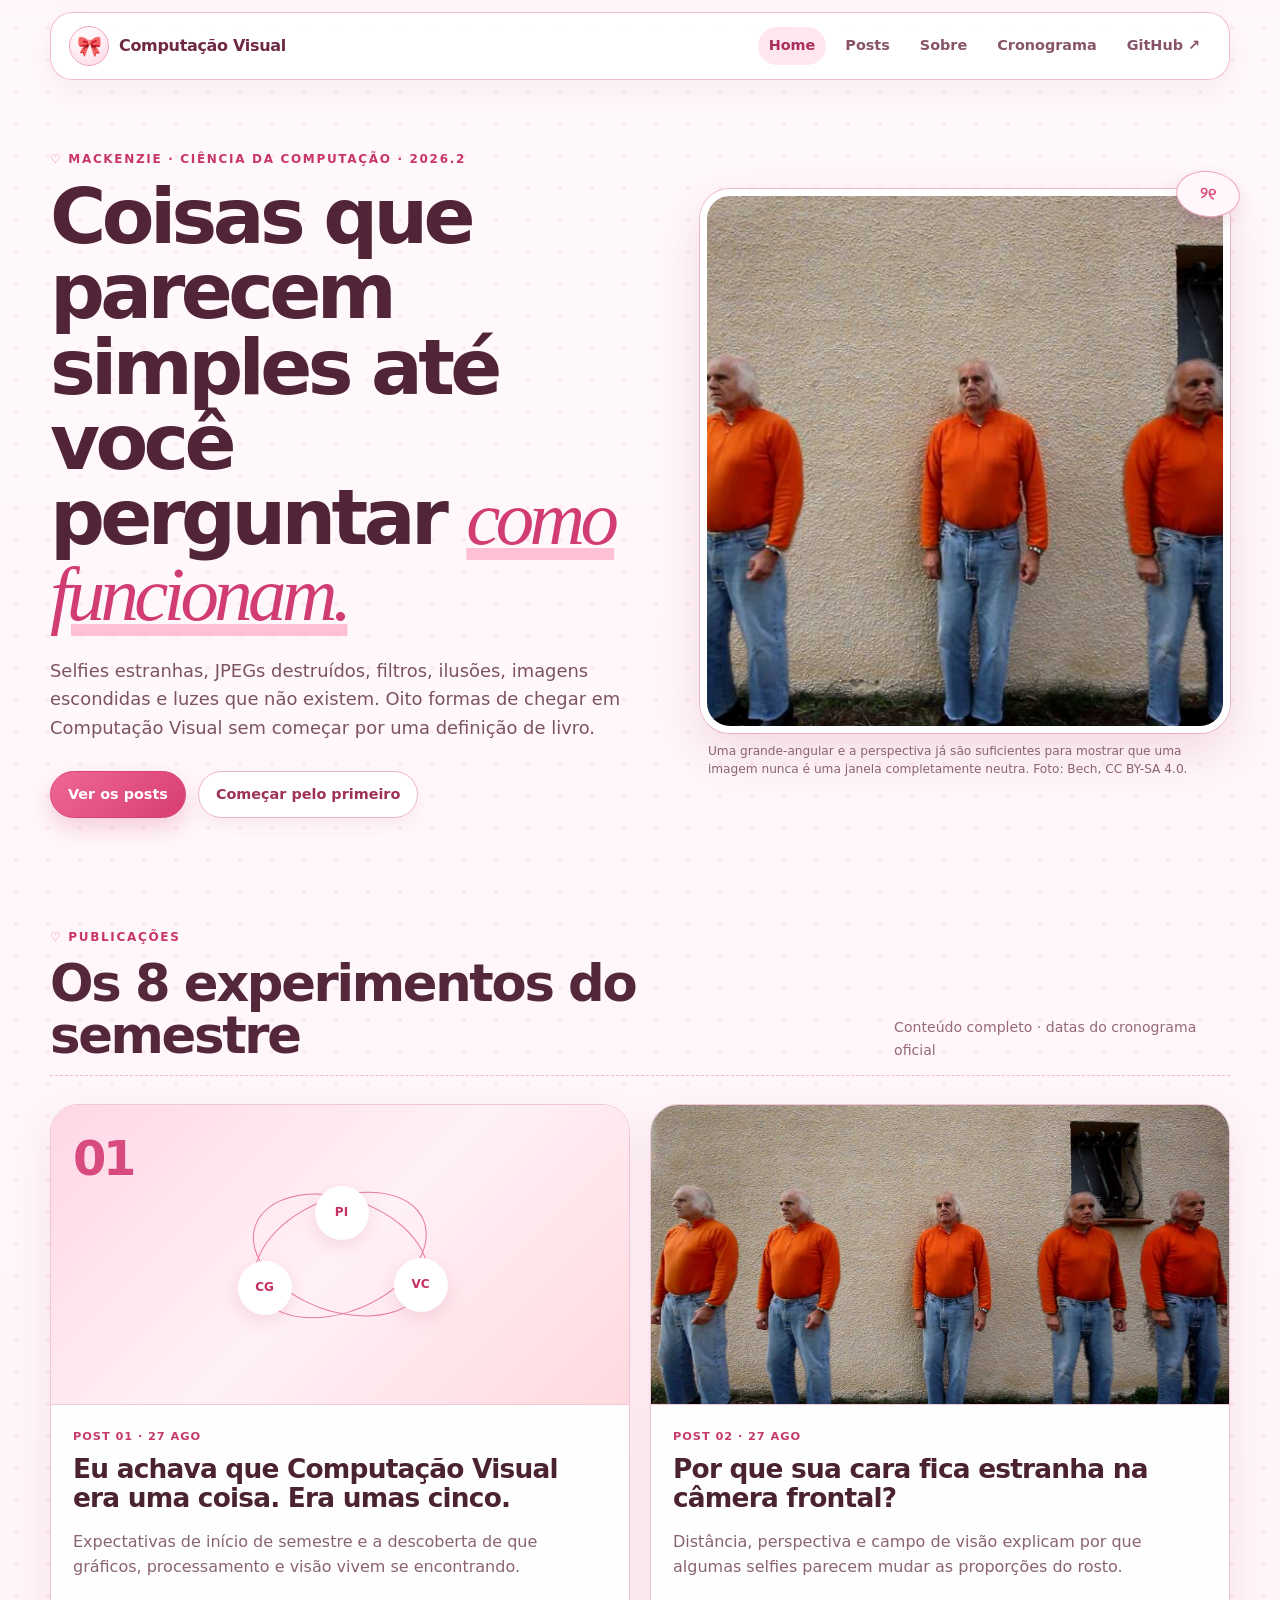
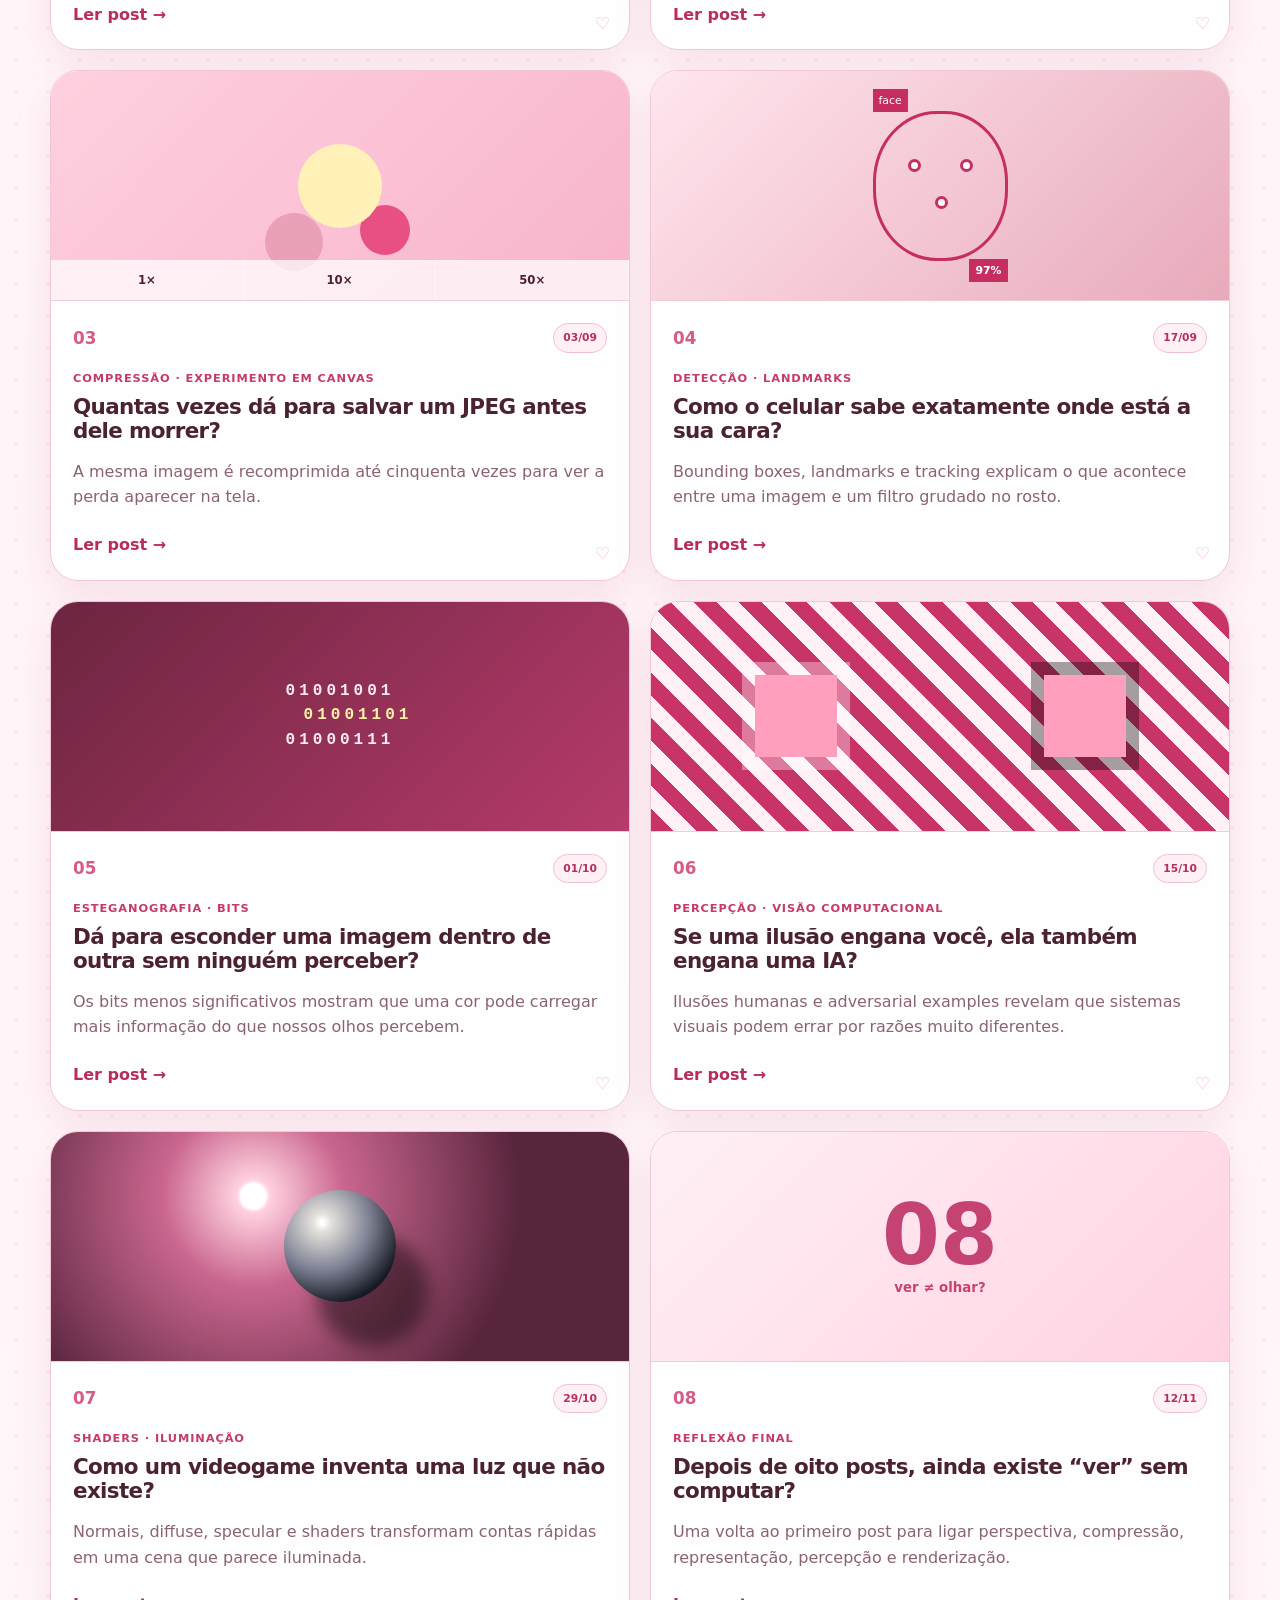
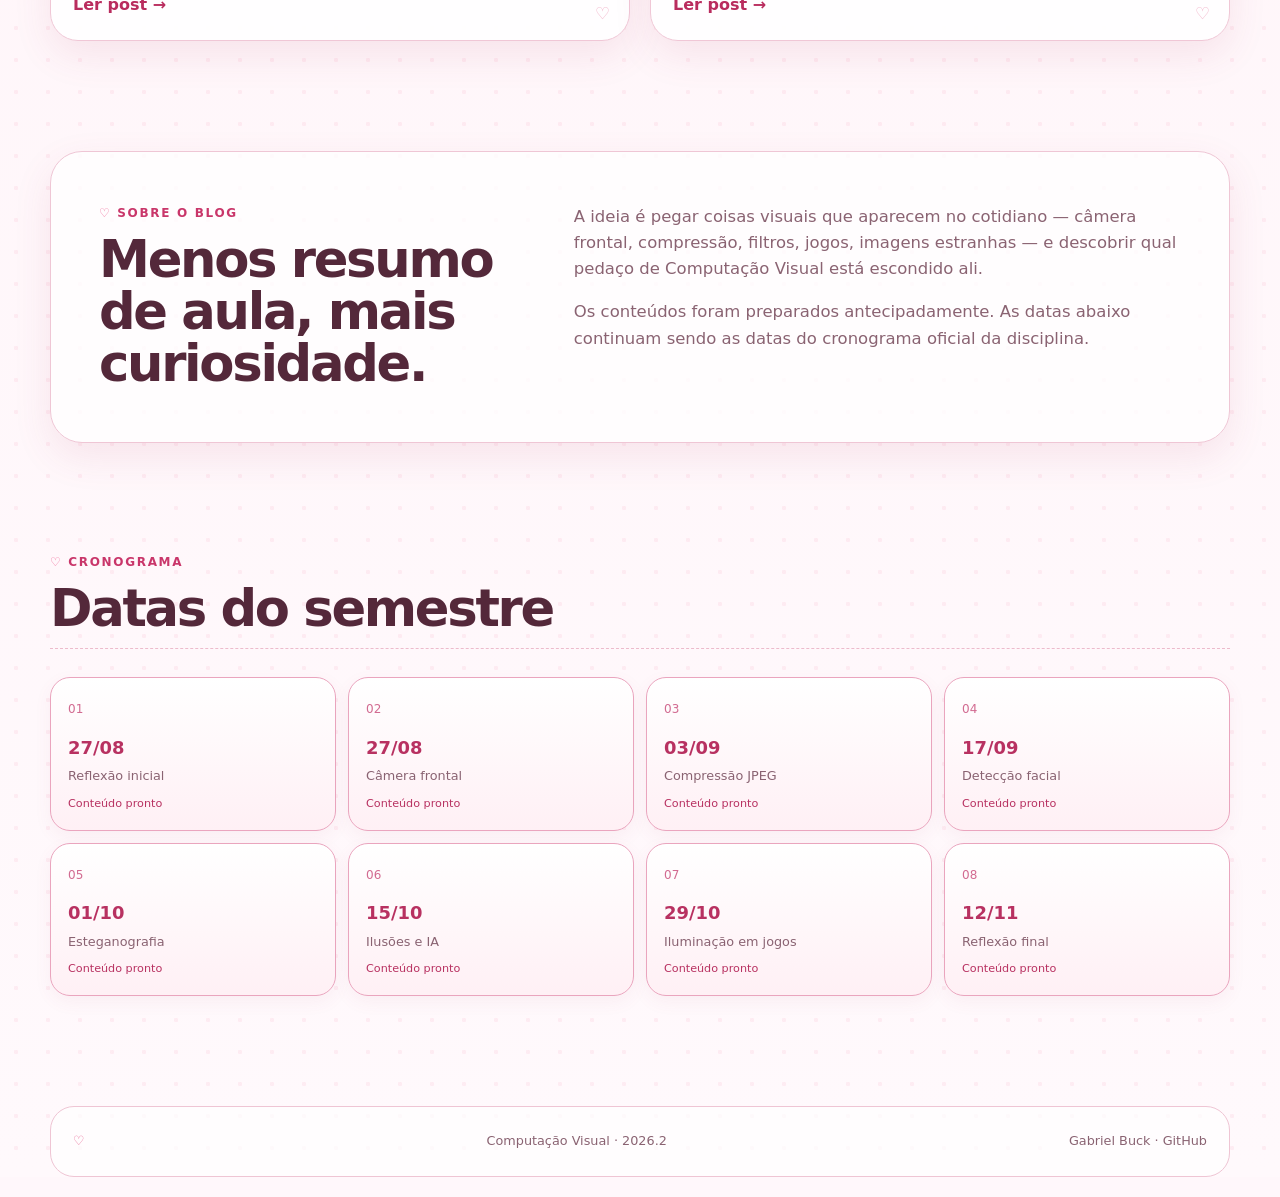
<file: index.html>
<!doctype html><html lang="pt-BR"><head><meta charset="utf-8"><meta name="viewport" content="width=device-width,initial-scale=1"><meta name="description" content="Blog de Computação Visual de Gabriel Buck: câmera, JPEG, visão computacional, esteganografia, percepção e gráficos."><meta name="theme-color" content="#f6f5f1"><link rel="canonical" href="https://gabrielbuck.github.io/comp_visual/"><meta property="og:type" content="website"><meta property="og:locale" content="pt_BR"><meta property="og:title" content="Computação Visual · Gabriel Buck"><meta property="og:description" content="Oito explorações sobre as escolhas computacionais escondidas no que a gente vê."><meta property="og:url" content="https://gabrielbuck.github.io/comp_visual/"><title>Computação Visual · Gabriel Buck</title><link rel="stylesheet" href="assets/css/style.css?v=20260901-final"></head><body><a class="skip-link" href="#conteudo">Pular para o conteúdo</a><header class="site-header"><a class="brand" href="index.html" aria-label="Computação Visual — página inicial"><span class="brand-mark">CV</span><span>Computação Visual</span></a><nav class="nav"><a aria-current="page" href="index.html">Home</a><a href="#posts">Posts</a><a href="#sobre">Sobre</a><a href="#cronograma">Cronograma</a><a href="https://github.com/GabrielBuck/comp_visual">GitHub ↗</a></nav></header><main id="conteudo"><section class="hero editorial-hero"><div class="hero-copy"><p class="eyebrow">Mackenzie · Ciência da Computação · 2026.2</p><h1>Coisas que parecem simples até você perguntar <em>como funcionam.</em></h1><p class="hero-text">Selfies estranhas, JPEGs destruídos, filtros, ilusões, imagens escondidas e luzes que não existem. Oito formas de chegar em Computação Visual sem começar por uma definição de livro.</p><div class="hero-actions"><a class="button primary" href="#posts">Ver os posts</a><a class="button secondary" href="posts/01-computacao-visual.html">Começar pelo primeiro</a></div></div><figure class="hero-image"><img src="assets/images/post-02/perspectiva-grande-angular.jpg" alt="Cinco posições da mesma pessoa fotografada com lente grande-angular" width="960" height="544"><figcaption>Uma grande-angular e a perspectiva já são suficientes para mostrar que uma imagem nunca é uma janela completamente neutra. Foto: Bech, CC BY-SA 4.0.</figcaption></figure></section><section class="section" id="posts"><div class="section-heading"><div><p class="eyebrow">Publicações</p><h2>Os 8 experimentos do semestre</h2></div><p class="section-note">Conteúdo completo · datas do cronograma oficial</p></div><div class="featured-grid"><article class="featured-post"><div class="cover abstract-cover"><span class="cover-kicker">01</span><div class="cover-orbits"><i>CG</i><i>PI</i><i>VC</i></div></div><div class="post-content"><p class="post-meta">Post 01 · 27 ago</p><h3><a href="posts/01-computacao-visual.html">Eu achava que Computação Visual era uma coisa. Era umas cinco.</a></h3><p>Expectativas de início de semestre e a descoberta de que gráficos, processamento e visão vivem se encontrando.</p><a class="text-link" href="posts/01-computacao-visual.html">Ler post →</a></div></article><article class="featured-post"><img class="cover" src="assets/images/post-02/perspectiva-grande-angular.jpg" alt="Pessoa fotografada em diferentes pontos de uma lente grande-angular"><div class="post-content"><p class="post-meta">Post 02 · 27 ago</p><h3><a href="posts/02-camera-frontal-perspectiva.html">Por que sua cara fica estranha na câmera frontal?</a></h3><p>Distância, perspectiva e campo de visão explicam por que algumas selfies parecem mudar as proporções do rosto.</p><a class="text-link" href="posts/02-camera-frontal-perspectiva.html">Ler post →</a></div></article></div><div class="posts-grid"><article class="post-card"><div class="card-image planned-visual jpeg-visual"><span>1×</span><span>10×</span><span>50×</span></div><div class="card-body"><div class="card-top"><span class="post-number">03</span><span class="pill published">03/09</span></div><p class="post-meta">Compressão · experimento em canvas</p><h3><a href="posts/03-jpeg-recompressao.html">Quantas vezes dá para salvar um JPEG antes dele morrer?</a></h3><p>A mesma imagem é recomprimida até cinquenta vezes para ver a perda aparecer na tela.</p><a class="text-link" href="posts/03-jpeg-recompressao.html">Ler post →</a></div></article><article class="post-card"><div class="card-image planned-visual detection-preview"><div class="face-box"><span>face</span><b>97%</b><i></i><i></i><i></i></div></div><div class="card-body"><div class="card-top"><span class="post-number">04</span><span class="pill published">17/09</span></div><p class="post-meta">Detecção · landmarks</p><h3><a href="posts/04-deteccao-facial.html">Como o celular sabe exatamente onde está a sua cara?</a></h3><p>Bounding boxes, landmarks e tracking explicam o que acontece entre uma imagem e um filtro grudado no rosto.</p><a class="text-link" href="posts/04-deteccao-facial.html">Ler post →</a></div></article><article class="post-card"><div class="card-image planned-visual bits-visual"><span>01001001</span><span>01001101</span><span>01000111</span></div><div class="card-body"><div class="card-top"><span class="post-number">05</span><span class="pill published">01/10</span></div><p class="post-meta">Esteganografia · bits</p><h3><a href="posts/05-esteganografia.html">Dá para esconder uma imagem dentro de outra sem ninguém perceber?</a></h3><p>Os bits menos significativos mostram que uma cor pode carregar mais informação do que nossos olhos percebem.</p><a class="text-link" href="posts/05-esteganografia.html">Ler post →</a></div></article><article class="post-card"><div class="card-image planned-visual illusion-visual"><span></span><span></span></div><div class="card-body"><div class="card-top"><span class="post-number">06</span><span class="pill published">15/10</span></div><p class="post-meta">Percepção · visão computacional</p><h3><a href="posts/06-ilusoes-ia.html">Se uma ilusão engana você, ela também engana uma IA?</a></h3><p>Ilusões humanas e adversarial examples revelam que sistemas visuais podem errar por razões muito diferentes.</p><a class="text-link" href="posts/06-ilusoes-ia.html">Ler post →</a></div></article><article class="post-card"><div class="card-image planned-visual light-visual"><span></span></div><div class="card-body"><div class="card-top"><span class="post-number">07</span><span class="pill published">29/10</span></div><p class="post-meta">Shaders · iluminação</p><h3><a href="posts/07-iluminacao-shaders.html">Como um videogame inventa uma luz que não existe?</a></h3><p>Normais, diffuse, specular e shaders transformam contas rápidas em uma cena que parece iluminada.</p><a class="text-link" href="posts/07-iluminacao-shaders.html">Ler post →</a></div></article><article class="post-card"><div class="card-image planned-visual final-cover"><span>08</span><small>ver ≠ olhar?</small></div><div class="card-body"><div class="card-top"><span class="post-number">08</span><span class="pill published">12/11</span></div><p class="post-meta">Reflexão final</p><h3><a href="posts/08-reflexao-final.html">Depois de oito posts, ainda existe “ver” sem computar?</a></h3><p>Uma volta ao primeiro post para ligar perspectiva, compressão, representação, percepção e renderização.</p><a class="text-link" href="posts/08-reflexao-final.html">Ler post →</a></div></article></div></section><section class="section about-section" id="sobre"><div><p class="eyebrow">Sobre o blog</p><h2>Menos resumo de aula, mais curiosidade.</h2></div><div class="prose-lite"><p>A ideia é pegar coisas visuais que aparecem no cotidiano — câmera frontal, compressão, filtros, jogos, imagens estranhas — e descobrir qual pedaço de Computação Visual está escondido ali.</p><p>Os conteúdos foram preparados antecipadamente. As datas abaixo continuam sendo as datas do cronograma oficial da disciplina.</p></div></section><section class="section" id="cronograma"><div class="section-heading"><div><p class="eyebrow">Cronograma</p><h2>Datas do semestre</h2></div></div><div class="timeline"><div class="timeline-item done"><span>01</span><strong>27/08</strong><p>Reflexão inicial</p><small>Conteúdo pronto</small></div><div class="timeline-item done"><span>02</span><strong>27/08</strong><p>Câmera frontal</p><small>Conteúdo pronto</small></div><div class="timeline-item done"><span>03</span><strong>03/09</strong><p>Compressão JPEG</p><small>Conteúdo pronto</small></div><div class="timeline-item done"><span>04</span><strong>17/09</strong><p>Detecção facial</p><small>Conteúdo pronto</small></div><div class="timeline-item done"><span>05</span><strong>01/10</strong><p>Esteganografia</p><small>Conteúdo pronto</small></div><div class="timeline-item done"><span>06</span><strong>15/10</strong><p>Ilusões e IA</p><small>Conteúdo pronto</small></div><div class="timeline-item done"><span>07</span><strong>29/10</strong><p>Iluminação em jogos</p><small>Conteúdo pronto</small></div><div class="timeline-item done"><span>08</span><strong>12/11</strong><p>Reflexão final</p><small>Conteúdo pronto</small></div></div></section></main><footer class="footer"><p><a href="index.html">Computação Visual</a> · 2026.2</p><p>Gabriel Buck · <a href="https://github.com/GabrielBuck/comp_visual">GitHub</a></p></footer></body></html>
</file>
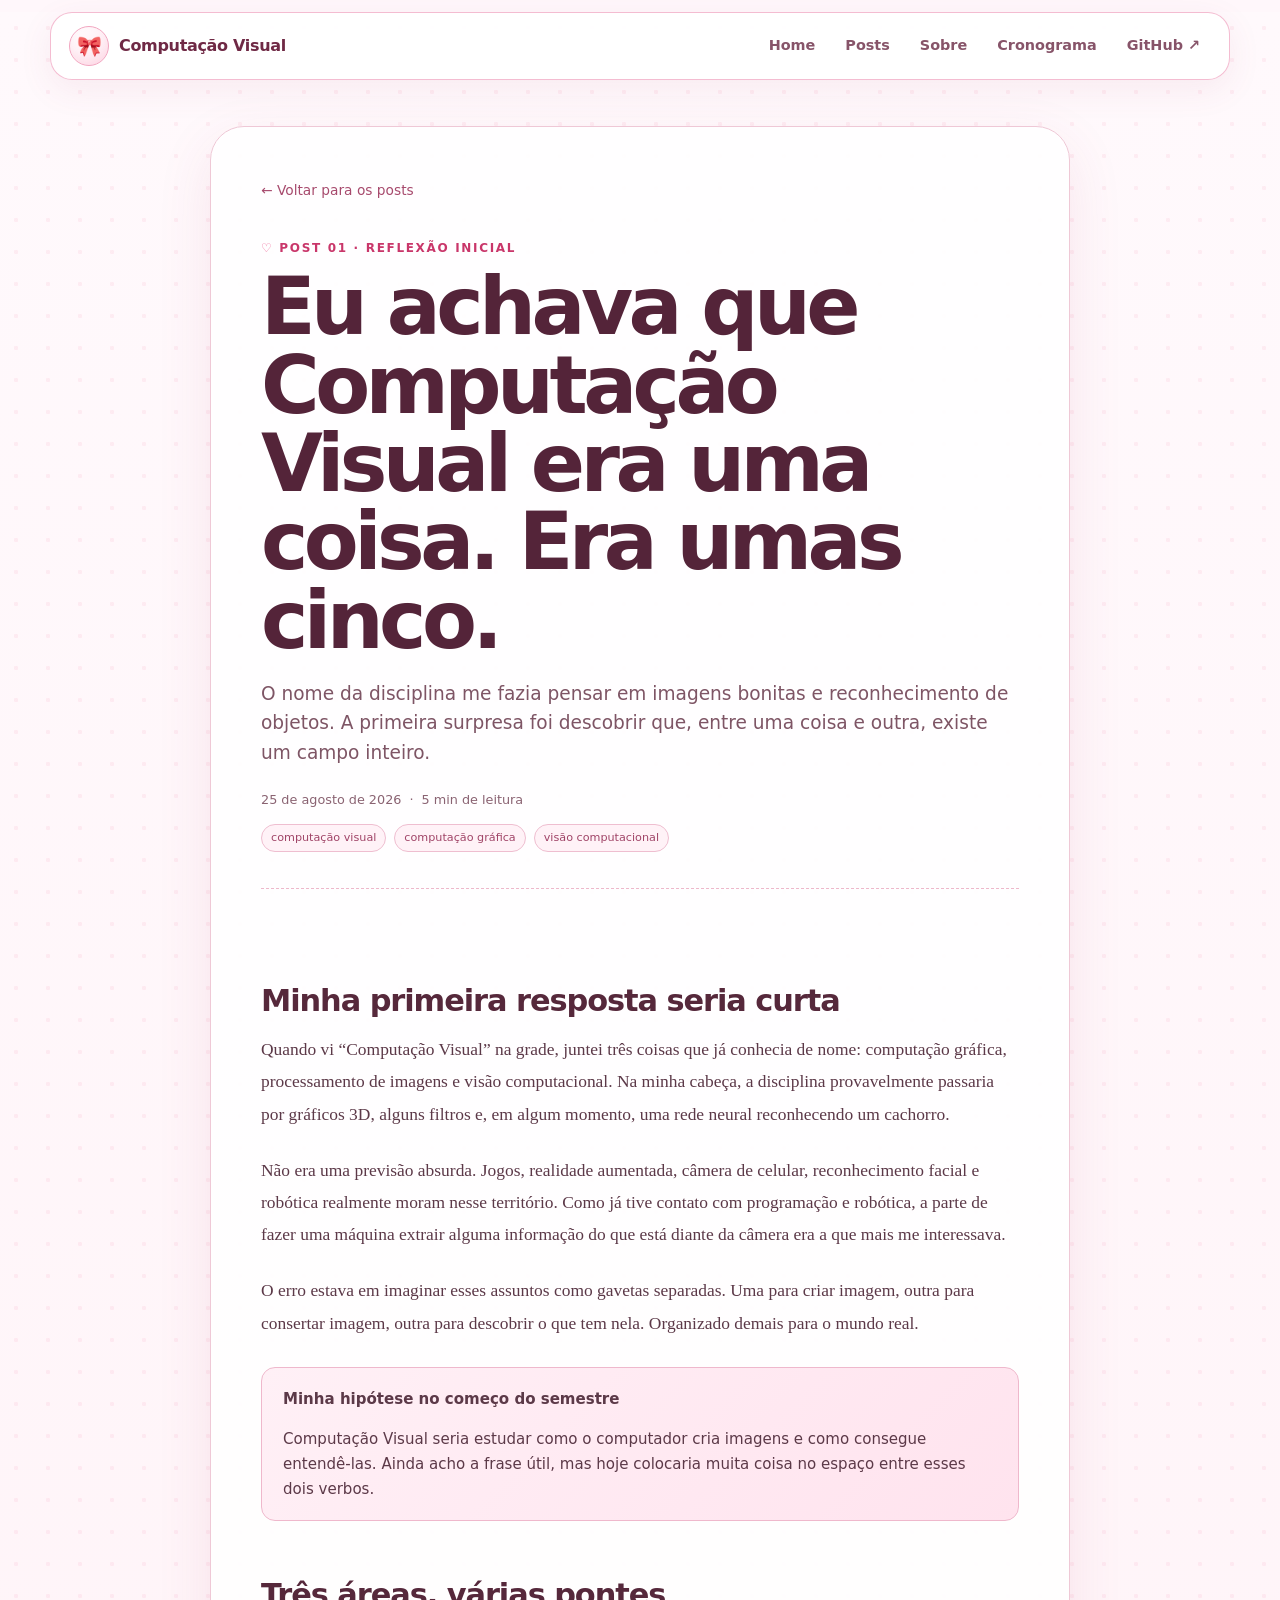
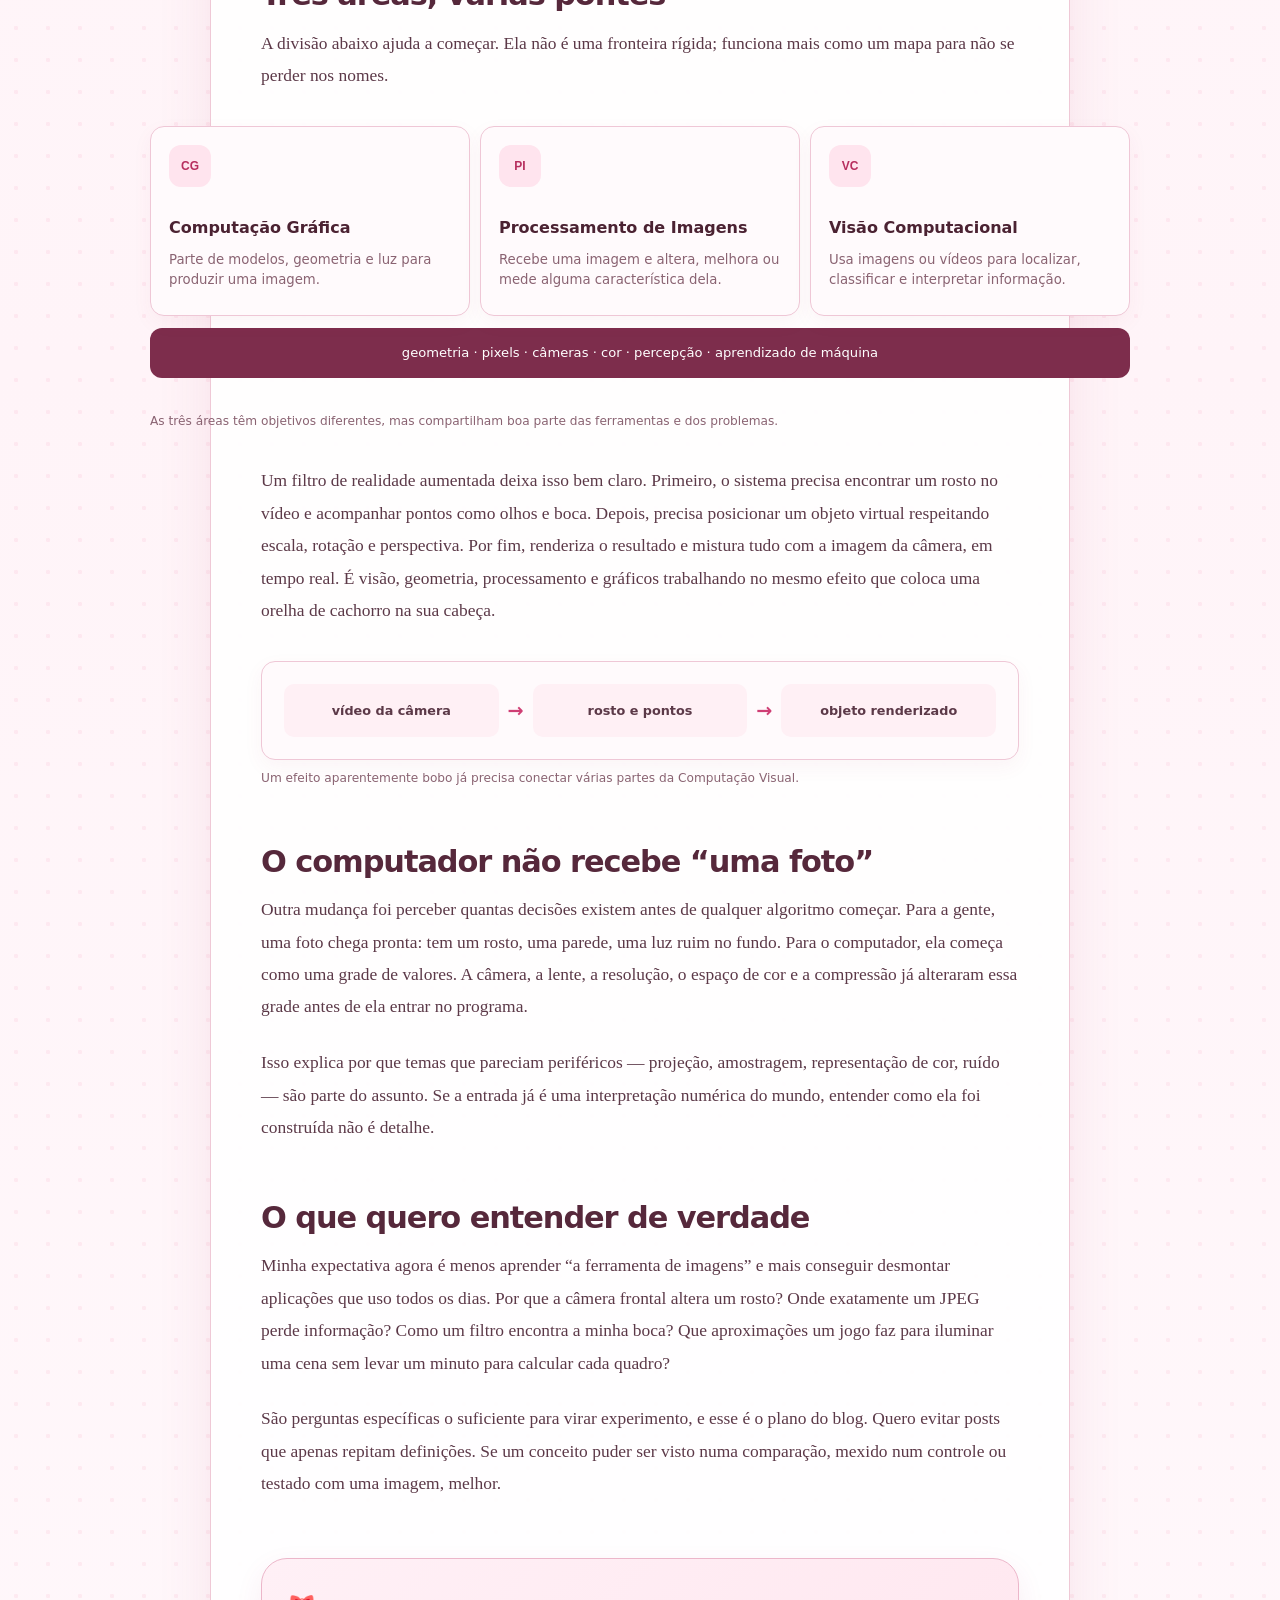
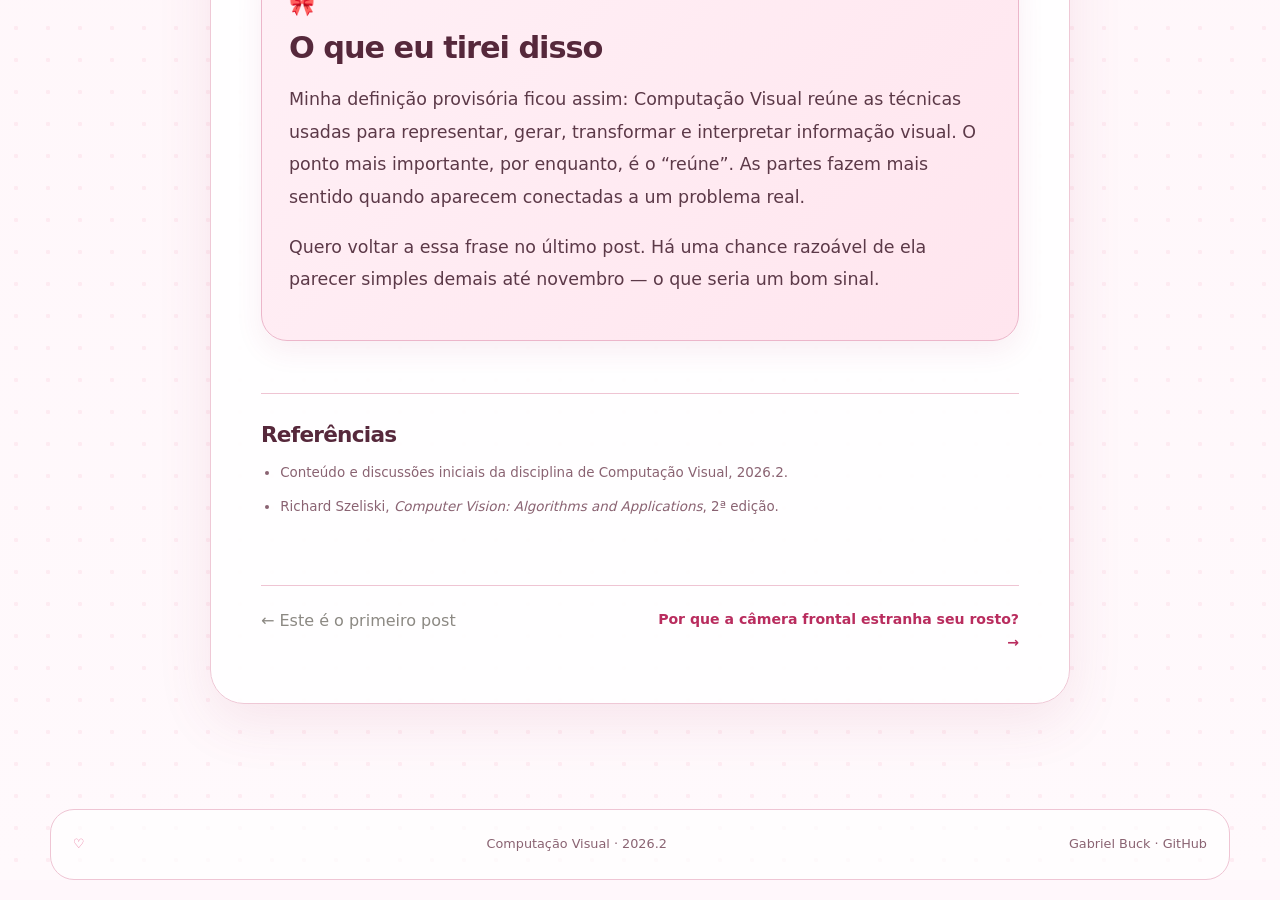
<file: posts/01-computacao-visual.html>
<!doctype html><html lang="pt-BR"><head><meta charset="utf-8"><meta name="viewport" content="width=device-width,initial-scale=1"><meta name="description" content="Uma reflexão pessoal sobre o que eu esperava da disciplina de Computação Visual e o que entendi que vamos estudar no semestre."><meta name="theme-color" content="#f6f5f1"><link rel="canonical" href="https://gabrielbuck.github.io/comp_visual/posts/01-computacao-visual.html"><meta property="og:type" content="article"><meta property="og:title" content="Eu achava que Computação Visual era uma coisa. Era umas cinco."><meta property="og:description" content="O que eu esperava da disciplina e como gráficos, processamento de imagens e visão computacional acabaram se conectando."><meta property="og:url" content="https://gabrielbuck.github.io/comp_visual/posts/01-computacao-visual.html"><title>Eu achava que Computação Visual era uma coisa. Era umas cinco. · Computação Visual</title><link rel="stylesheet" href="../assets/css/style.css?v=20260901-final"></head><body><a class="skip-link" href="#conteudo">Pular para o conteúdo</a><header class="site-header"><a class="brand" href="../index.html"><span class="brand-mark">CV</span><span>Computação Visual</span></a><nav class="nav"><a href="../index.html">Home</a><a href="../index.html#posts">Posts</a><a href="../index.html#sobre">Sobre</a><a href="../index.html#cronograma">Cronograma</a><a href="https://github.com/GabrielBuck/comp_visual">GitHub ↗</a></nav></header><main id="conteudo" class="article-shell"><article><header class="article-header"><a class="back-link" href="../index.html#posts">← Voltar para os posts</a><p class="eyebrow">Post 01 · reflexão inicial</p><h1>Eu achava que Computação Visual era uma coisa. Era umas cinco.</h1><p class="article-lead">O nome da disciplina me fazia pensar em imagens bonitas e reconhecimento de objetos. A primeira surpresa foi descobrir que, entre uma coisa e outra, existe um campo inteiro.</p><div class="article-meta"><time datetime="2026-08-25">25 de agosto de 2026</time><span>·</span><span>5 min de leitura</span></div><ul class="tag-list"><li>computação visual</li><li>computação gráfica</li><li>visão computacional</li></ul></header><div class="article-body"><h2>Minha primeira resposta seria curta</h2><p>Quando vi “Computação Visual” na grade, juntei três coisas que já conhecia de nome: computação gráfica, processamento de imagens e visão computacional. Na minha cabeça, a disciplina provavelmente passaria por gráficos 3D, alguns filtros e, em algum momento, uma rede neural reconhecendo um cachorro.</p><p>Não era uma previsão absurda. Jogos, realidade aumentada, câmera de celular, reconhecimento facial e robótica realmente moram nesse território. Como já tive contato com programação e robótica, a parte de fazer uma máquina extrair alguma informação do que está diante da câmera era a que mais me interessava.</p><p>O erro estava em imaginar esses assuntos como gavetas separadas. Uma para criar imagem, outra para consertar imagem, outra para descobrir o que tem nela. Organizado demais para o mundo real.</p><div class="callout"><strong>Minha hipótese no começo do semestre</strong><p>Computação Visual seria estudar como o computador cria imagens e como consegue entendê-las. Ainda acho a frase útil, mas hoje colocaria muita coisa no espaço entre esses dois verbos.</p></div><h2>Três áreas, várias pontes</h2><p>A divisão abaixo ajuda a começar. Ela não é uma fronteira rígida; funciona mais como um mapa para não se perder nos nomes.</p><figure class="article-figure wide-figure"><div class="concept-map"><div class="concept"><span class="concept-code">CG</span><strong>Computação Gráfica</strong><p>Parte de modelos, geometria e luz para produzir uma imagem.</p></div><div class="concept"><span class="concept-code">PI</span><strong>Processamento de Imagens</strong><p>Recebe uma imagem e altera, melhora ou mede alguma característica dela.</p></div><div class="concept"><span class="concept-code">VC</span><strong>Visão Computacional</strong><p>Usa imagens ou vídeos para localizar, classificar e interpretar informação.</p></div></div><div class="connection-strip">geometria · pixels · câmeras · cor · percepção · aprendizado de máquina</div><figcaption>As três áreas têm objetivos diferentes, mas compartilham boa parte das ferramentas e dos problemas.</figcaption></figure><p>Um filtro de realidade aumentada deixa isso bem claro. Primeiro, o sistema precisa encontrar um rosto no vídeo e acompanhar pontos como olhos e boca. Depois, precisa posicionar um objeto virtual respeitando escala, rotação e perspectiva. Por fim, renderiza o resultado e mistura tudo com a imagem da câmera, em tempo real. É visão, geometria, processamento e gráficos trabalhando no mesmo efeito que coloca uma orelha de cachorro na sua cabeça.</p><figure class="article-figure"><div class="process-flow"><span>vídeo da câmera</span><b>→</b><span>rosto e pontos</span><b>→</b><span>objeto renderizado</span></div><figcaption>Um efeito aparentemente bobo já precisa conectar várias partes da Computação Visual.</figcaption></figure><h2>O computador não recebe “uma foto”</h2><p>Outra mudança foi perceber quantas decisões existem antes de qualquer algoritmo começar. Para a gente, uma foto chega pronta: tem um rosto, uma parede, uma luz ruim no fundo. Para o computador, ela começa como uma grade de valores. A câmera, a lente, a resolução, o espaço de cor e a compressão já alteraram essa grade antes de ela entrar no programa.</p><p>Isso explica por que temas que pareciam periféricos — projeção, amostragem, representação de cor, ruído — são parte do assunto. Se a entrada já é uma interpretação numérica do mundo, entender como ela foi construída não é detalhe.</p><h2>O que quero entender de verdade</h2><p>Minha expectativa agora é menos aprender “a ferramenta de imagens” e mais conseguir desmontar aplicações que uso todos os dias. Por que a câmera frontal altera um rosto? Onde exatamente um JPEG perde informação? Como um filtro encontra a minha boca? Que aproximações um jogo faz para iluminar uma cena sem levar um minuto para calcular cada quadro?</p><p>São perguntas específicas o suficiente para virar experimento, e esse é o plano do blog. Quero evitar posts que apenas repitam definições. Se um conceito puder ser visto numa comparação, mexido num controle ou testado com uma imagem, melhor.</p><section class="takeaway"><h2>O que eu tirei disso</h2><p>Minha definição provisória ficou assim: Computação Visual reúne as técnicas usadas para representar, gerar, transformar e interpretar informação visual. O ponto mais importante, por enquanto, é o “reúne”. As partes fazem mais sentido quando aparecem conectadas a um problema real.</p><p>Quero voltar a essa frase no último post. Há uma chance razoável de ela parecer simples demais até novembro — o que seria um bom sinal.</p></section><section class="references"><h2>Referências</h2><ul><li>Conteúdo e discussões iniciais da disciplina de Computação Visual, 2026.2.</li><li>Richard Szeliski, <cite>Computer Vision: Algorithms and Applications</cite>, 2ª edição.</li></ul></section></div><nav class="post-nav"><span class="disabled">← Este é o primeiro post</span><a href="02-camera-frontal-perspectiva.html">Por que a câmera frontal estranha seu rosto? →</a></nav></article></main><footer class="footer"><p><a href="../index.html">Computação Visual</a> · 2026.2</p><p>Gabriel Buck · <a href="https://github.com/GabrielBuck/comp_visual">GitHub</a></p></footer></body></html>
</file>
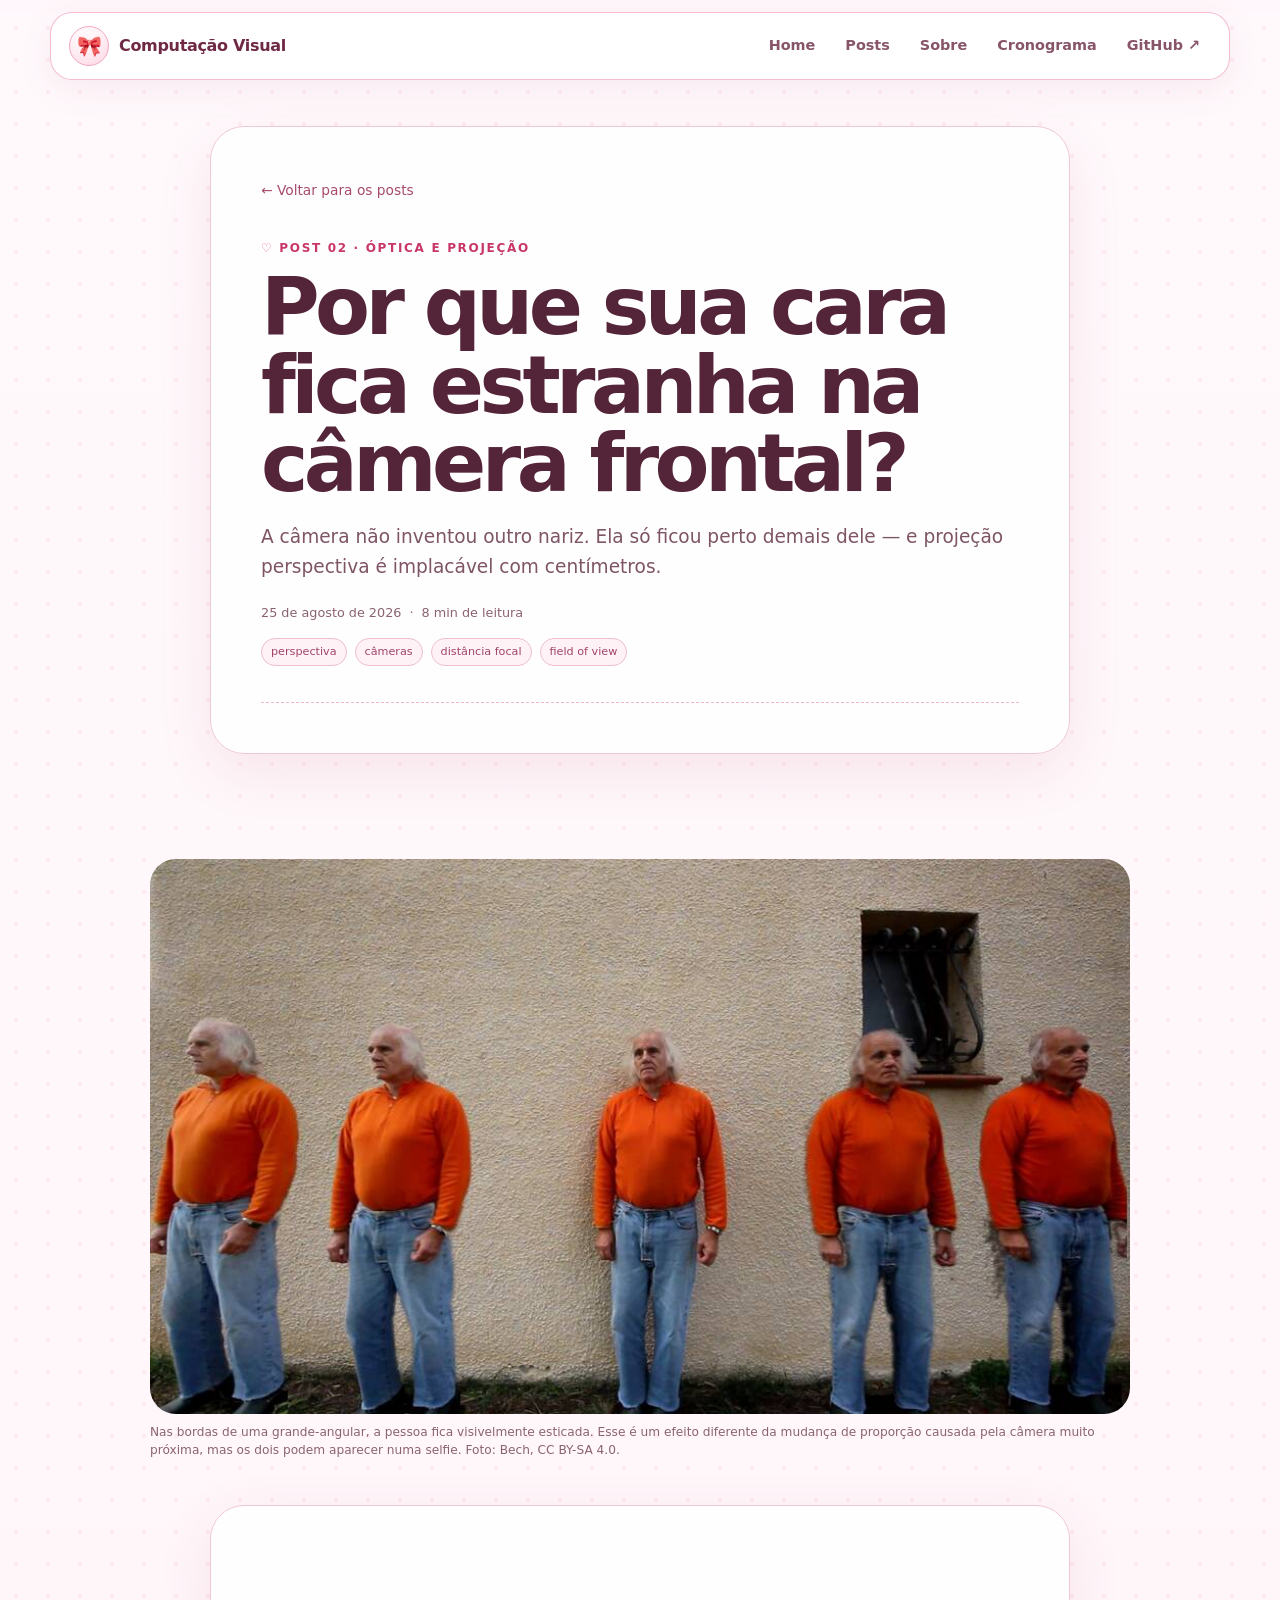
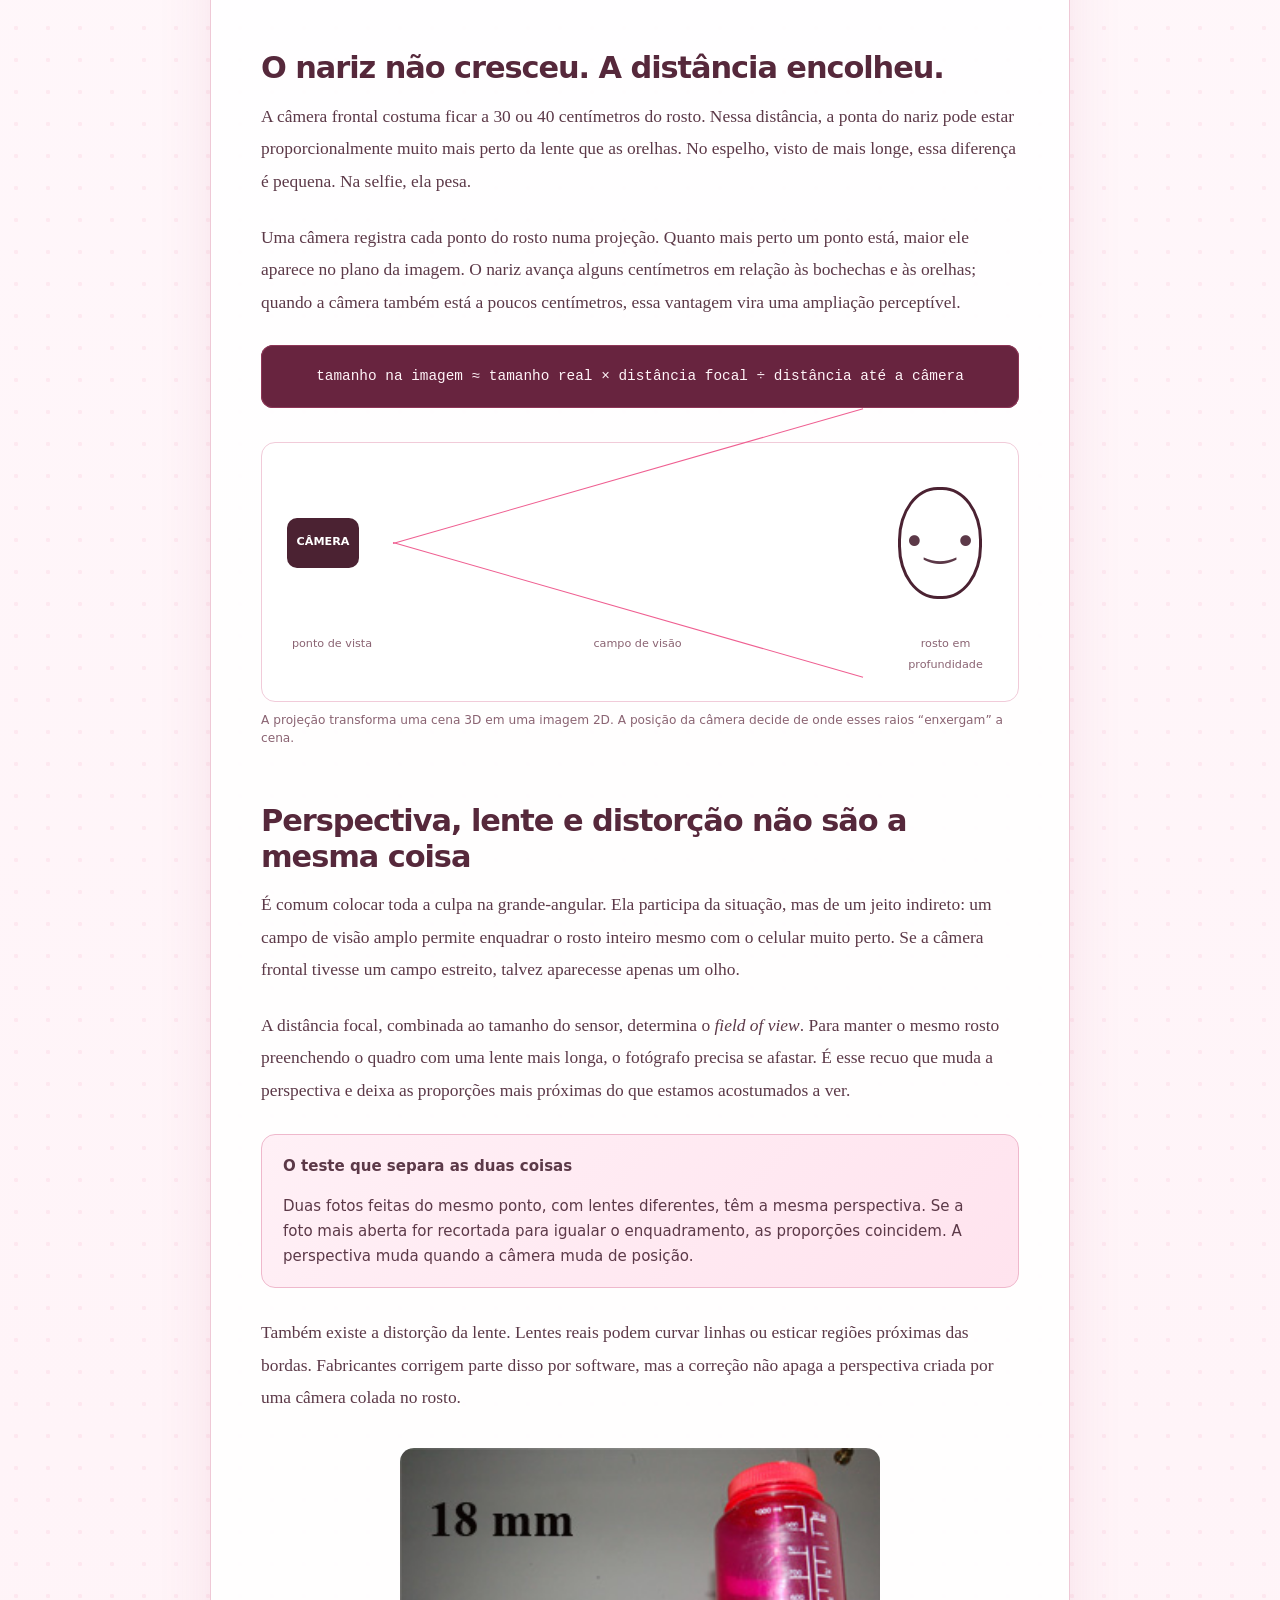
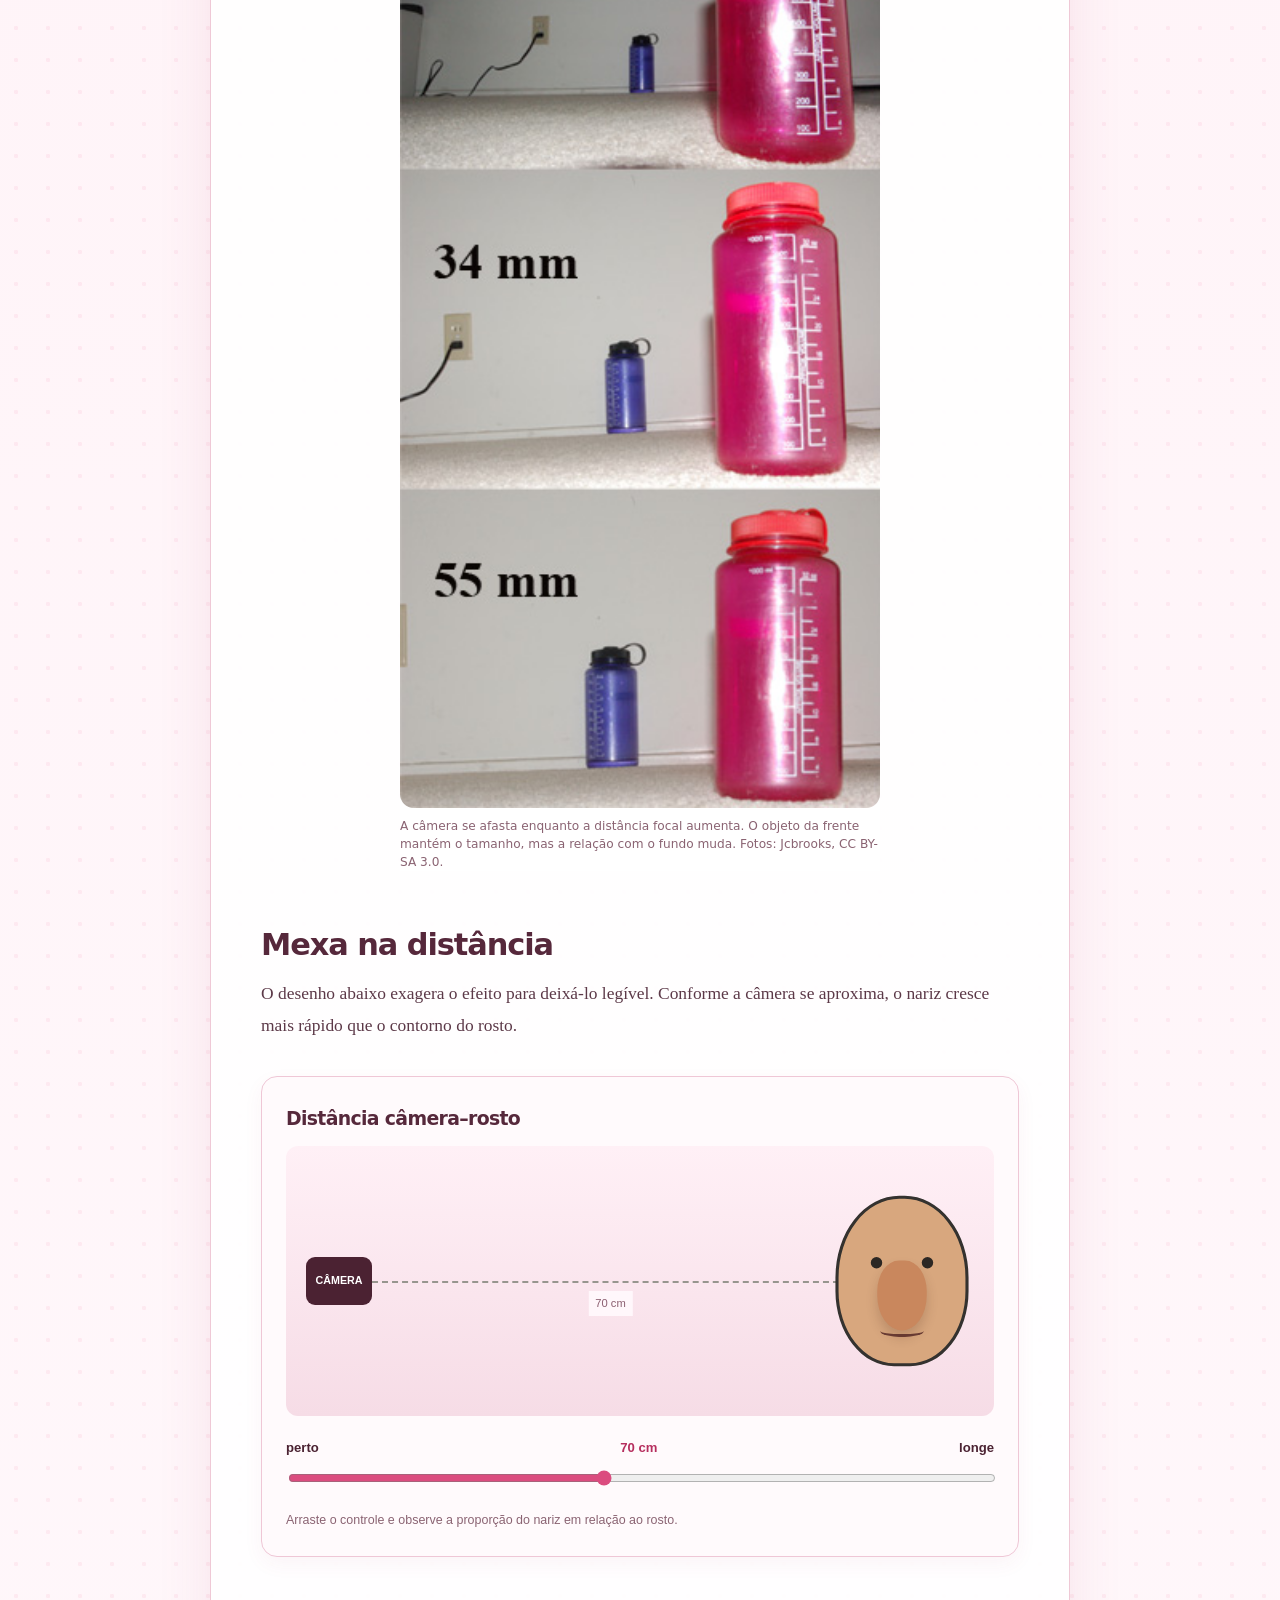
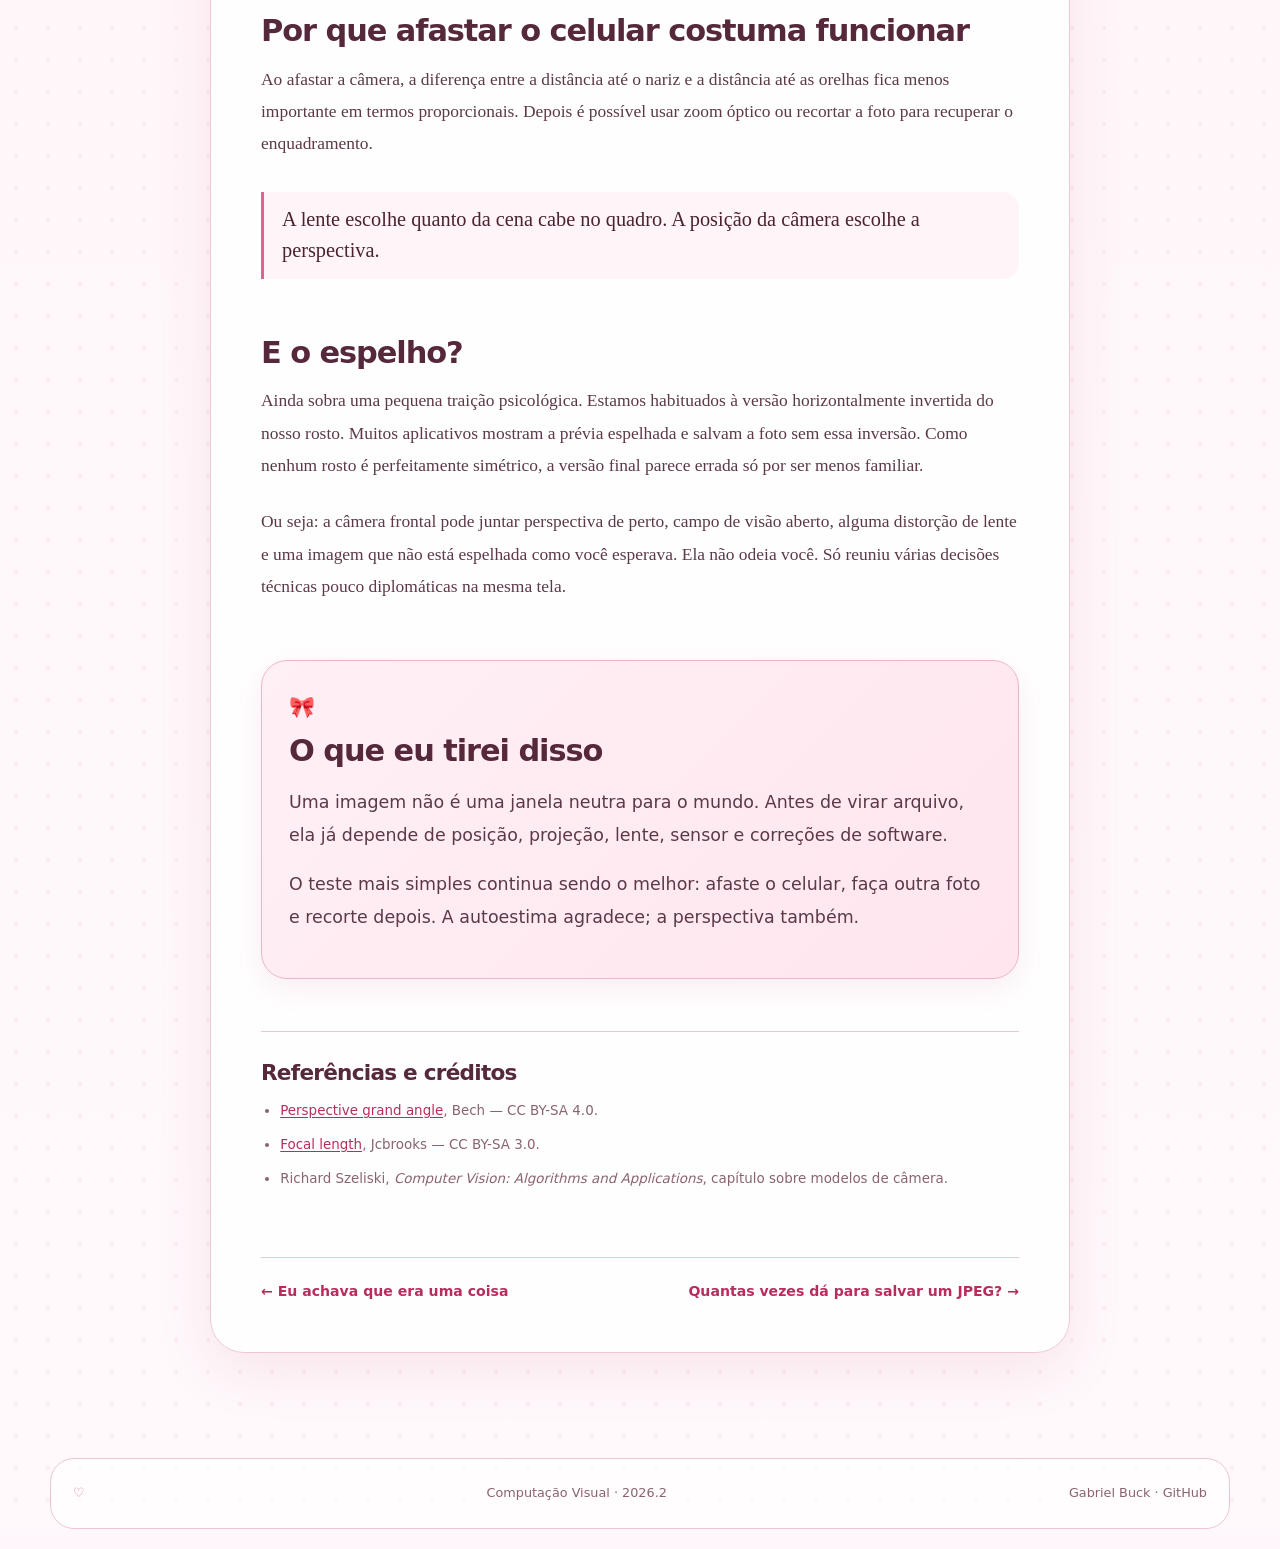
<file: posts/02-camera-frontal-perspectiva.html>
<!doctype html><html lang="pt-BR"><head><meta charset="utf-8"><meta name="viewport" content="width=device-width,initial-scale=1"><meta name="description" content="Por que o rosto parece diferente na câmera frontal? Uma explicação visual sobre perspectiva, distância, grande-angular, distância focal e campo de visão."><meta name="theme-color" content="#f6f5f1"><link rel="canonical" href="https://gabrielbuck.github.io/comp_visual/posts/02-camera-frontal-perspectiva.html"><meta property="og:type" content="article"><meta property="og:title" content="Por que sua cara fica estranha na câmera frontal?"><meta property="og:description" content="Distância, perspectiva e campo de visão explicam por que algumas selfies mudam as proporções do rosto."><meta property="og:url" content="https://gabrielbuck.github.io/comp_visual/posts/02-camera-frontal-perspectiva.html"><meta property="og:image" content="https://gabrielbuck.github.io/comp_visual/assets/images/post-02/perspectiva-grande-angular.jpg"><title>Por que sua cara fica estranha na câmera frontal? · Computação Visual</title><link rel="stylesheet" href="../assets/css/style.css?v=20260901-final"></head><body><a class="skip-link" href="#conteudo">Pular para o conteúdo</a><header class="site-header"><a class="brand" href="../index.html"><span class="brand-mark">CV</span><span>Computação Visual</span></a><nav class="nav"><a href="../index.html">Home</a><a href="../index.html#posts">Posts</a><a href="../index.html#sobre">Sobre</a><a href="../index.html#cronograma">Cronograma</a><a href="https://github.com/GabrielBuck/comp_visual">GitHub ↗</a></nav></header><main id="conteudo"><div class="article-shell"><article><header class="article-header"><a class="back-link" href="../index.html#posts">← Voltar para os posts</a><p class="eyebrow">Post 02 · óptica e projeção</p><h1>Por que sua cara fica estranha na câmera frontal?</h1><p class="article-lead">A câmera não inventou outro nariz. Ela só ficou perto demais dele — e projeção perspectiva é implacável com centímetros.</p><div class="article-meta"><time datetime="2026-08-25">25 de agosto de 2026</time><span>·</span><span>8 min de leitura</span></div><ul class="tag-list"><li>perspectiva</li><li>câmeras</li><li>distância focal</li><li>field of view</li></ul></header></article></div><figure class="article-hero"><img src="../assets/images/post-02/perspectiva-grande-angular.jpg" alt="Montagem com a mesma pessoa no centro e nas bordas de uma fotografia feita com lente grande-angular"><figcaption>Nas bordas de uma grande-angular, a pessoa fica visivelmente esticada. Esse é um efeito diferente da mudança de proporção causada pela câmera muito próxima, mas os dois podem aparecer numa selfie. Foto: Bech, CC BY-SA 4.0.</figcaption></figure><div class="article-shell"><article><div class="article-body"><h2>O nariz não cresceu. A distância encolheu.</h2><p>A câmera frontal costuma ficar a 30 ou 40 centímetros do rosto. Nessa distância, a ponta do nariz pode estar proporcionalmente muito mais perto da lente que as orelhas. No espelho, visto de mais longe, essa diferença é pequena. Na selfie, ela pesa.</p><p>Uma câmera registra cada ponto do rosto numa projeção. Quanto mais perto um ponto está, maior ele aparece no plano da imagem. O nariz avança alguns centímetros em relação às bochechas e às orelhas; quando a câmera também está a poucos centímetros, essa vantagem vira uma ampliação perceptível.</p><div class="equation">tamanho na imagem ≈ tamanho real × distância focal ÷ distância até a câmera</div><figure class="article-figure"><div class="projection-diagram"><div class="camera-shape">CÂMERA</div><div class="rays"></div><div class="projection-face">•‿•</div><div class="projection-labels"><span>ponto de vista</span><span>campo de visão</span><span>rosto em profundidade</span></div></div><figcaption>A projeção transforma uma cena 3D em uma imagem 2D. A posição da câmera decide de onde esses raios “enxergam” a cena.</figcaption></figure><h2>Perspectiva, lente e distorção não são a mesma coisa</h2><p>É comum colocar toda a culpa na grande-angular. Ela participa da situação, mas de um jeito indireto: um campo de visão amplo permite enquadrar o rosto inteiro mesmo com o celular muito perto. Se a câmera frontal tivesse um campo estreito, talvez aparecesse apenas um olho.</p><p>A distância focal, combinada ao tamanho do sensor, determina o <em>field of view</em>. Para manter o mesmo rosto preenchendo o quadro com uma lente mais longa, o fotógrafo precisa se afastar. É esse recuo que muda a perspectiva e deixa as proporções mais próximas do que estamos acostumados a ver.</p><div class="callout"><strong>O teste que separa as duas coisas</strong><p>Duas fotos feitas do mesmo ponto, com lentes diferentes, têm a mesma perspectiva. Se a foto mais aberta for recortada para igualar o enquadramento, as proporções coincidem. A perspectiva muda quando a câmera muda de posição.</p></div><p>Também existe a distorção da lente. Lentes reais podem curvar linhas ou esticar regiões próximas das bordas. Fabricantes corrigem parte disso por software, mas a correção não apaga a perspectiva criada por uma câmera colada no rosto.</p><figure class="article-figure comparison-image"><img src="../assets/images/post-02/distancia-focal.jpg" alt="Seis fotografias comparando a mesma cena em diferentes distâncias e distâncias focais"><figcaption>A câmera se afasta enquanto a distância focal aumenta. O objeto da frente mantém o tamanho, mas a relação com o fundo muda. Fotos: Jcbrooks, CC BY-SA 3.0.</figcaption></figure><h2>Mexa na distância</h2><p>O desenho abaixo exagera o efeito para deixá-lo legível. Conforme a câmera se aproxima, o nariz cresce mais rápido que o contorno do rosto.</p><section class="perspective-demo"><h3>Distância câmera–rosto</h3><div class="demo-stage"><div class="demo-camera">CÂMERA</div><div class="demo-distance-line" data-distance="70 cm"></div><div class="demo-face"><span class="demo-nose"></span><span class="demo-mouth"></span></div></div><div class="demo-controls"><label for="distance-range"><span>perto</span><output id="distance-output">70 cm</output><span>longe</span></label><input id="distance-range" type="range" min="30" max="120" value="70"><p class="demo-caption">Arraste o controle e observe a proporção do nariz em relação ao rosto.</p></div></section><h2>Por que afastar o celular costuma funcionar</h2><p>Ao afastar a câmera, a diferença entre a distância até o nariz e a distância até as orelhas fica menos importante em termos proporcionais. Depois é possível usar zoom óptico ou recortar a foto para recuperar o enquadramento.</p><blockquote>A lente escolhe quanto da cena cabe no quadro. A posição da câmera escolhe a perspectiva.</blockquote><h2>E o espelho?</h2><p>Ainda sobra uma pequena traição psicológica. Estamos habituados à versão horizontalmente invertida do nosso rosto. Muitos aplicativos mostram a prévia espelhada e salvam a foto sem essa inversão. Como nenhum rosto é perfeitamente simétrico, a versão final parece errada só por ser menos familiar.</p><p>Ou seja: a câmera frontal pode juntar perspectiva de perto, campo de visão aberto, alguma distorção de lente e uma imagem que não está espelhada como você esperava. Ela não odeia você. Só reuniu várias decisões técnicas pouco diplomáticas na mesma tela.</p><section class="takeaway"><h2>O que eu tirei disso</h2><p>Uma imagem não é uma janela neutra para o mundo. Antes de virar arquivo, ela já depende de posição, projeção, lente, sensor e correções de software.</p><p>O teste mais simples continua sendo o melhor: afaste o celular, faça outra foto e recorte depois. A autoestima agradece; a perspectiva também.</p></section><section class="references"><h2>Referências e créditos</h2><ul><li><a href="https://commons.wikimedia.org/wiki/File:Perspective_grand_angle.jpg">Perspective grand angle</a>, Bech — CC BY-SA 4.0.</li><li><a href="https://commons.wikimedia.org/wiki/File:Focal_length.jpg">Focal length</a>, Jcbrooks — CC BY-SA 3.0.</li><li>Richard Szeliski, <cite>Computer Vision: Algorithms and Applications</cite>, capítulo sobre modelos de câmera.</li></ul></section></div><nav class="post-nav"><a href="01-computacao-visual.html">← Eu achava que era uma coisa</a><a href="03-jpeg-recompressao.html">Quantas vezes dá para salvar um JPEG? →</a></nav></article></div></main><footer class="footer"><p><a href="../index.html">Computação Visual</a> · 2026.2</p><p>Gabriel Buck · <a href="https://github.com/GabrielBuck/comp_visual">GitHub</a></p></footer><script src="../assets/js/perspective-demo.js?v=20260901-final"></script></body></html>
</file>
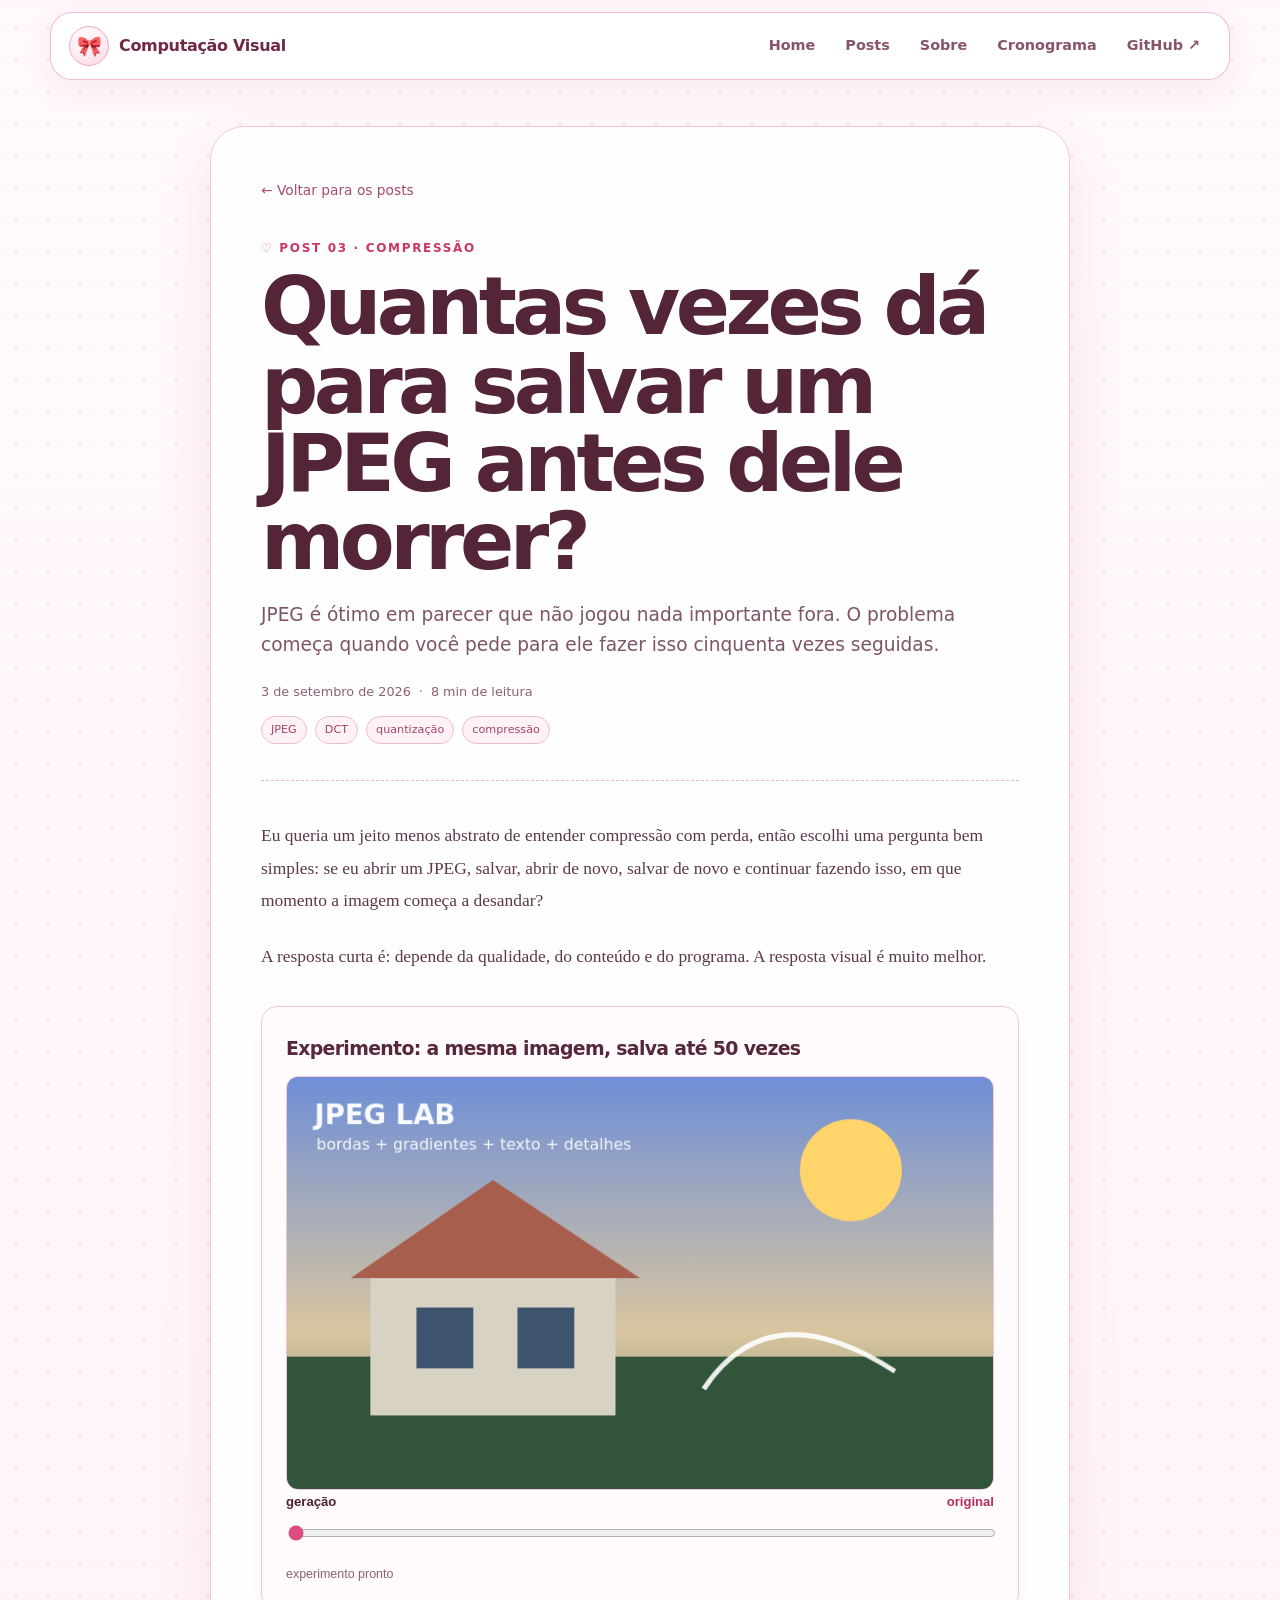
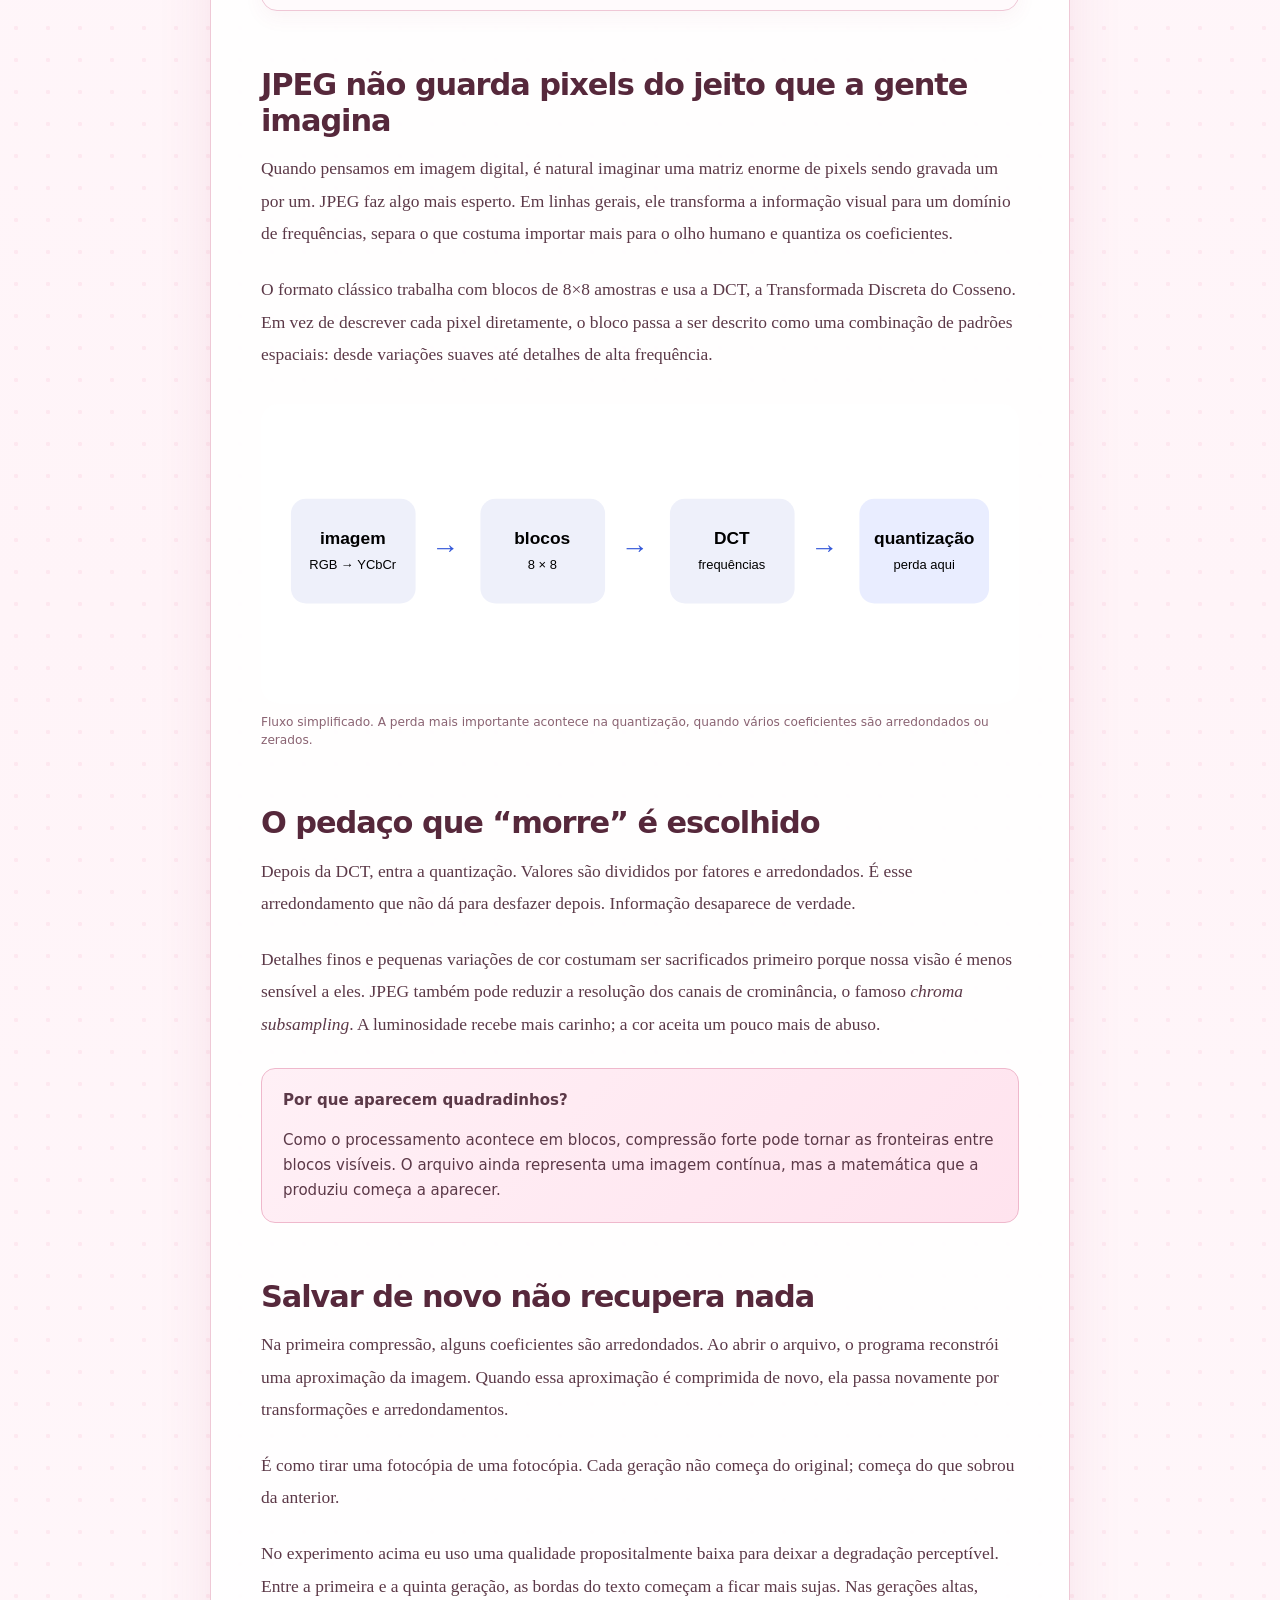
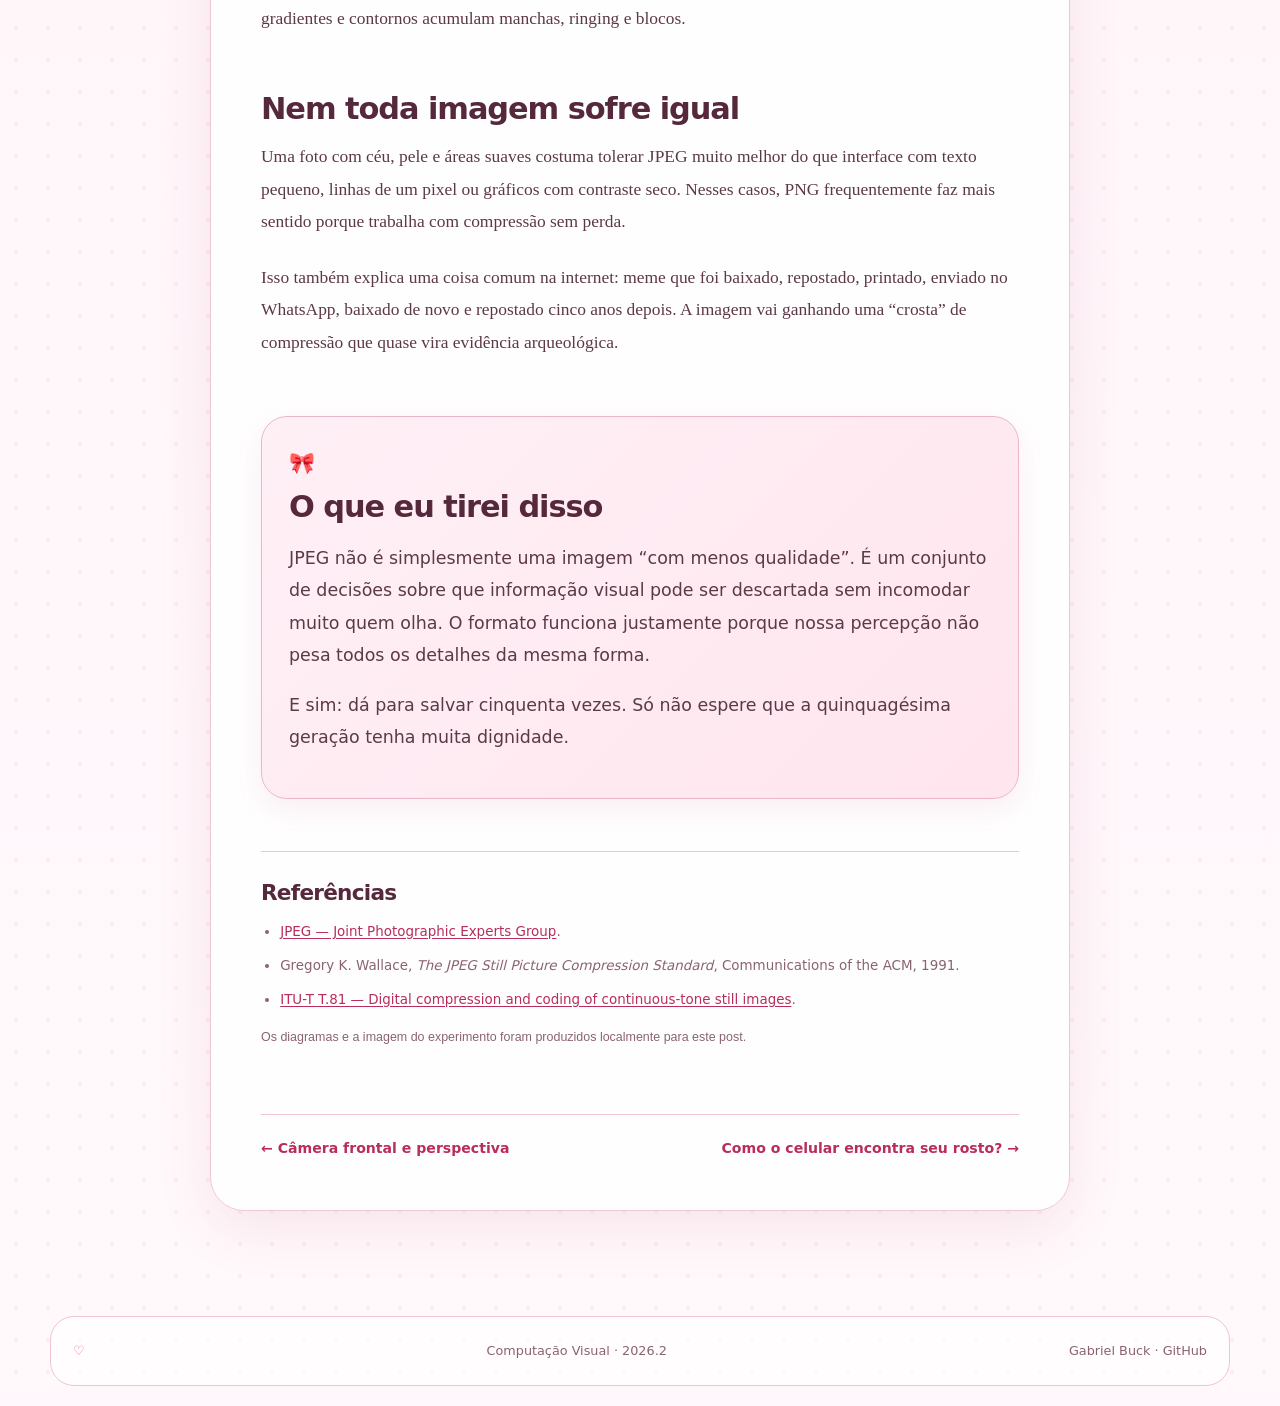
<file: posts/03-jpeg-recompressao.html>
<!doctype html><html lang="pt-BR"><head><meta charset="utf-8"><meta name="viewport" content="width=device-width,initial-scale=1"><meta name="description" content="Um experimento sobre recompressão JPEG, DCT, quantização, chroma subsampling e os artefatos que aparecem quando a mesma imagem é salva várias vezes."><meta name="theme-color" content="#f6f5f1"><link rel="canonical" href="https://gabrielbuck.github.io/comp_visual/posts/03-jpeg-recompressao.html"><meta property="og:type" content="article"><meta property="og:title" content="Quantas vezes dá para salvar um JPEG antes dele morrer?"><meta property="og:description" content="A mesma imagem salva de novo e de novo até os artefatos virarem parte dela."><meta property="og:url" content="https://gabrielbuck.github.io/comp_visual/posts/03-jpeg-recompressao.html"><title>Quantas vezes dá para salvar um JPEG antes dele morrer? · Computação Visual</title><link rel="stylesheet" href="../assets/css/style.css?v=20260901-final"></head><body><a class="skip-link" href="#conteudo">Pular para o conteúdo</a><header class="site-header"><a class="brand" href="../index.html"><span class="brand-mark">CV</span><span>Computação Visual</span></a><nav class="nav"><a href="../index.html">Home</a><a href="../index.html#posts">Posts</a><a href="../index.html#sobre">Sobre</a><a href="../index.html#cronograma">Cronograma</a><a href="https://github.com/GabrielBuck/comp_visual">GitHub ↗</a></nav></header><main id="conteudo"><div class="article-shell"><article><header class="article-header"><a class="back-link" href="../index.html#posts">← Voltar para os posts</a><p class="eyebrow">Post 03 · compressão</p><h1>Quantas vezes dá para salvar um JPEG antes dele morrer?</h1><p class="article-lead">JPEG é ótimo em parecer que não jogou nada importante fora. O problema começa quando você pede para ele fazer isso cinquenta vezes seguidas.</p><div class="article-meta"><time datetime="2026-09-03">3 de setembro de 2026</time><span>·</span><span>8 min de leitura</span></div><ul class="tag-list"><li>JPEG</li><li>DCT</li><li>quantização</li><li>compressão</li></ul></header><div class="article-body"><p>Eu queria um jeito menos abstrato de entender compressão com perda, então escolhi uma pergunta bem simples: se eu abrir um JPEG, salvar, abrir de novo, salvar de novo e continuar fazendo isso, em que momento a imagem começa a desandar?</p><p>A resposta curta é: depende da qualidade, do conteúdo e do programa. A resposta visual é muito melhor.</p><section class="interactive-demo" aria-labelledby="jpeg-demo-title"><h3 id="jpeg-demo-title">Experimento: a mesma imagem, salva até 50 vezes</h3><canvas id="jpeg-canvas" class="demo-canvas" width="720" height="420" aria-label="Imagem sintética usada no experimento de recompressão JPEG"></canvas><div class="demo-controls"><label for="jpeg-generation"><span>geração</span><output id="jpeg-generation-output">original</output></label><input id="jpeg-generation" type="range" min="0" max="5" value="0" step="1"><p id="jpeg-status" class="demo-caption">preparando experimento…</p></div></section><h2>JPEG não guarda pixels do jeito que a gente imagina</h2><p>Quando pensamos em imagem digital, é natural imaginar uma matriz enorme de pixels sendo gravada um por um. JPEG faz algo mais esperto. Em linhas gerais, ele transforma a informação visual para um domínio de frequências, separa o que costuma importar mais para o olho humano e quantiza os coeficientes.</p><p>O formato clássico trabalha com blocos de 8×8 amostras e usa a DCT, a Transformada Discreta do Cosseno. Em vez de descrever cada pixel diretamente, o bloco passa a ser descrito como uma combinação de padrões espaciais: desde variações suaves até detalhes de alta frequência.</p><figure class="article-figure"><svg viewBox="0 0 760 300" role="img" aria-label="Fluxo simplificado da compressão JPEG"><rect width="760" height="300" rx="18" fill="#fff"/><g font-family="Inter,Arial" text-anchor="middle"><rect x="30" y="95" width="125" height="105" rx="15" fill="#eef0fa"/><text x="92" y="140" font-weight="700">imagem</text><text x="92" y="165" font-size="13">RGB → YCbCr</text><text x="185" y="153" font-size="28" fill="#3559d9">→</text><rect x="220" y="95" width="125" height="105" rx="15" fill="#eef0fa"/><text x="282" y="140" font-weight="700">blocos</text><text x="282" y="165" font-size="13">8 × 8</text><text x="375" y="153" font-size="28" fill="#3559d9">→</text><rect x="410" y="95" width="125" height="105" rx="15" fill="#eef0fa"/><text x="472" y="140" font-weight="700">DCT</text><text x="472" y="165" font-size="13">frequências</text><text x="565" y="153" font-size="28" fill="#3559d9">→</text><rect x="600" y="95" width="130" height="105" rx="15" fill="#e9edff"/><text x="665" y="140" font-weight="700">quantização</text><text x="665" y="165" font-size="13">perda aqui</text></g></svg><figcaption>Fluxo simplificado. A perda mais importante acontece na quantização, quando vários coeficientes são arredondados ou zerados.</figcaption></figure><h2>O pedaço que “morre” é escolhido</h2><p>Depois da DCT, entra a quantização. Valores são divididos por fatores e arredondados. É esse arredondamento que não dá para desfazer depois. Informação desaparece de verdade.</p><p>Detalhes finos e pequenas variações de cor costumam ser sacrificados primeiro porque nossa visão é menos sensível a eles. JPEG também pode reduzir a resolução dos canais de crominância, o famoso <em>chroma subsampling</em>. A luminosidade recebe mais carinho; a cor aceita um pouco mais de abuso.</p><div class="callout"><strong>Por que aparecem quadradinhos?</strong><p>Como o processamento acontece em blocos, compressão forte pode tornar as fronteiras entre blocos visíveis. O arquivo ainda representa uma imagem contínua, mas a matemática que a produziu começa a aparecer.</p></div><h2>Salvar de novo não recupera nada</h2><p>Na primeira compressão, alguns coeficientes são arredondados. Ao abrir o arquivo, o programa reconstrói uma aproximação da imagem. Quando essa aproximação é comprimida de novo, ela passa novamente por transformações e arredondamentos.</p><p>É como tirar uma fotocópia de uma fotocópia. Cada geração não começa do original; começa do que sobrou da anterior.</p><p>No experimento acima eu uso uma qualidade propositalmente baixa para deixar a degradação perceptível. Entre a primeira e a quinta geração, as bordas do texto começam a ficar mais sujas. Nas gerações altas, gradientes e contornos acumulam manchas, ringing e blocos.</p><h2>Nem toda imagem sofre igual</h2><p>Uma foto com céu, pele e áreas suaves costuma tolerar JPEG muito melhor do que interface com texto pequeno, linhas de um pixel ou gráficos com contraste seco. Nesses casos, PNG frequentemente faz mais sentido porque trabalha com compressão sem perda.</p><p>Isso também explica uma coisa comum na internet: meme que foi baixado, repostado, printado, enviado no WhatsApp, baixado de novo e repostado cinco anos depois. A imagem vai ganhando uma “crosta” de compressão que quase vira evidência arqueológica.</p><section class="takeaway"><h2>O que eu tirei disso</h2><p>JPEG não é simplesmente uma imagem “com menos qualidade”. É um conjunto de decisões sobre que informação visual pode ser descartada sem incomodar muito quem olha. O formato funciona justamente porque nossa percepção não pesa todos os detalhes da mesma forma.</p><p>E sim: dá para salvar cinquenta vezes. Só não espere que a quinquagésima geração tenha muita dignidade.</p></section><section class="references"><h2>Referências</h2><ul><li><a href="https://jpeg.org/jpeg/">JPEG — Joint Photographic Experts Group</a>.</li><li>Gregory K. Wallace, <cite>The JPEG Still Picture Compression Standard</cite>, Communications of the ACM, 1991.</li><li><a href="https://www.w3.org/Graphics/JPEG/itu-t81.pdf">ITU-T T.81 — Digital compression and coding of continuous-tone still images</a>.</li></ul><p class="credits-note">Os diagramas e a imagem do experimento foram produzidos localmente para este post.</p></section></div><nav class="post-nav"><a href="02-camera-frontal-perspectiva.html">← Câmera frontal e perspectiva</a><a href="04-deteccao-facial.html">Como o celular encontra seu rosto? →</a></nav></article></div></main><footer class="footer"><p><a href="../index.html">Computação Visual</a> · 2026.2</p><p>Gabriel Buck · <a href="https://github.com/GabrielBuck/comp_visual">GitHub</a></p></footer><script src="../assets/js/post-03-jpeg.js?v=20260901-final"></script></body></html>
</file>
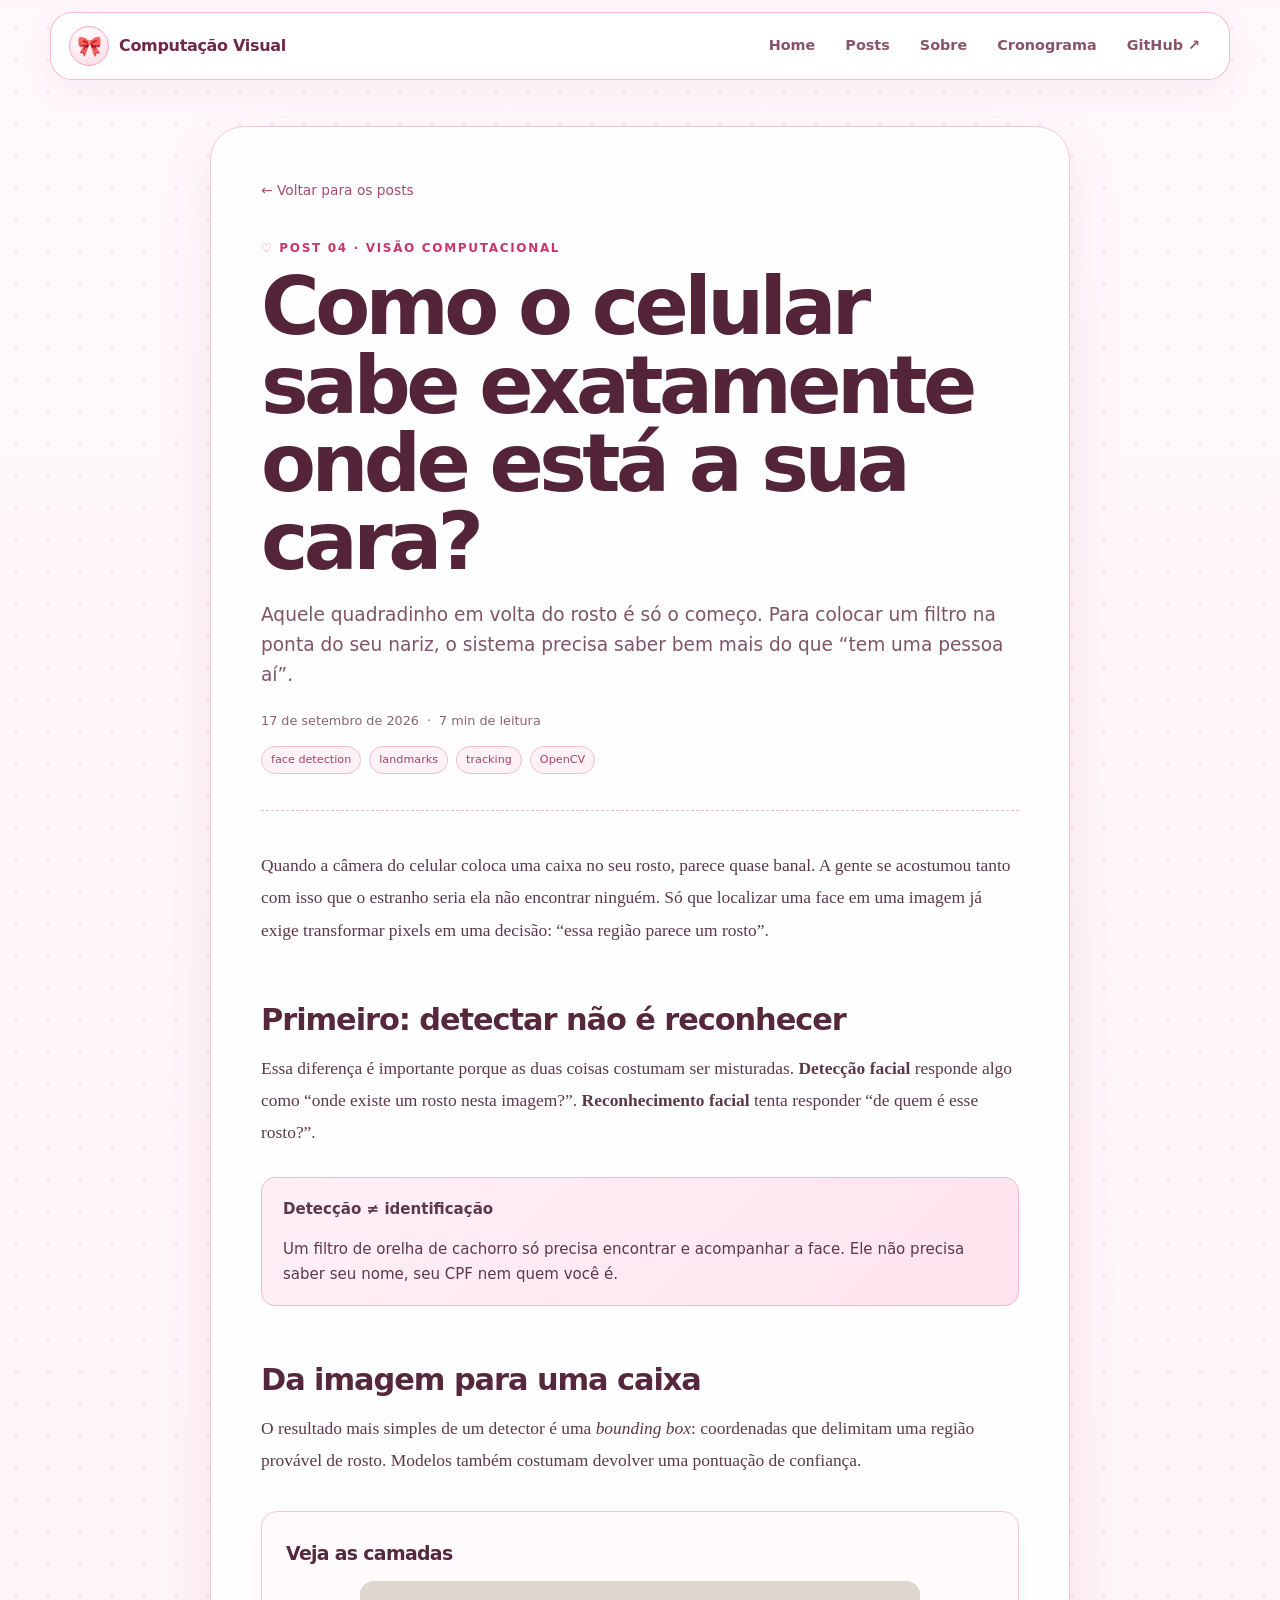
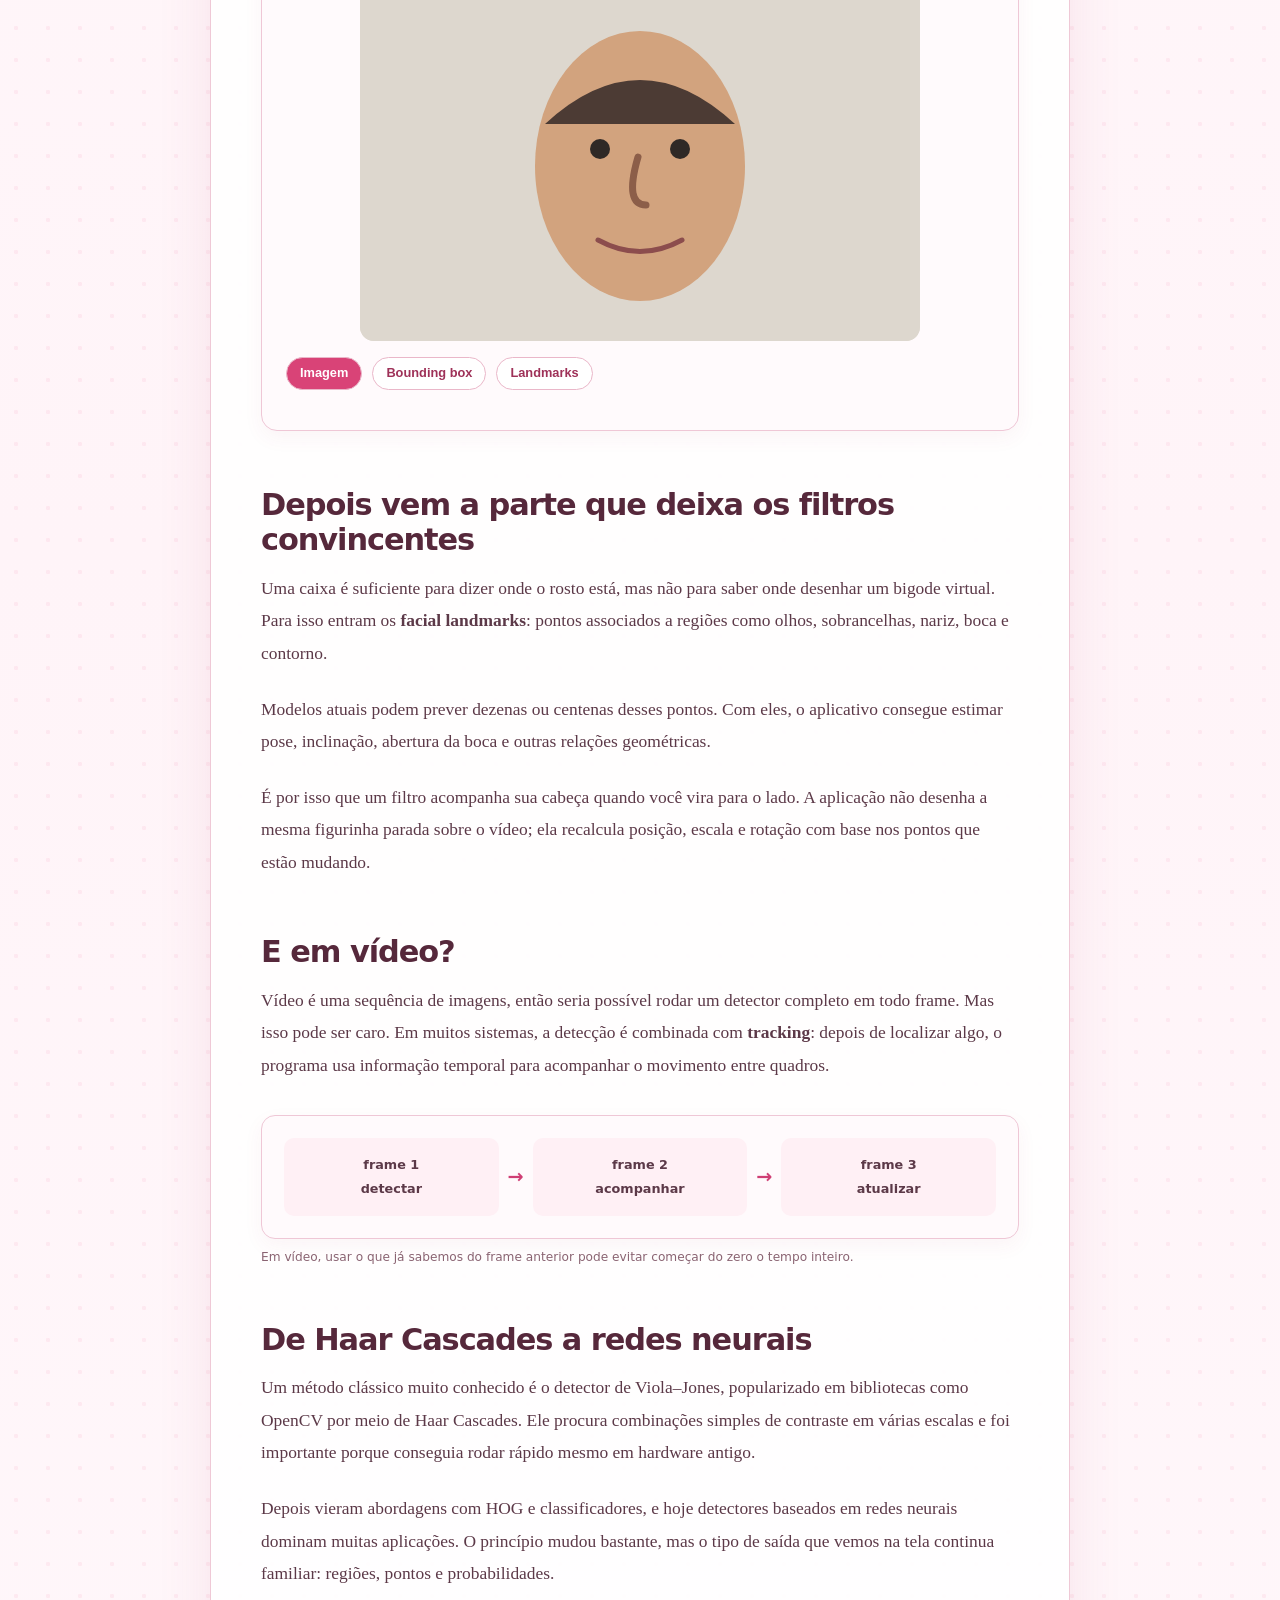
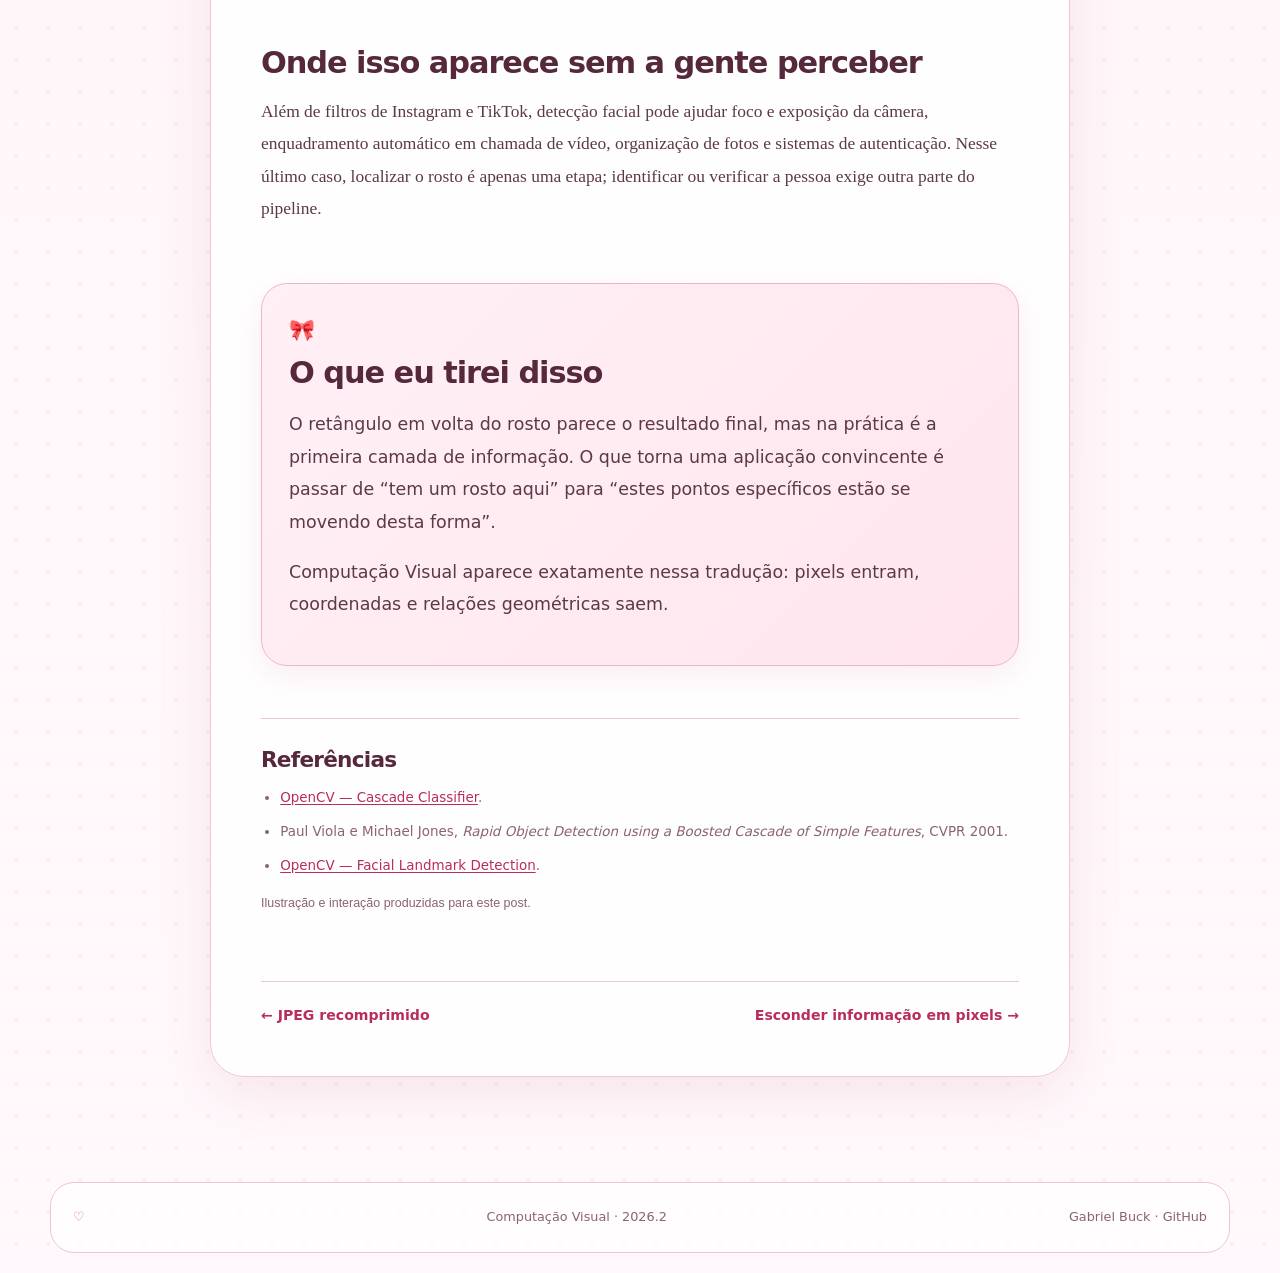
<file: posts/04-deteccao-facial.html>
<!doctype html><html lang="pt-BR"><head><meta charset="utf-8"><meta name="viewport" content="width=device-width,initial-scale=1"><meta name="description" content="Como celulares detectam rostos, encontram landmarks e acompanham olhos, nariz e boca em vídeo."><meta name="theme-color" content="#f6f5f1"><link rel="canonical" href="https://gabrielbuck.github.io/comp_visual/posts/04-deteccao-facial.html"><meta property="og:type" content="article"><meta property="og:title" content="Como o celular sabe exatamente onde está a sua cara?"><meta property="og:description" content="Detecção facial, bounding boxes, landmarks e tracking explicados sem confundir detectar com reconhecer."><meta property="og:url" content="https://gabrielbuck.github.io/comp_visual/posts/04-deteccao-facial.html"><title>Como o celular sabe exatamente onde está a sua cara? · Computação Visual</title><link rel="stylesheet" href="../assets/css/style.css?v=20260901-final"></head><body><a class="skip-link" href="#conteudo">Pular para o conteúdo</a><header class="site-header"><a class="brand" href="../index.html"><span class="brand-mark">CV</span><span>Computação Visual</span></a><nav class="nav"><a href="../index.html">Home</a><a href="../index.html#posts">Posts</a><a href="../index.html#sobre">Sobre</a><a href="../index.html#cronograma">Cronograma</a><a href="https://github.com/GabrielBuck/comp_visual">GitHub ↗</a></nav></header><main id="conteudo"><div class="article-shell"><article><header class="article-header"><a class="back-link" href="../index.html#posts">← Voltar para os posts</a><p class="eyebrow">Post 04 · visão computacional</p><h1>Como o celular sabe exatamente onde está a sua cara?</h1><p class="article-lead">Aquele quadradinho em volta do rosto é só o começo. Para colocar um filtro na ponta do seu nariz, o sistema precisa saber bem mais do que “tem uma pessoa aí”.</p><div class="article-meta"><time datetime="2026-09-17">17 de setembro de 2026</time><span>·</span><span>7 min de leitura</span></div><ul class="tag-list"><li>face detection</li><li>landmarks</li><li>tracking</li><li>OpenCV</li></ul></header><div class="article-body"><p>Quando a câmera do celular coloca uma caixa no seu rosto, parece quase banal. A gente se acostumou tanto com isso que o estranho seria ela não encontrar ninguém. Só que localizar uma face em uma imagem já exige transformar pixels em uma decisão: “essa região parece um rosto”.</p><h2>Primeiro: detectar não é reconhecer</h2><p>Essa diferença é importante porque as duas coisas costumam ser misturadas. <strong>Detecção facial</strong> responde algo como “onde existe um rosto nesta imagem?”. <strong>Reconhecimento facial</strong> tenta responder “de quem é esse rosto?”.</p><div class="callout"><strong>Detecção ≠ identificação</strong><p>Um filtro de orelha de cachorro só precisa encontrar e acompanhar a face. Ele não precisa saber seu nome, seu CPF nem quem você é.</p></div><h2>Da imagem para uma caixa</h2><p>O resultado mais simples de um detector é uma <em>bounding box</em>: coordenadas que delimitam uma região provável de rosto. Modelos também costumam devolver uma pontuação de confiança.</p><section class="interactive-demo"><h3>Veja as camadas</h3><div id="face-demo" class="face-demo"><svg viewBox="0 0 560 360" role="img" aria-label="Ilustração de um rosto com caixa de detecção e pontos faciais opcionais"><rect width="560" height="360" fill="#ddd7ce"/><ellipse cx="280" cy="185" rx="105" ry="135" fill="#d2a37e"/><path d="M185 143 Q280 55 375 143" fill="#4c3b34"/><circle cx="240" cy="168" r="10" fill="#2f2926"/><circle cx="320" cy="168" r="10" fill="#2f2926"/><path d="M278 176 Q264 224 286 224" fill="none" stroke="#8c5e49" stroke-width="7" stroke-linecap="round"/><path d="M238 259 Q280 282 322 259" fill="none" stroke="#8c4d4d" stroke-width="5" stroke-linecap="round"/><g class="overlay-box"><rect x="157" y="42" width="246" height="286" fill="none" stroke="#3559d9" stroke-width="5"/><rect x="157" y="18" width="115" height="28" rx="4" fill="#3559d9"/><text x="168" y="37" fill="white" font-family="Arial" font-size="15">face 0.97</text></g><g class="overlay-points" fill="#ff6b6b"><circle cx="240" cy="168" r="6"/><circle cx="320" cy="168" r="6"/><circle cx="280" cy="218" r="6"/><circle cx="238" cy="259" r="6"/><circle cx="322" cy="259" r="6"/><circle cx="198" cy="208" r="6"/><circle cx="362" cy="208" r="6"/></g></svg></div><div class="toggle-row" role="group" aria-label="Camadas da demonstração"><button data-face-mode="raw" aria-pressed="true">Imagem</button><button data-face-mode="box" aria-pressed="false">Bounding box</button><button data-face-mode="points" aria-pressed="false">Landmarks</button></div></section><h2>Depois vem a parte que deixa os filtros convincentes</h2><p>Uma caixa é suficiente para dizer onde o rosto está, mas não para saber onde desenhar um bigode virtual. Para isso entram os <strong>facial landmarks</strong>: pontos associados a regiões como olhos, sobrancelhas, nariz, boca e contorno.</p><p>Modelos atuais podem prever dezenas ou centenas desses pontos. Com eles, o aplicativo consegue estimar pose, inclinação, abertura da boca e outras relações geométricas.</p><p>É por isso que um filtro acompanha sua cabeça quando você vira para o lado. A aplicação não desenha a mesma figurinha parada sobre o vídeo; ela recalcula posição, escala e rotação com base nos pontos que estão mudando.</p><h2>E em vídeo?</h2><p>Vídeo é uma sequência de imagens, então seria possível rodar um detector completo em todo frame. Mas isso pode ser caro. Em muitos sistemas, a detecção é combinada com <strong>tracking</strong>: depois de localizar algo, o programa usa informação temporal para acompanhar o movimento entre quadros.</p><figure class="article-figure"><div class="process-flow"><span>frame 1<br><strong>detectar</strong></span><b>→</b><span>frame 2<br><strong>acompanhar</strong></span><b>→</b><span>frame 3<br><strong>atualizar</strong></span></div><figcaption>Em vídeo, usar o que já sabemos do frame anterior pode evitar começar do zero o tempo inteiro.</figcaption></figure><h2>De Haar Cascades a redes neurais</h2><p>Um método clássico muito conhecido é o detector de Viola–Jones, popularizado em bibliotecas como OpenCV por meio de Haar Cascades. Ele procura combinações simples de contraste em várias escalas e foi importante porque conseguia rodar rápido mesmo em hardware antigo.</p><p>Depois vieram abordagens com HOG e classificadores, e hoje detectores baseados em redes neurais dominam muitas aplicações. O princípio mudou bastante, mas o tipo de saída que vemos na tela continua familiar: regiões, pontos e probabilidades.</p><h2>Onde isso aparece sem a gente perceber</h2><p>Além de filtros de Instagram e TikTok, detecção facial pode ajudar foco e exposição da câmera, enquadramento automático em chamada de vídeo, organização de fotos e sistemas de autenticação. Nesse último caso, localizar o rosto é apenas uma etapa; identificar ou verificar a pessoa exige outra parte do pipeline.</p><section class="takeaway"><h2>O que eu tirei disso</h2><p>O retângulo em volta do rosto parece o resultado final, mas na prática é a primeira camada de informação. O que torna uma aplicação convincente é passar de “tem um rosto aqui” para “estes pontos específicos estão se movendo desta forma”.</p><p>Computação Visual aparece exatamente nessa tradução: pixels entram, coordenadas e relações geométricas saem.</p></section><section class="references"><h2>Referências</h2><ul><li><a href="https://docs.opencv.org/4.x/db/d28/tutorial_cascade_classifier.html">OpenCV — Cascade Classifier</a>.</li><li>Paul Viola e Michael Jones, <cite>Rapid Object Detection using a Boosted Cascade of Simple Features</cite>, CVPR 2001.</li><li><a href="https://docs.opencv.org/4.x/d2/d42/tutorial_face_landmark_detection_in_an_image.html">OpenCV — Facial Landmark Detection</a>.</li></ul><p class="credits-note">Ilustração e interação produzidas para este post.</p></section></div><nav class="post-nav"><a href="03-jpeg-recompressao.html">← JPEG recomprimido</a><a href="05-esteganografia.html">Esconder informação em pixels →</a></nav></article></div></main><footer class="footer"><p><a href="../index.html">Computação Visual</a> · 2026.2</p><p>Gabriel Buck · <a href="https://github.com/GabrielBuck/comp_visual">GitHub</a></p></footer><script src="../assets/js/post-04-face.js?v=20260901-final"></script></body></html>
</file>
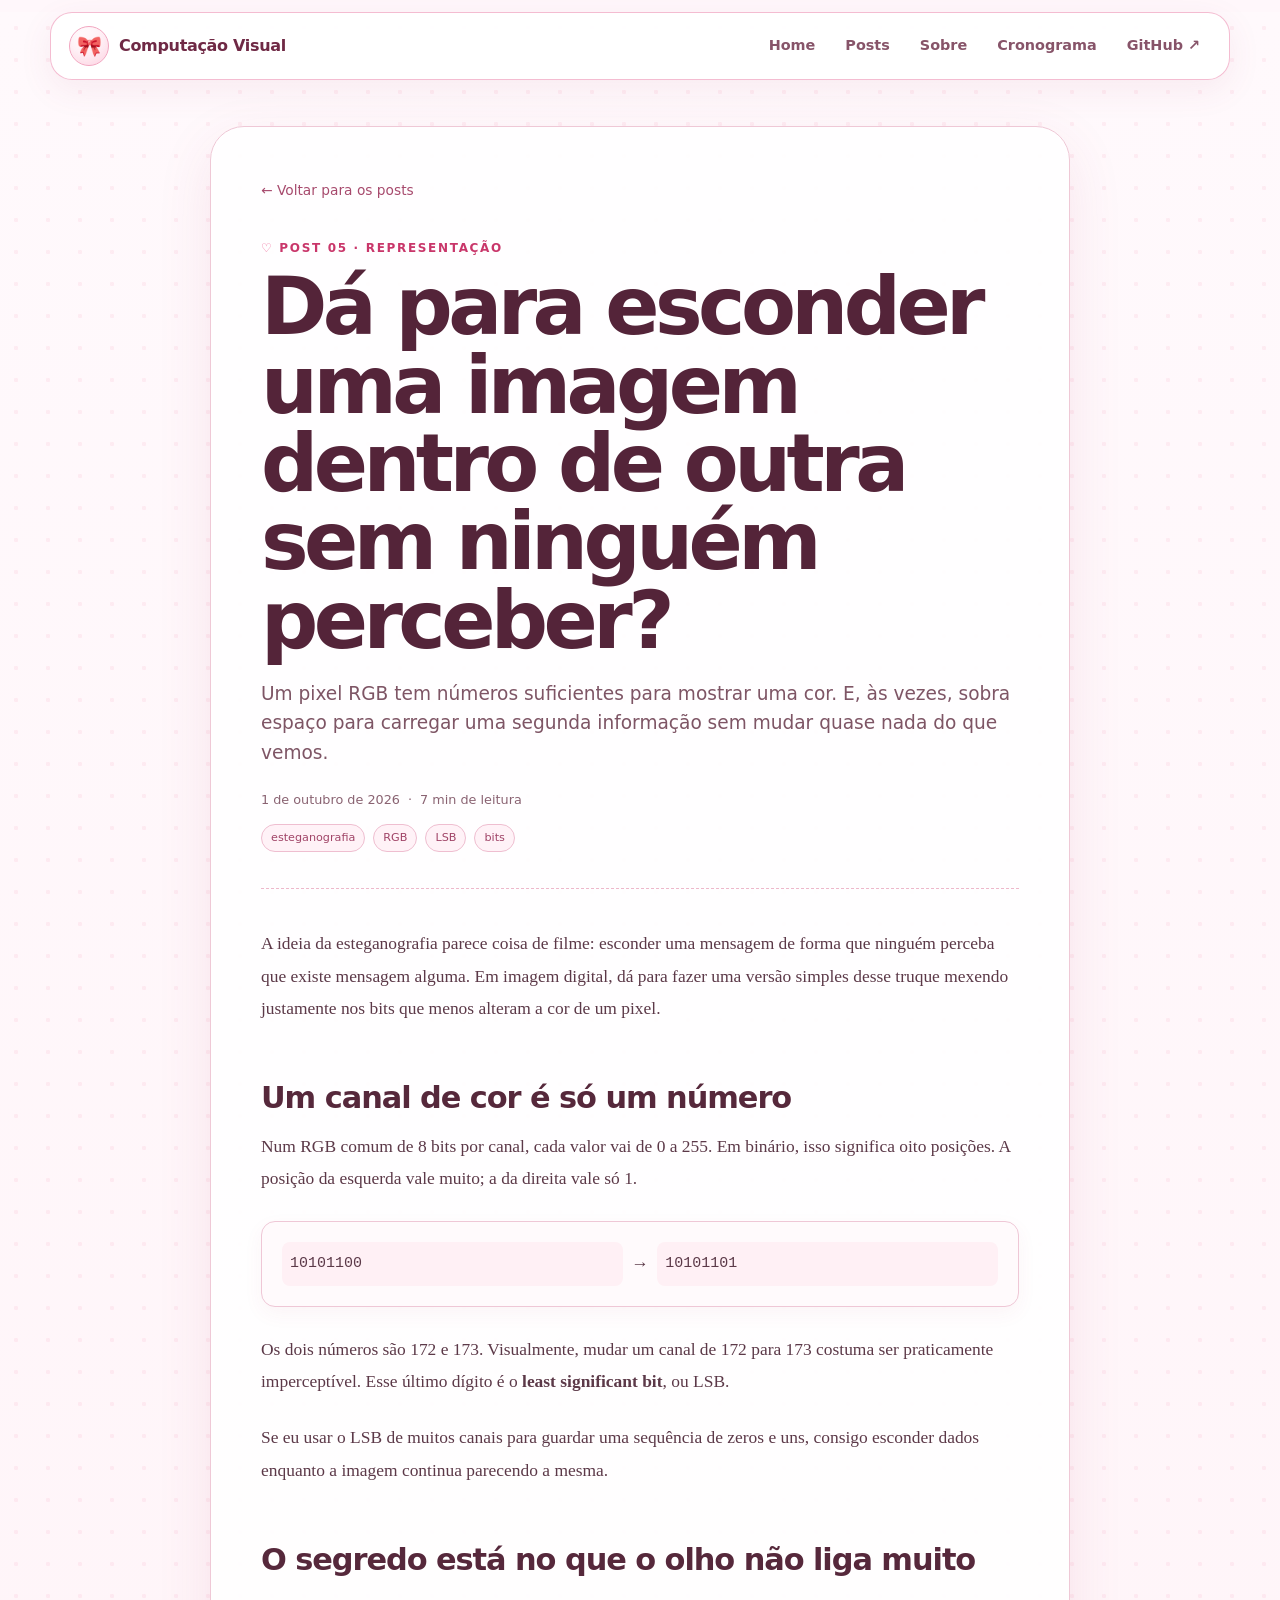
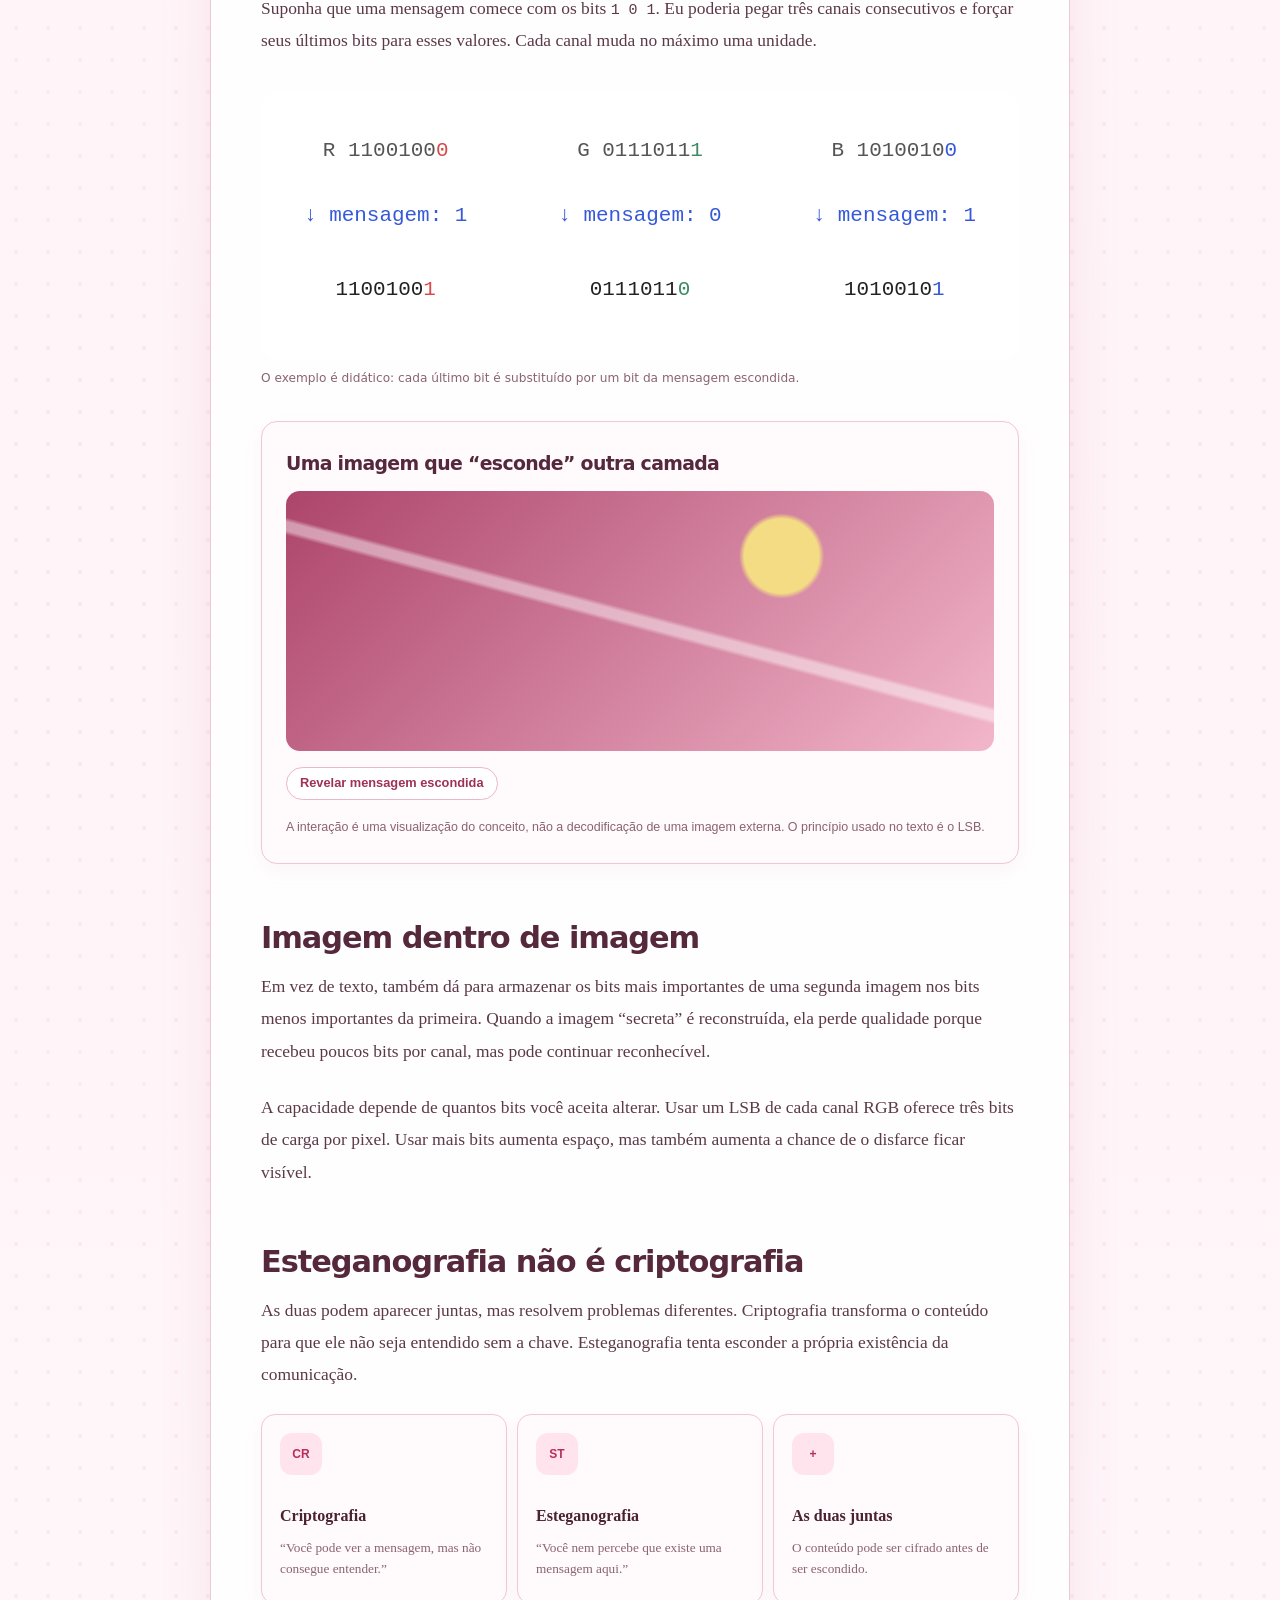
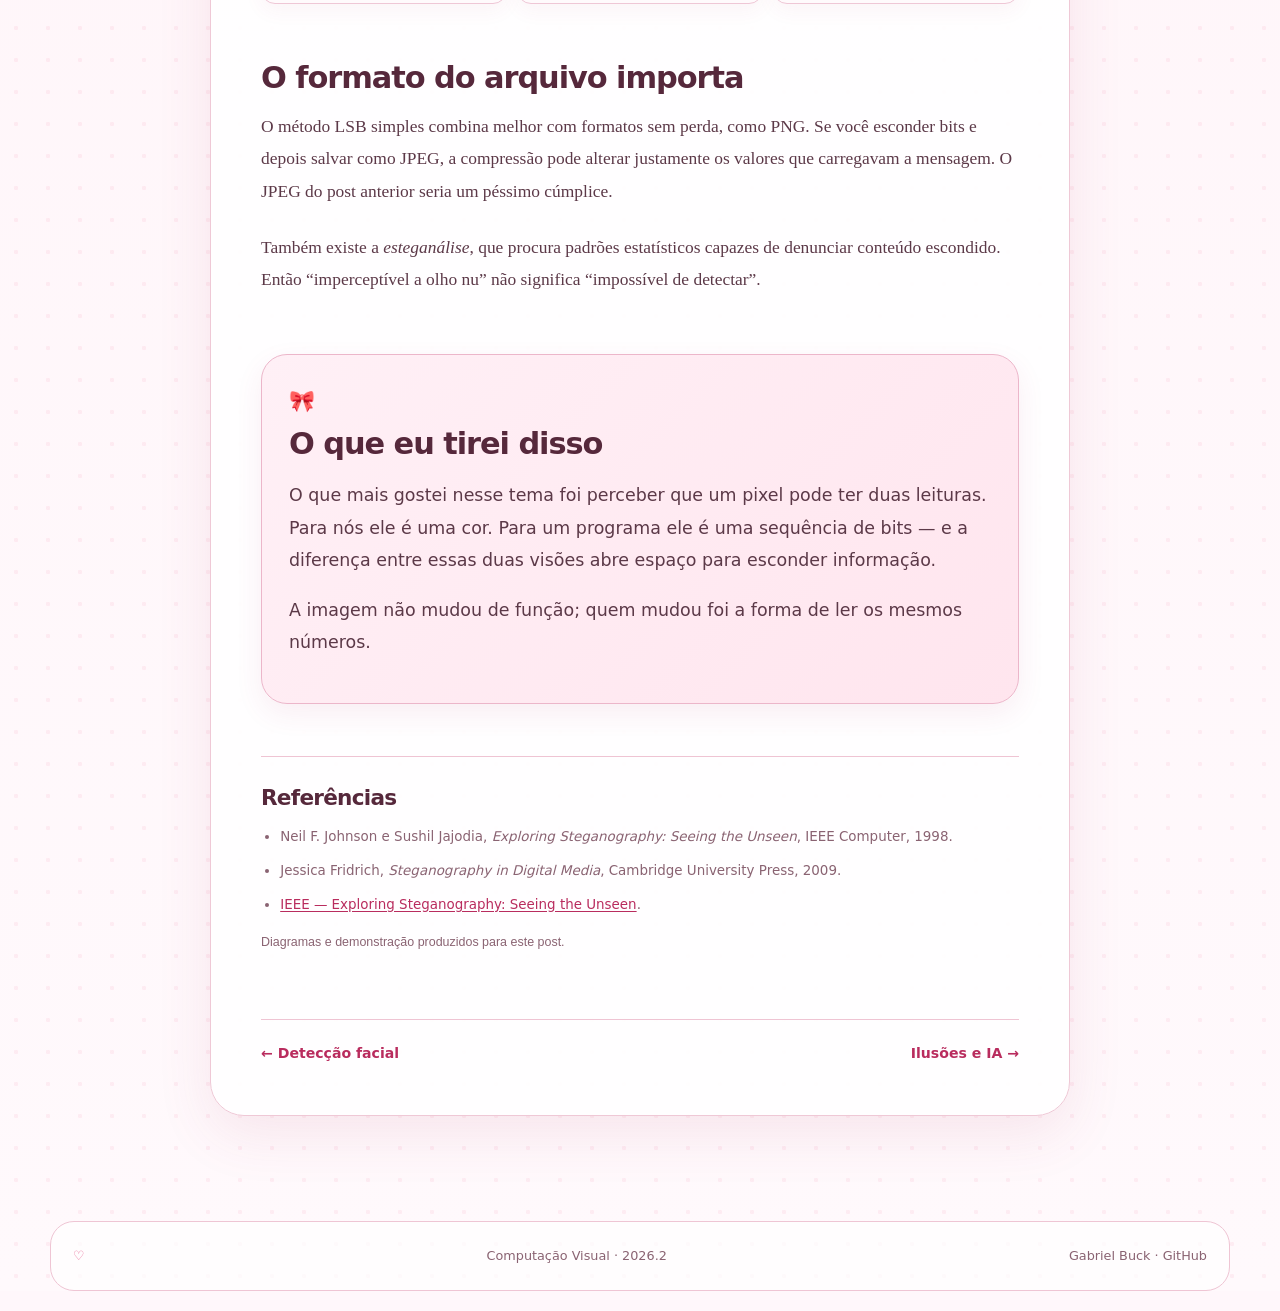
<file: posts/05-esteganografia.html>
<!doctype html><html lang="pt-BR"><head><meta charset="utf-8"><meta name="viewport" content="width=device-width,initial-scale=1"><meta name="description" content="Esteganografia em imagens: como esconder informação alterando bits pouco significativos dos canais RGB."><meta name="theme-color" content="#f6f5f1"><link rel="canonical" href="https://gabrielbuck.github.io/comp_visual/posts/05-esteganografia.html"><meta property="og:type" content="article"><meta property="og:title" content="Dá para esconder uma imagem dentro de outra sem ninguém perceber?"><meta property="og:description" content="LSB, canais RGB e uma demonstração sobre informação invisível nos pixels."><meta property="og:url" content="https://gabrielbuck.github.io/comp_visual/posts/05-esteganografia.html"><title>Dá para esconder uma imagem dentro de outra? · Computação Visual</title><link rel="stylesheet" href="../assets/css/style.css?v=20260901-final"></head><body><a class="skip-link" href="#conteudo">Pular para o conteúdo</a><header class="site-header"><a class="brand" href="../index.html"><span class="brand-mark">CV</span><span>Computação Visual</span></a><nav class="nav"><a href="../index.html">Home</a><a href="../index.html#posts">Posts</a><a href="../index.html#sobre">Sobre</a><a href="../index.html#cronograma">Cronograma</a><a href="https://github.com/GabrielBuck/comp_visual">GitHub ↗</a></nav></header><main id="conteudo"><div class="article-shell"><article><header class="article-header"><a class="back-link" href="../index.html#posts">← Voltar para os posts</a><p class="eyebrow">Post 05 · representação</p><h1>Dá para esconder uma imagem dentro de outra sem ninguém perceber?</h1><p class="article-lead">Um pixel RGB tem números suficientes para mostrar uma cor. E, às vezes, sobra espaço para carregar uma segunda informação sem mudar quase nada do que vemos.</p><div class="article-meta"><time datetime="2026-10-01">1 de outubro de 2026</time><span>·</span><span>7 min de leitura</span></div><ul class="tag-list"><li>esteganografia</li><li>RGB</li><li>LSB</li><li>bits</li></ul></header><div class="article-body"><p>A ideia da esteganografia parece coisa de filme: esconder uma mensagem de forma que ninguém perceba que existe mensagem alguma. Em imagem digital, dá para fazer uma versão simples desse truque mexendo justamente nos bits que menos alteram a cor de um pixel.</p><h2>Um canal de cor é só um número</h2><p>Num RGB comum de 8 bits por canal, cada valor vai de 0 a 255. Em binário, isso significa oito posições. A posição da esquerda vale muito; a da direita vale só 1.</p><div class="binary-pair" aria-label="Comparação entre dois valores binários que diferem apenas no bit menos significativo"><code>10101100</code><span>→</span><code>10101101</code></div><p>Os dois números são 172 e 173. Visualmente, mudar um canal de 172 para 173 costuma ser praticamente imperceptível. Esse último dígito é o <strong>least significant bit</strong>, ou LSB.</p><p>Se eu usar o LSB de muitos canais para guardar uma sequência de zeros e uns, consigo esconder dados enquanto a imagem continua parecendo a mesma.</p><h2>O segredo está no que o olho não liga muito</h2><p>Suponha que uma mensagem comece com os bits <code>1 0 1</code>. Eu poderia pegar três canais consecutivos e forçar seus últimos bits para esses valores. Cada canal muda no máximo uma unidade.</p><figure class="article-figure"><svg viewBox="0 0 760 270" role="img" aria-label="Três canais RGB tendo o último bit substituído por bits de uma mensagem"><rect width="760" height="270" rx="18" fill="#fff"/><g font-family="monospace" font-size="21" text-anchor="middle"><text x="125" y="65" fill="#555">R 1100100<tspan fill="#d94848">0</tspan></text><text x="380" y="65" fill="#555">G 0111011<tspan fill="#3d8b62">1</tspan></text><text x="635" y="65" fill="#555">B 1010010<tspan fill="#3559d9">0</tspan></text><text x="125" y="130" fill="#3559d9">↓ mensagem: 1</text><text x="380" y="130" fill="#3559d9">↓ mensagem: 0</text><text x="635" y="130" fill="#3559d9">↓ mensagem: 1</text><text x="125" y="205" fill="#222">1100100<tspan fill="#d94848">1</tspan></text><text x="380" y="205" fill="#222">0111011<tspan fill="#3d8b62">0</tspan></text><text x="635" y="205" fill="#222">1010010<tspan fill="#3559d9">1</tspan></text></g></svg><figcaption>O exemplo é didático: cada último bit é substituído por um bit da mensagem escondida.</figcaption></figure><section class="interactive-demo"><h3>Uma imagem que “esconde” outra camada</h3><div id="steg-stage" class="steg-stage"><div class="secret-message">VOCÊ ACHOU 👀</div></div><div class="toggle-row"><button id="steg-toggle" class="demo-button" aria-pressed="false">Revelar mensagem escondida</button></div><p class="demo-caption">A interação é uma visualização do conceito, não a decodificação de uma imagem externa. O princípio usado no texto é o LSB.</p></section><h2>Imagem dentro de imagem</h2><p>Em vez de texto, também dá para armazenar os bits mais importantes de uma segunda imagem nos bits menos importantes da primeira. Quando a imagem “secreta” é reconstruída, ela perde qualidade porque recebeu poucos bits por canal, mas pode continuar reconhecível.</p><p>A capacidade depende de quantos bits você aceita alterar. Usar um LSB de cada canal RGB oferece três bits de carga por pixel. Usar mais bits aumenta espaço, mas também aumenta a chance de o disfarce ficar visível.</p><h2>Esteganografia não é criptografia</h2><p>As duas podem aparecer juntas, mas resolvem problemas diferentes. Criptografia transforma o conteúdo para que ele não seja entendido sem a chave. Esteganografia tenta esconder a própria existência da comunicação.</p><div class="concept-map"><div class="concept"><span class="concept-code">CR</span><strong>Criptografia</strong><p>“Você pode ver a mensagem, mas não consegue entender.”</p></div><div class="concept"><span class="concept-code">ST</span><strong>Esteganografia</strong><p>“Você nem percebe que existe uma mensagem aqui.”</p></div><div class="concept"><span class="concept-code">+</span><strong>As duas juntas</strong><p>O conteúdo pode ser cifrado antes de ser escondido.</p></div></div><h2>O formato do arquivo importa</h2><p>O método LSB simples combina melhor com formatos sem perda, como PNG. Se você esconder bits e depois salvar como JPEG, a compressão pode alterar justamente os valores que carregavam a mensagem. O JPEG do post anterior seria um péssimo cúmplice.</p><p>Também existe a <em>esteganálise</em>, que procura padrões estatísticos capazes de denunciar conteúdo escondido. Então “imperceptível a olho nu” não significa “impossível de detectar”.</p><section class="takeaway"><h2>O que eu tirei disso</h2><p>O que mais gostei nesse tema foi perceber que um pixel pode ter duas leituras. Para nós ele é uma cor. Para um programa ele é uma sequência de bits — e a diferença entre essas duas visões abre espaço para esconder informação.</p><p>A imagem não mudou de função; quem mudou foi a forma de ler os mesmos números.</p></section><section class="references"><h2>Referências</h2><ul><li>Neil F. Johnson e Sushil Jajodia, <cite>Exploring Steganography: Seeing the Unseen</cite>, IEEE Computer, 1998.</li><li>Jessica Fridrich, <cite>Steganography in Digital Media</cite>, Cambridge University Press, 2009.</li><li><a href="https://doi.org/10.1109/MC.1998.4655281">IEEE — Exploring Steganography: Seeing the Unseen</a>.</li></ul><p class="credits-note">Diagramas e demonstração produzidos para este post.</p></section></div><nav class="post-nav"><a href="04-deteccao-facial.html">← Detecção facial</a><a href="06-ilusoes-ia.html">Ilusões e IA →</a></nav></article></div></main><footer class="footer"><p><a href="../index.html">Computação Visual</a> · 2026.2</p><p>Gabriel Buck · <a href="https://github.com/GabrielBuck/comp_visual">GitHub</a></p></footer><script src="../assets/js/post-05-steg.js?v=20260901-final"></script></body></html>
</file>
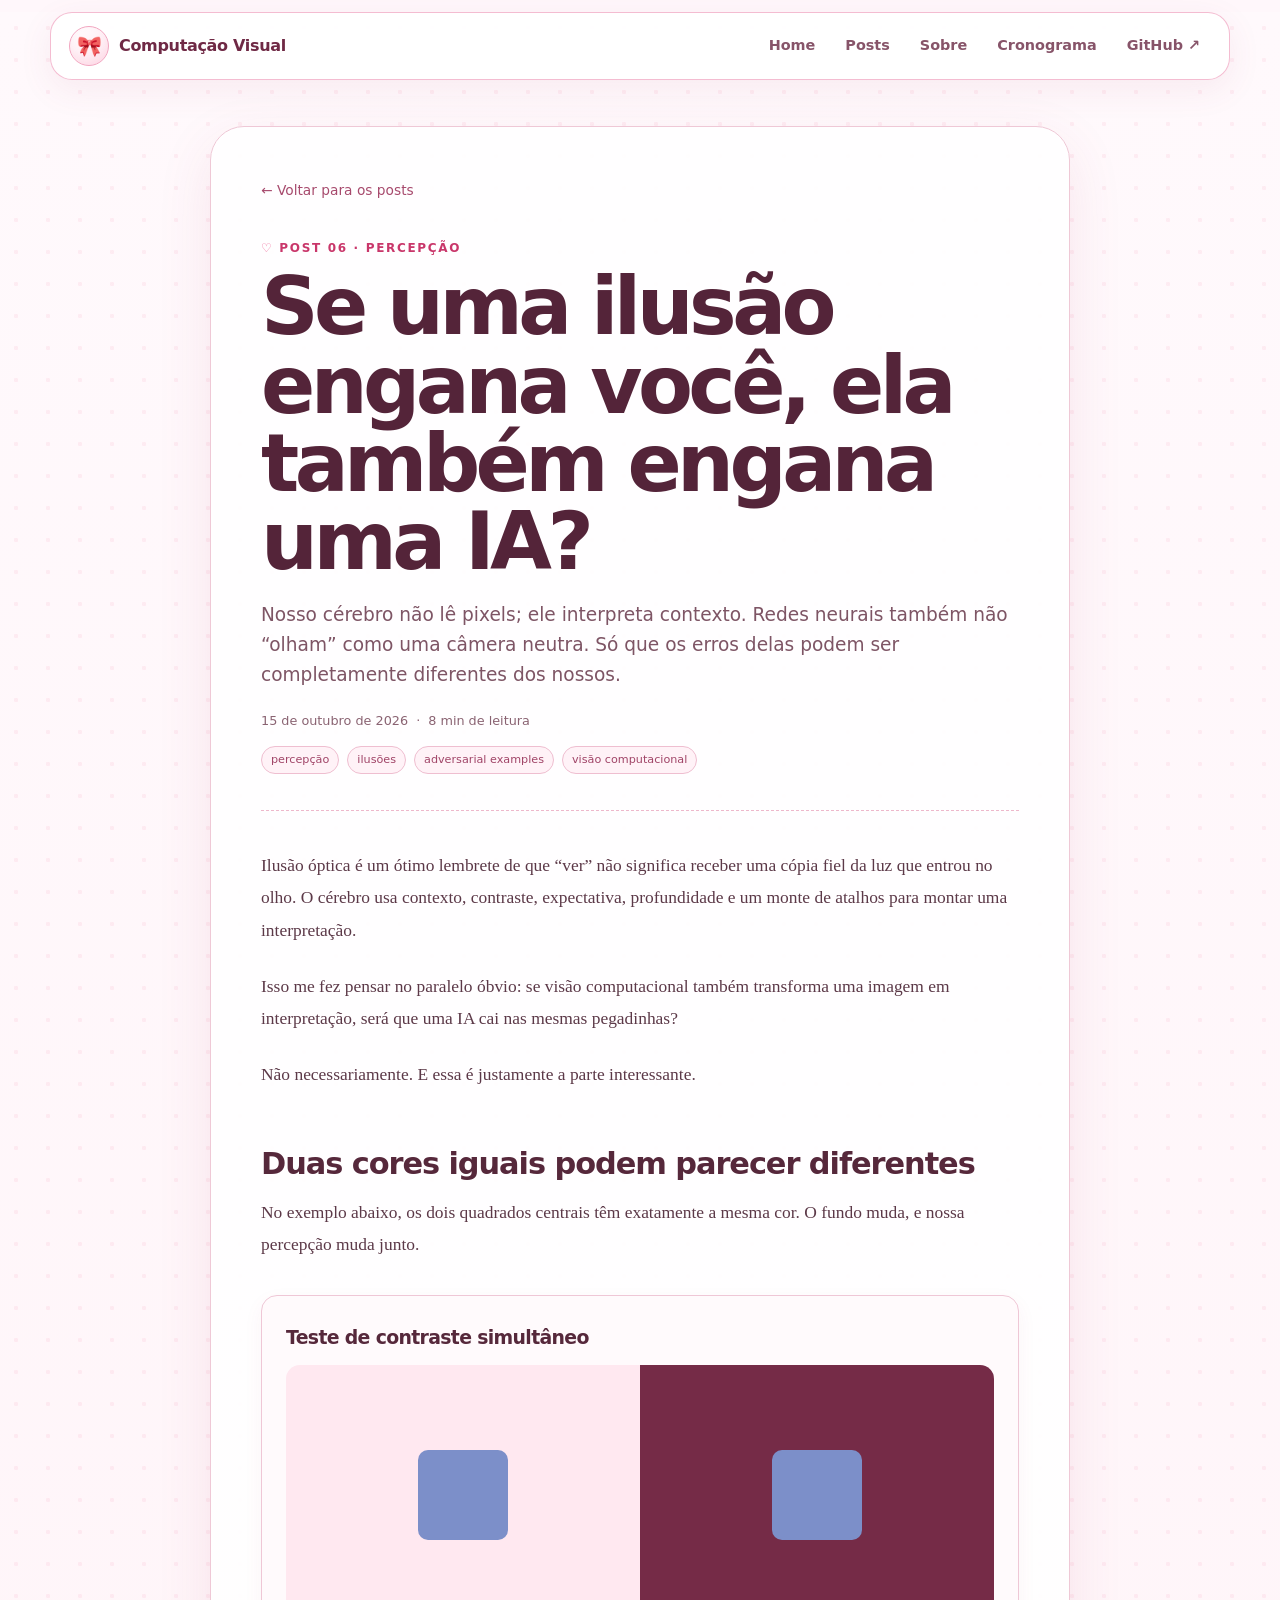
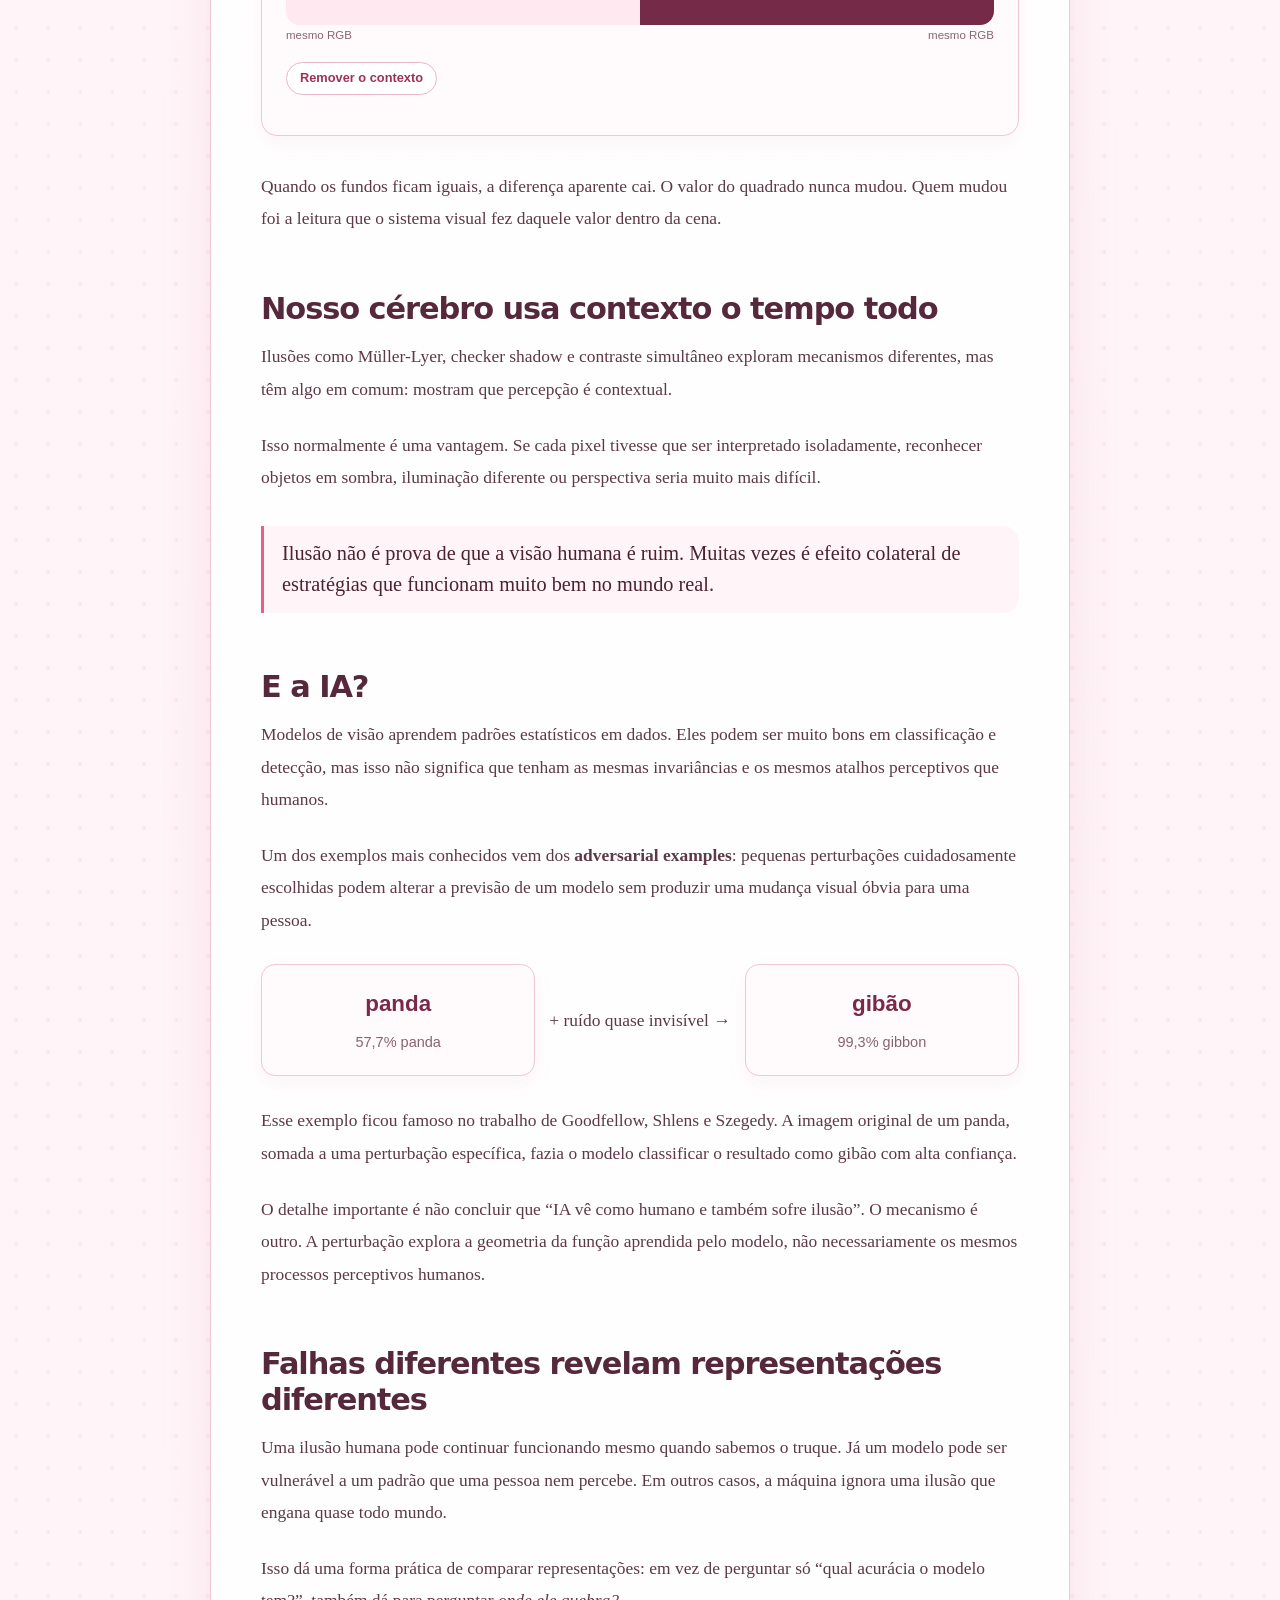
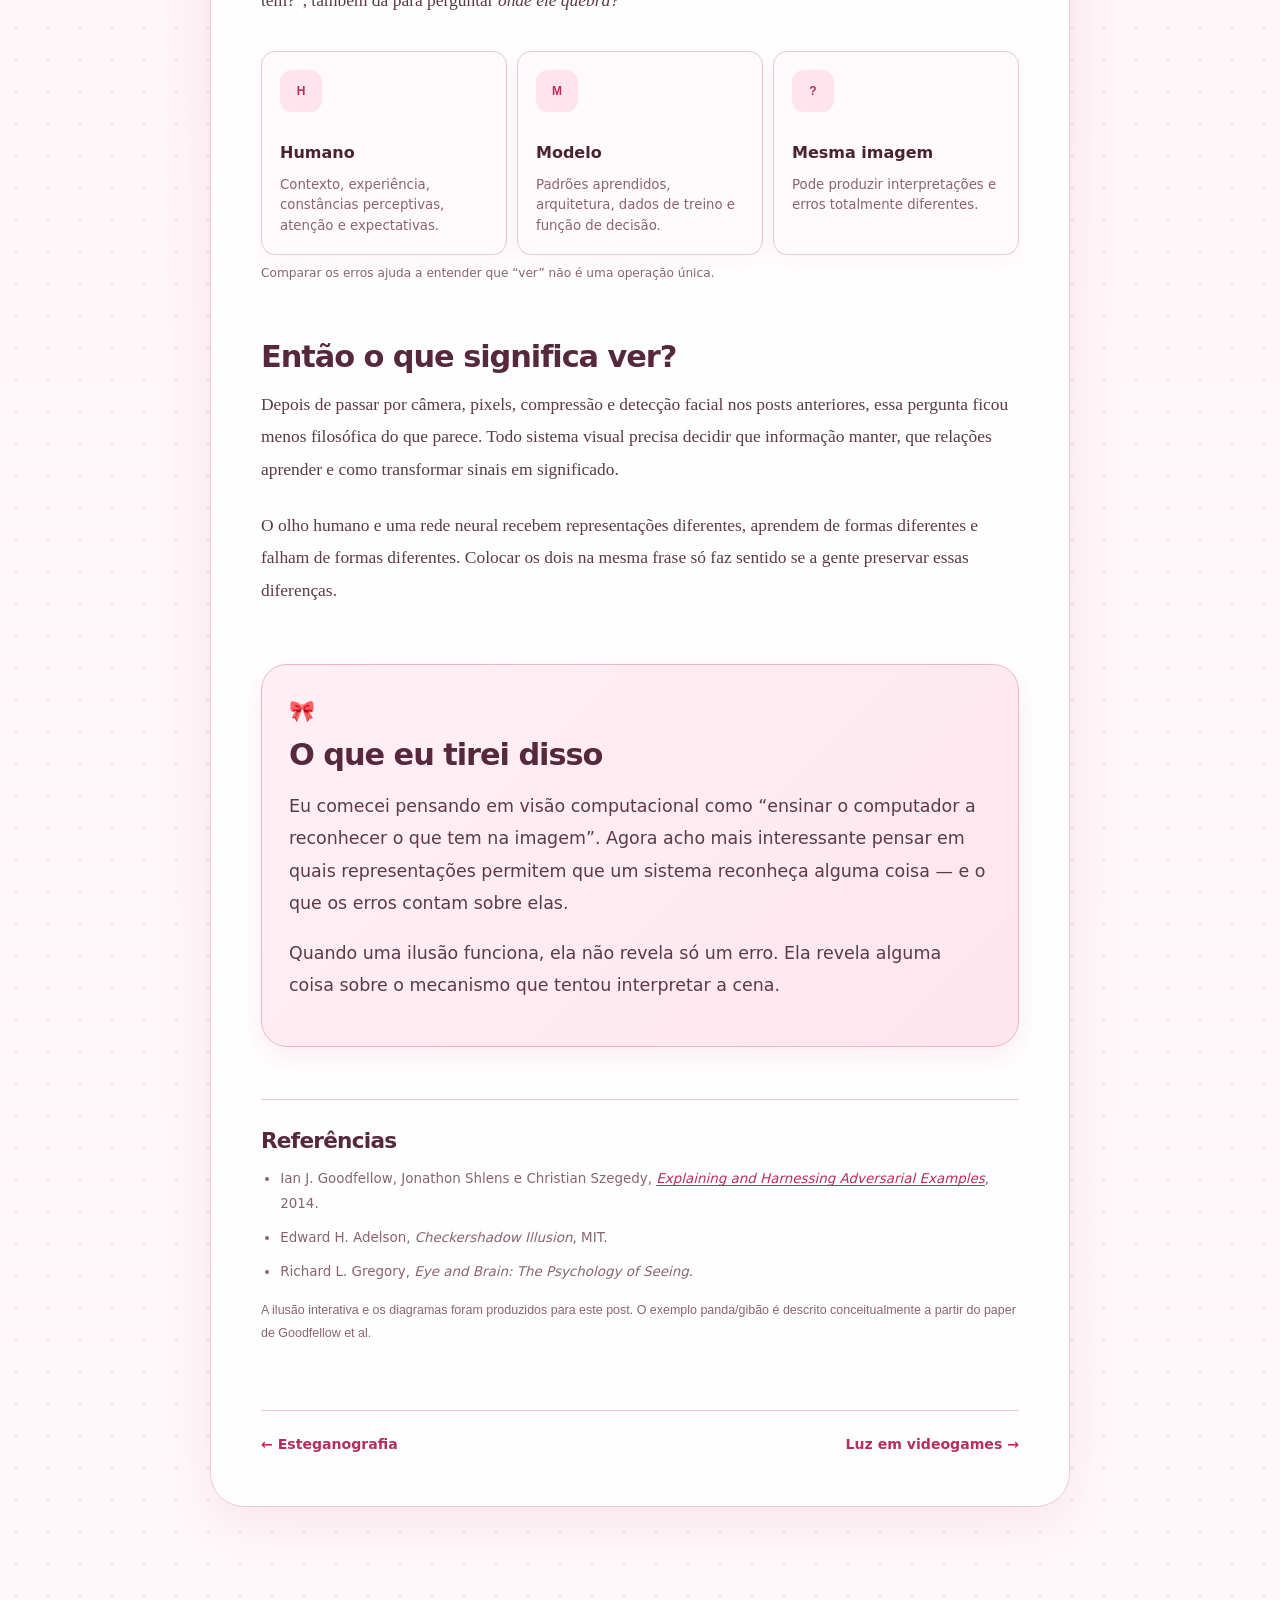
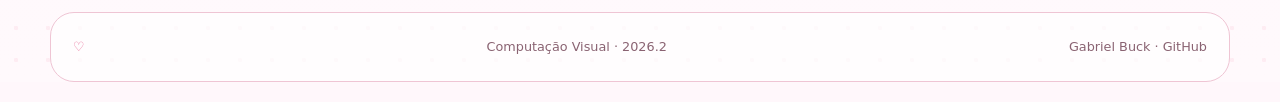
<file: posts/06-ilusoes-ia.html>
<!doctype html><html lang="pt-BR"><head><meta charset="utf-8"><meta name="viewport" content="width=device-width,initial-scale=1"><meta name="description" content="Ilusões ópticas humanas, contexto visual e adversarial examples em visão computacional."><meta name="theme-color" content="#f6f5f1"><link rel="canonical" href="https://gabrielbuck.github.io/comp_visual/posts/06-ilusoes-ia.html"><meta property="og:type" content="article"><meta property="og:title" content="Se uma ilusão engana você, ela também engana uma IA?"><meta property="og:description" content="Percepção humana e modelos de visão falham de formas diferentes — e isso ajuda a entender o que significa ver."><meta property="og:url" content="https://gabrielbuck.github.io/comp_visual/posts/06-ilusoes-ia.html"><title>Se uma ilusão engana você, ela também engana uma IA? · Computação Visual</title><link rel="stylesheet" href="../assets/css/style.css?v=20260901-final"></head><body><a class="skip-link" href="#conteudo">Pular para o conteúdo</a><header class="site-header"><a class="brand" href="../index.html"><span class="brand-mark">CV</span><span>Computação Visual</span></a><nav class="nav"><a href="../index.html">Home</a><a href="../index.html#posts">Posts</a><a href="../index.html#sobre">Sobre</a><a href="../index.html#cronograma">Cronograma</a><a href="https://github.com/GabrielBuck/comp_visual">GitHub ↗</a></nav></header><main id="conteudo"><div class="article-shell"><article><header class="article-header"><a class="back-link" href="../index.html#posts">← Voltar para os posts</a><p class="eyebrow">Post 06 · percepção</p><h1>Se uma ilusão engana você, ela também engana uma IA?</h1><p class="article-lead">Nosso cérebro não lê pixels; ele interpreta contexto. Redes neurais também não “olham” como uma câmera neutra. Só que os erros delas podem ser completamente diferentes dos nossos.</p><div class="article-meta"><time datetime="2026-10-15">15 de outubro de 2026</time><span>·</span><span>8 min de leitura</span></div><ul class="tag-list"><li>percepção</li><li>ilusões</li><li>adversarial examples</li><li>visão computacional</li></ul></header><div class="article-body"><p>Ilusão óptica é um ótimo lembrete de que “ver” não significa receber uma cópia fiel da luz que entrou no olho. O cérebro usa contexto, contraste, expectativa, profundidade e um monte de atalhos para montar uma interpretação.</p><p>Isso me fez pensar no paralelo óbvio: se visão computacional também transforma uma imagem em interpretação, será que uma IA cai nas mesmas pegadinhas?</p><p>Não necessariamente. E essa é justamente a parte interessante.</p><h2>Duas cores iguais podem parecer diferentes</h2><p>No exemplo abaixo, os dois quadrados centrais têm exatamente a mesma cor. O fundo muda, e nossa percepção muda junto.</p><section class="interactive-demo"><h3>Teste de contraste simultâneo</h3><div id="illusion-stage" class="illusion-stage"><div class="illusion-half"><div class="illusion-chip"></div></div><div class="illusion-half"><div class="illusion-chip"></div></div></div><div class="illusion-labels"><span>mesmo RGB</span><span>mesmo RGB</span></div><div class="toggle-row"><button id="illusion-toggle" class="demo-button" aria-pressed="false">Remover o contexto</button></div></section><p>Quando os fundos ficam iguais, a diferença aparente cai. O valor do quadrado nunca mudou. Quem mudou foi a leitura que o sistema visual fez daquele valor dentro da cena.</p><h2>Nosso cérebro usa contexto o tempo todo</h2><p>Ilusões como Müller-Lyer, checker shadow e contraste simultâneo exploram mecanismos diferentes, mas têm algo em comum: mostram que percepção é contextual.</p><p>Isso normalmente é uma vantagem. Se cada pixel tivesse que ser interpretado isoladamente, reconhecer objetos em sombra, iluminação diferente ou perspectiva seria muito mais difícil.</p><blockquote>Ilusão não é prova de que a visão humana é ruim. Muitas vezes é efeito colateral de estratégias que funcionam muito bem no mundo real.</blockquote><h2>E a IA?</h2><p>Modelos de visão aprendem padrões estatísticos em dados. Eles podem ser muito bons em classificação e detecção, mas isso não significa que tenham as mesmas invariâncias e os mesmos atalhos perceptivos que humanos.</p><p>Um dos exemplos mais conhecidos vem dos <strong>adversarial examples</strong>: pequenas perturbações cuidadosamente escolhidas podem alterar a previsão de um modelo sem produzir uma mudança visual óbvia para uma pessoa.</p><div class="adversarial-strip" aria-label="Representação conceitual de um exemplo adversarial"><div class="adversarial-card"><strong>panda</strong><small>57,7% panda</small></div><span>+ ruído quase invisível →</span><div class="adversarial-card"><strong>gibão</strong><small>99,3% gibbon</small></div></div><p>Esse exemplo ficou famoso no trabalho de Goodfellow, Shlens e Szegedy. A imagem original de um panda, somada a uma perturbação específica, fazia o modelo classificar o resultado como gibão com alta confiança.</p><p>O detalhe importante é não concluir que “IA vê como humano e também sofre ilusão”. O mecanismo é outro. A perturbação explora a geometria da função aprendida pelo modelo, não necessariamente os mesmos processos perceptivos humanos.</p><h2>Falhas diferentes revelam representações diferentes</h2><p>Uma ilusão humana pode continuar funcionando mesmo quando sabemos o truque. Já um modelo pode ser vulnerável a um padrão que uma pessoa nem percebe. Em outros casos, a máquina ignora uma ilusão que engana quase todo mundo.</p><p>Isso dá uma forma prática de comparar representações: em vez de perguntar só “qual acurácia o modelo tem?”, também dá para perguntar <em>onde ele quebra?</em></p><figure class="article-figure"><div class="concept-map"><div class="concept"><span class="concept-code">H</span><strong>Humano</strong><p>Contexto, experiência, constâncias perceptivas, atenção e expectativas.</p></div><div class="concept"><span class="concept-code">M</span><strong>Modelo</strong><p>Padrões aprendidos, arquitetura, dados de treino e função de decisão.</p></div><div class="concept"><span class="concept-code">?</span><strong>Mesma imagem</strong><p>Pode produzir interpretações e erros totalmente diferentes.</p></div></div><figcaption>Comparar os erros ajuda a entender que “ver” não é uma operação única.</figcaption></figure><h2>Então o que significa ver?</h2><p>Depois de passar por câmera, pixels, compressão e detecção facial nos posts anteriores, essa pergunta ficou menos filosófica do que parece. Todo sistema visual precisa decidir que informação manter, que relações aprender e como transformar sinais em significado.</p><p>O olho humano e uma rede neural recebem representações diferentes, aprendem de formas diferentes e falham de formas diferentes. Colocar os dois na mesma frase só faz sentido se a gente preservar essas diferenças.</p><section class="takeaway"><h2>O que eu tirei disso</h2><p>Eu comecei pensando em visão computacional como “ensinar o computador a reconhecer o que tem na imagem”. Agora acho mais interessante pensar em quais representações permitem que um sistema reconheça alguma coisa — e o que os erros contam sobre elas.</p><p>Quando uma ilusão funciona, ela não revela só um erro. Ela revela alguma coisa sobre o mecanismo que tentou interpretar a cena.</p></section><section class="references"><h2>Referências</h2><ul><li>Ian J. Goodfellow, Jonathon Shlens e Christian Szegedy, <a href="https://arxiv.org/abs/1412.6572"><cite>Explaining and Harnessing Adversarial Examples</cite></a>, 2014.</li><li>Edward H. Adelson, <cite>Checkershadow Illusion</cite>, MIT.</li><li>Richard L. Gregory, <cite>Eye and Brain: The Psychology of Seeing</cite>.</li></ul><p class="credits-note">A ilusão interativa e os diagramas foram produzidos para este post. O exemplo panda/gibão é descrito conceitualmente a partir do paper de Goodfellow et al.</p></section></div><nav class="post-nav"><a href="05-esteganografia.html">← Esteganografia</a><a href="07-iluminacao-shaders.html">Luz em videogames →</a></nav></article></div></main><footer class="footer"><p><a href="../index.html">Computação Visual</a> · 2026.2</p><p>Gabriel Buck · <a href="https://github.com/GabrielBuck/comp_visual">GitHub</a></p></footer><script src="../assets/js/post-06-illusion.js?v=20260901-final"></script></body></html>
</file>
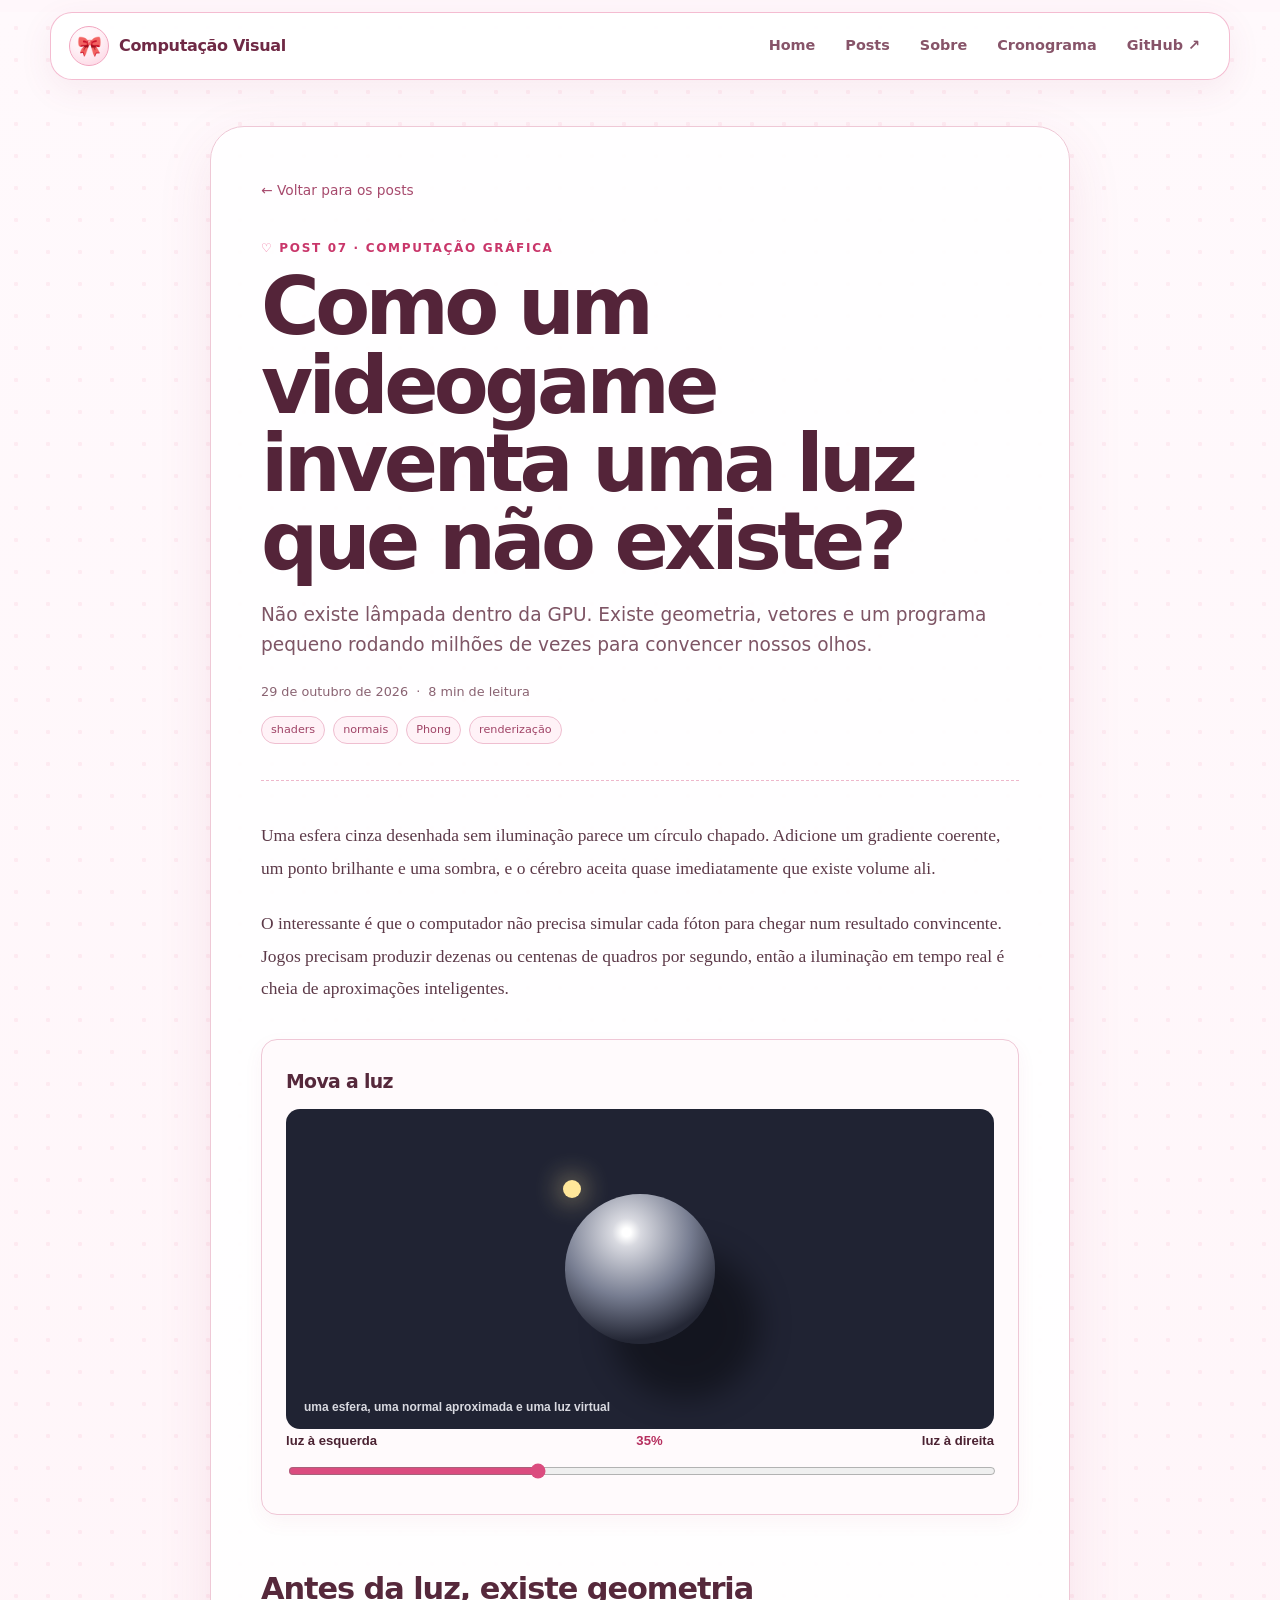
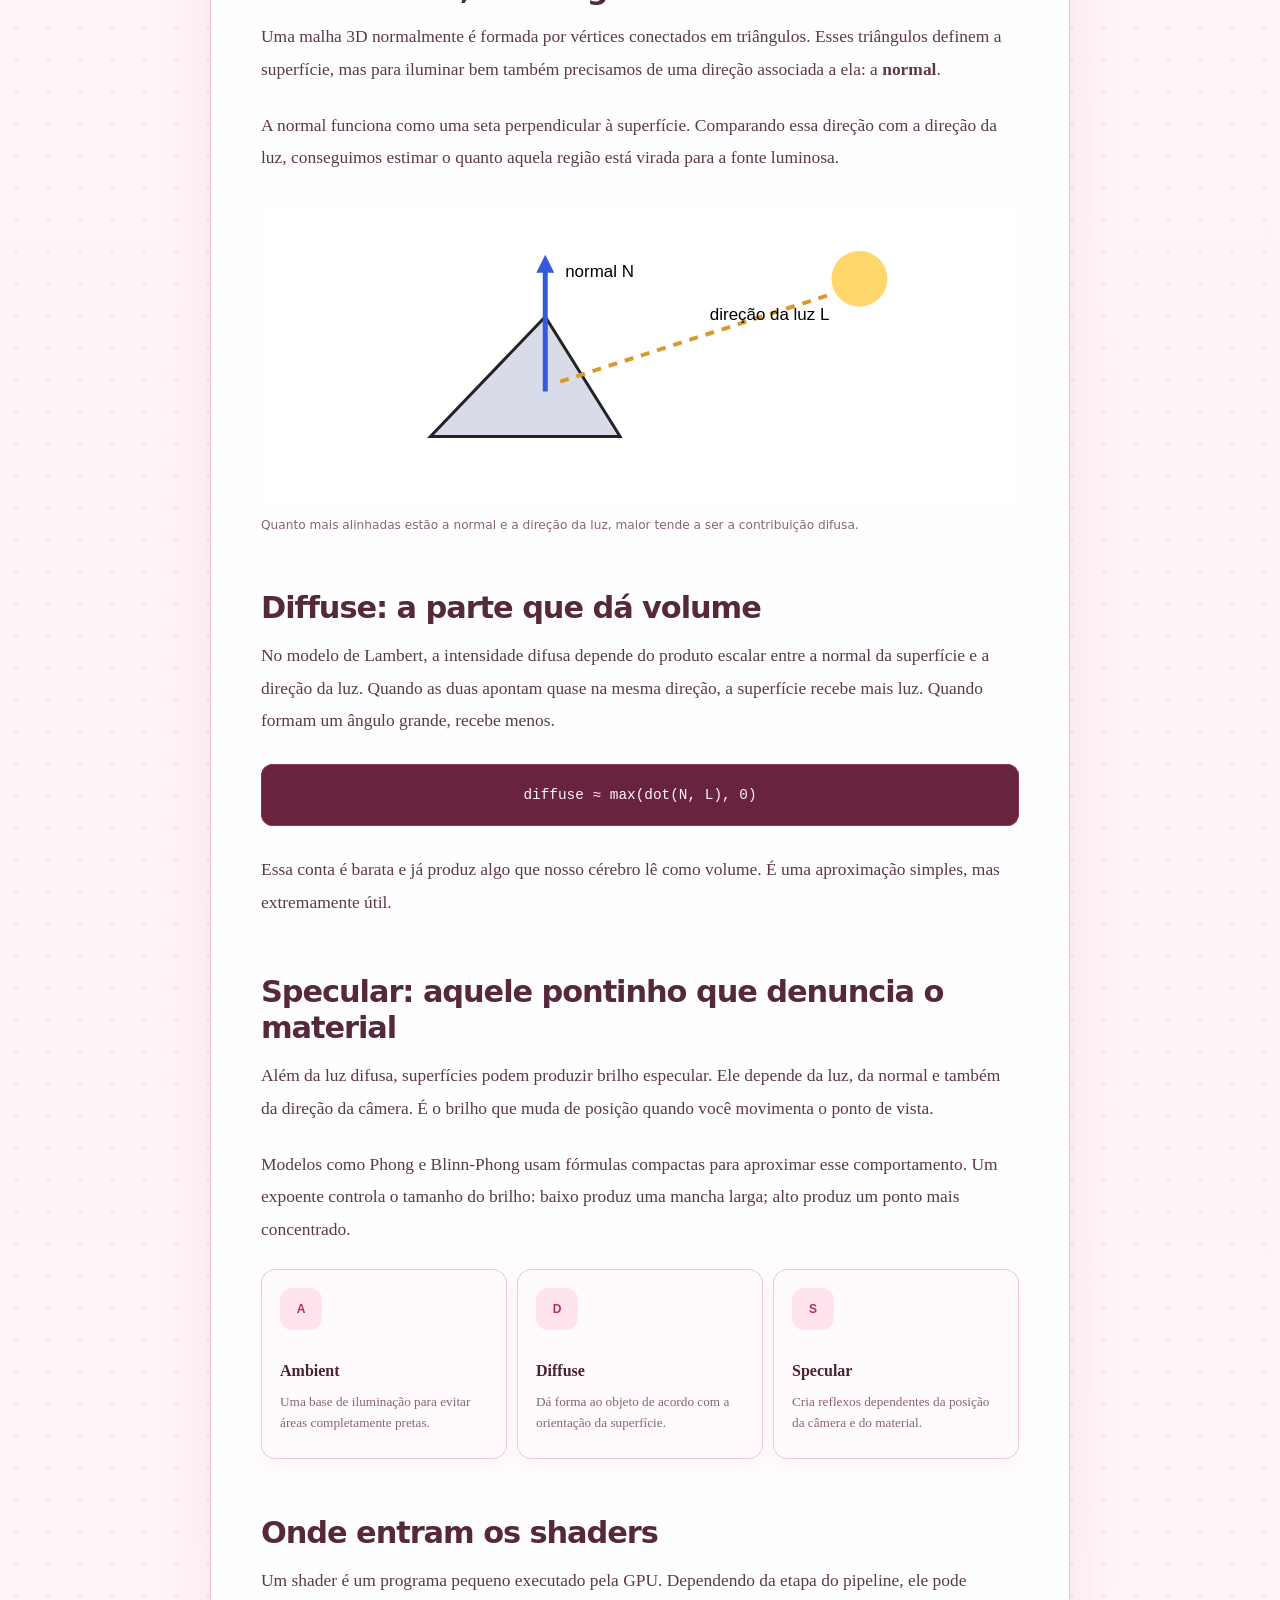
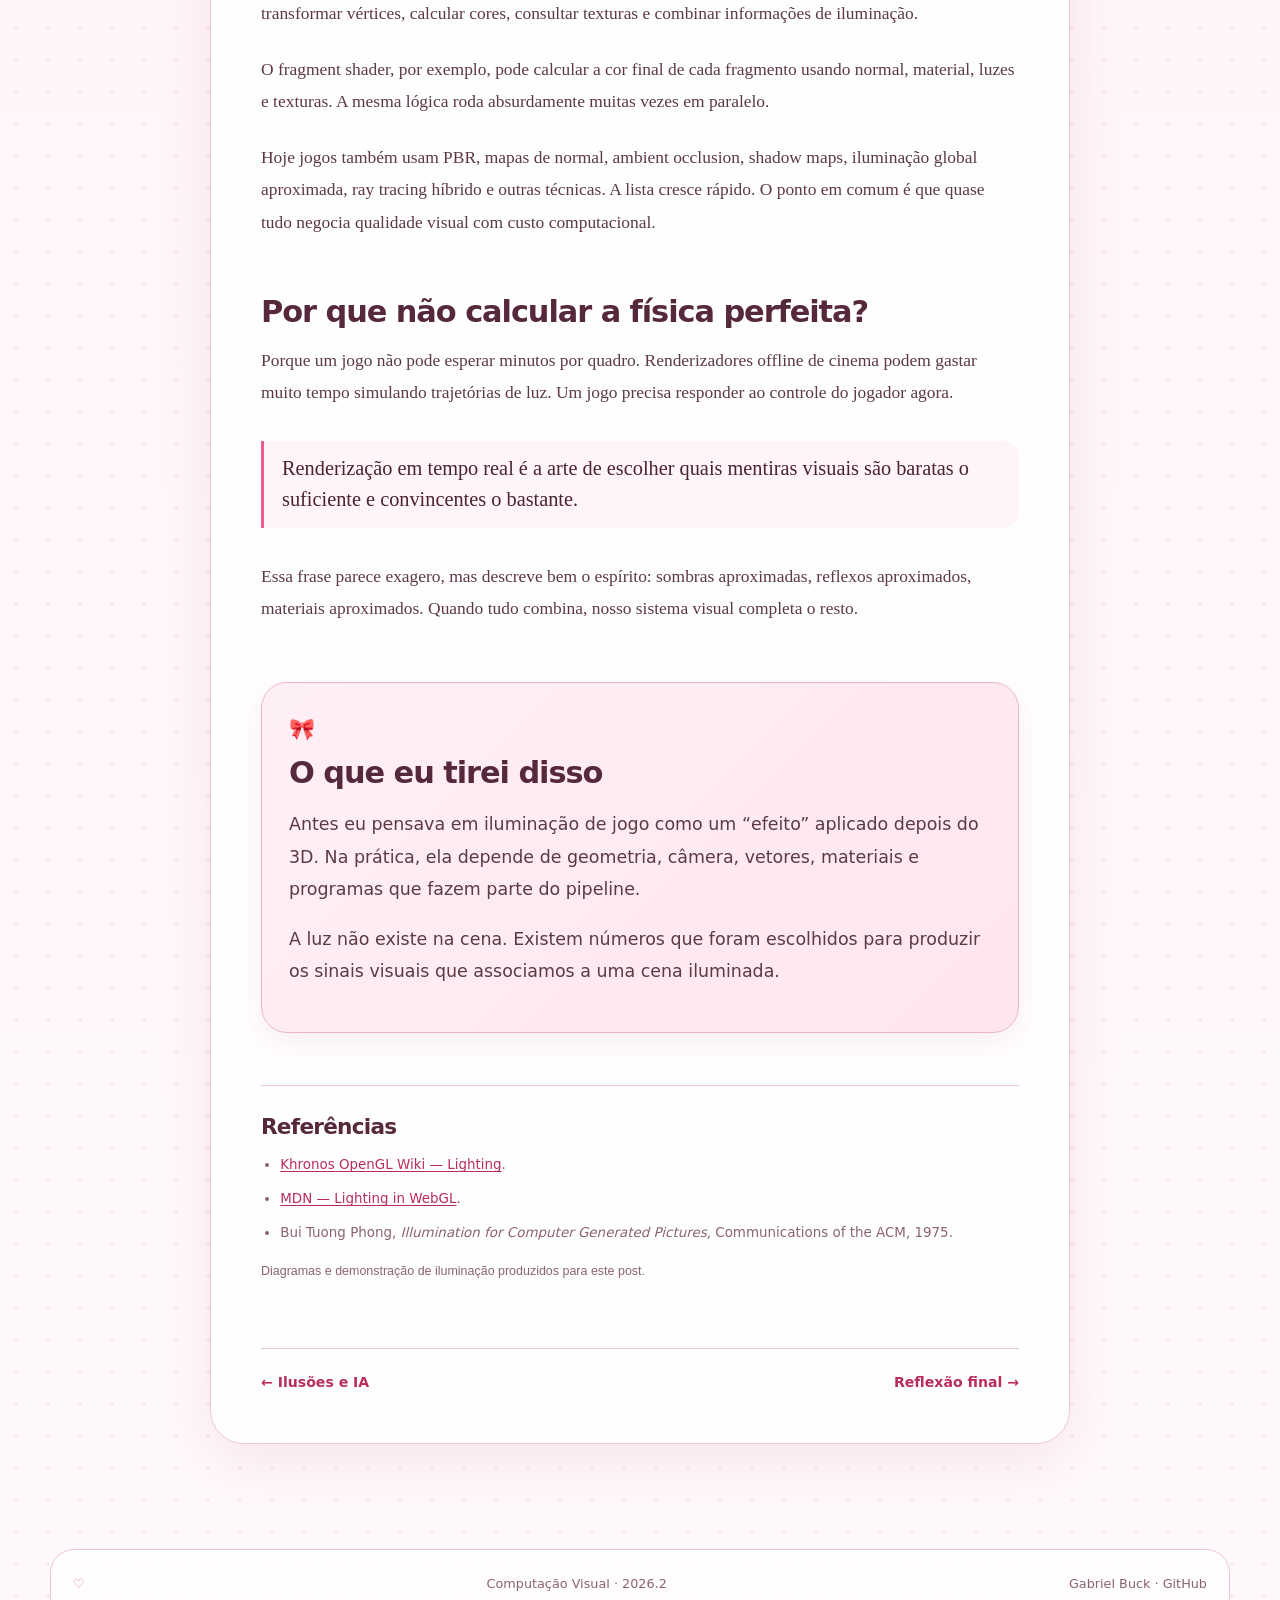
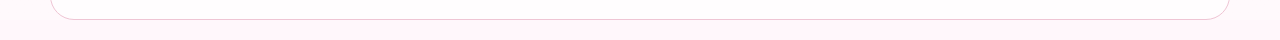
<file: posts/07-iluminacao-shaders.html>
<!doctype html><html lang="pt-BR"><head><meta charset="utf-8"><meta name="viewport" content="width=device-width,initial-scale=1"><meta name="description" content="Como jogos simulam iluminação em tempo real usando normais, diffuse, specular, ambient e shaders."><meta name="theme-color" content="#f6f5f1"><link rel="canonical" href="https://gabrielbuck.github.io/comp_visual/posts/07-iluminacao-shaders.html"><meta property="og:type" content="article"><meta property="og:title" content="Como um videogame inventa uma luz que não existe?"><meta property="og:description" content="Normais, diffuse, specular e shaders: aproximações rápidas que fazem uma cena digital parecer iluminada."><meta property="og:url" content="https://gabrielbuck.github.io/comp_visual/posts/07-iluminacao-shaders.html"><title>Como um videogame inventa uma luz que não existe? · Computação Visual</title><link rel="stylesheet" href="../assets/css/style.css?v=20260901-final"></head><body><a class="skip-link" href="#conteudo">Pular para o conteúdo</a><header class="site-header"><a class="brand" href="../index.html"><span class="brand-mark">CV</span><span>Computação Visual</span></a><nav class="nav"><a href="../index.html">Home</a><a href="../index.html#posts">Posts</a><a href="../index.html#sobre">Sobre</a><a href="../index.html#cronograma">Cronograma</a><a href="https://github.com/GabrielBuck/comp_visual">GitHub ↗</a></nav></header><main id="conteudo"><div class="article-shell"><article><header class="article-header"><a class="back-link" href="../index.html#posts">← Voltar para os posts</a><p class="eyebrow">Post 07 · computação gráfica</p><h1>Como um videogame inventa uma luz que não existe?</h1><p class="article-lead">Não existe lâmpada dentro da GPU. Existe geometria, vetores e um programa pequeno rodando milhões de vezes para convencer nossos olhos.</p><div class="article-meta"><time datetime="2026-10-29">29 de outubro de 2026</time><span>·</span><span>8 min de leitura</span></div><ul class="tag-list"><li>shaders</li><li>normais</li><li>Phong</li><li>renderização</li></ul></header><div class="article-body"><p>Uma esfera cinza desenhada sem iluminação parece um círculo chapado. Adicione um gradiente coerente, um ponto brilhante e uma sombra, e o cérebro aceita quase imediatamente que existe volume ali.</p><p>O interessante é que o computador não precisa simular cada fóton para chegar num resultado convincente. Jogos precisam produzir dezenas ou centenas de quadros por segundo, então a iluminação em tempo real é cheia de aproximações inteligentes.</p><section class="interactive-demo"><h3>Mova a luz</h3><div id="lighting-stage" class="lighting-stage"><div class="light-marker"></div><div class="light-orb"></div><span class="light-label">uma esfera, uma normal aproximada e uma luz virtual</span></div><div class="demo-controls"><label for="light-range"><span>luz à esquerda</span><output id="light-output">35%</output><span>luz à direita</span></label><input id="light-range" type="range" min="0" max="100" value="35"></div></section><h2>Antes da luz, existe geometria</h2><p>Uma malha 3D normalmente é formada por vértices conectados em triângulos. Esses triângulos definem a superfície, mas para iluminar bem também precisamos de uma direção associada a ela: a <strong>normal</strong>.</p><p>A normal funciona como uma seta perpendicular à superfície. Comparando essa direção com a direção da luz, conseguimos estimar o quanto aquela região está virada para a fonte luminosa.</p><figure class="article-figure"><svg viewBox="0 0 760 300" role="img" aria-label="Triângulo com vetor normal e vetor apontando para a luz"><rect width="760" height="300" rx="18" fill="#fff"/><polygon points="170,230 360,230 285,110" fill="#d8dce9" stroke="#242424" stroke-width="3"/><line x1="285" y1="185" x2="285" y2="55" stroke="#3559d9" stroke-width="5"/><polygon points="285,48 276,66 294,66" fill="#3559d9"/><text x="305" y="70" font-family="Arial" font-size="17">normal N</text><circle cx="600" cy="72" r="28" fill="#ffd76a"/><line x1="300" y1="175" x2="570" y2="88" stroke="#d99a2b" stroke-width="4" stroke-dasharray="9 8"/><text x="450" y="113" font-family="Arial" font-size="17">direção da luz L</text></svg><figcaption>Quanto mais alinhadas estão a normal e a direção da luz, maior tende a ser a contribuição difusa.</figcaption></figure><h2>Diffuse: a parte que dá volume</h2><p>No modelo de Lambert, a intensidade difusa depende do produto escalar entre a normal da superfície e a direção da luz. Quando as duas apontam quase na mesma direção, a superfície recebe mais luz. Quando formam um ângulo grande, recebe menos.</p><div class="equation">diffuse ≈ max(dot(N, L), 0)</div><p>Essa conta é barata e já produz algo que nosso cérebro lê como volume. É uma aproximação simples, mas extremamente útil.</p><h2>Specular: aquele pontinho que denuncia o material</h2><p>Além da luz difusa, superfícies podem produzir brilho especular. Ele depende da luz, da normal e também da direção da câmera. É o brilho que muda de posição quando você movimenta o ponto de vista.</p><p>Modelos como Phong e Blinn-Phong usam fórmulas compactas para aproximar esse comportamento. Um expoente controla o tamanho do brilho: baixo produz uma mancha larga; alto produz um ponto mais concentrado.</p><div class="concept-map"><div class="concept"><span class="concept-code">A</span><strong>Ambient</strong><p>Uma base de iluminação para evitar áreas completamente pretas.</p></div><div class="concept"><span class="concept-code">D</span><strong>Diffuse</strong><p>Dá forma ao objeto de acordo com a orientação da superfície.</p></div><div class="concept"><span class="concept-code">S</span><strong>Specular</strong><p>Cria reflexos dependentes da posição da câmera e do material.</p></div></div><h2>Onde entram os shaders</h2><p>Um shader é um programa pequeno executado pela GPU. Dependendo da etapa do pipeline, ele pode transformar vértices, calcular cores, consultar texturas e combinar informações de iluminação.</p><p>O fragment shader, por exemplo, pode calcular a cor final de cada fragmento usando normal, material, luzes e texturas. A mesma lógica roda absurdamente muitas vezes em paralelo.</p><p>Hoje jogos também usam PBR, mapas de normal, ambient occlusion, shadow maps, iluminação global aproximada, ray tracing híbrido e outras técnicas. A lista cresce rápido. O ponto em comum é que quase tudo negocia qualidade visual com custo computacional.</p><h2>Por que não calcular a física perfeita?</h2><p>Porque um jogo não pode esperar minutos por quadro. Renderizadores offline de cinema podem gastar muito tempo simulando trajetórias de luz. Um jogo precisa responder ao controle do jogador agora.</p><blockquote>Renderização em tempo real é a arte de escolher quais mentiras visuais são baratas o suficiente e convincentes o bastante.</blockquote><p>Essa frase parece exagero, mas descreve bem o espírito: sombras aproximadas, reflexos aproximados, materiais aproximados. Quando tudo combina, nosso sistema visual completa o resto.</p><section class="takeaway"><h2>O que eu tirei disso</h2><p>Antes eu pensava em iluminação de jogo como um “efeito” aplicado depois do 3D. Na prática, ela depende de geometria, câmera, vetores, materiais e programas que fazem parte do pipeline.</p><p>A luz não existe na cena. Existem números que foram escolhidos para produzir os sinais visuais que associamos a uma cena iluminada.</p></section><section class="references"><h2>Referências</h2><ul><li><a href="https://www.khronos.org/opengl/wiki/Lighting">Khronos OpenGL Wiki — Lighting</a>.</li><li><a href="https://developer.mozilla.org/en-US/docs/Web/API/WebGL_API/Tutorial/Lighting_in_WebGL">MDN — Lighting in WebGL</a>.</li><li>Bui Tuong Phong, <cite>Illumination for Computer Generated Pictures</cite>, Communications of the ACM, 1975.</li></ul><p class="credits-note">Diagramas e demonstração de iluminação produzidos para este post.</p></section></div><nav class="post-nav"><a href="06-ilusoes-ia.html">← Ilusões e IA</a><a href="08-reflexao-final.html">Reflexão final →</a></nav></article></div></main><footer class="footer"><p><a href="../index.html">Computação Visual</a> · 2026.2</p><p>Gabriel Buck · <a href="https://github.com/GabrielBuck/comp_visual">GitHub</a></p></footer><script src="../assets/js/post-07-light.js?v=20260901-final"></script></body></html>
</file>
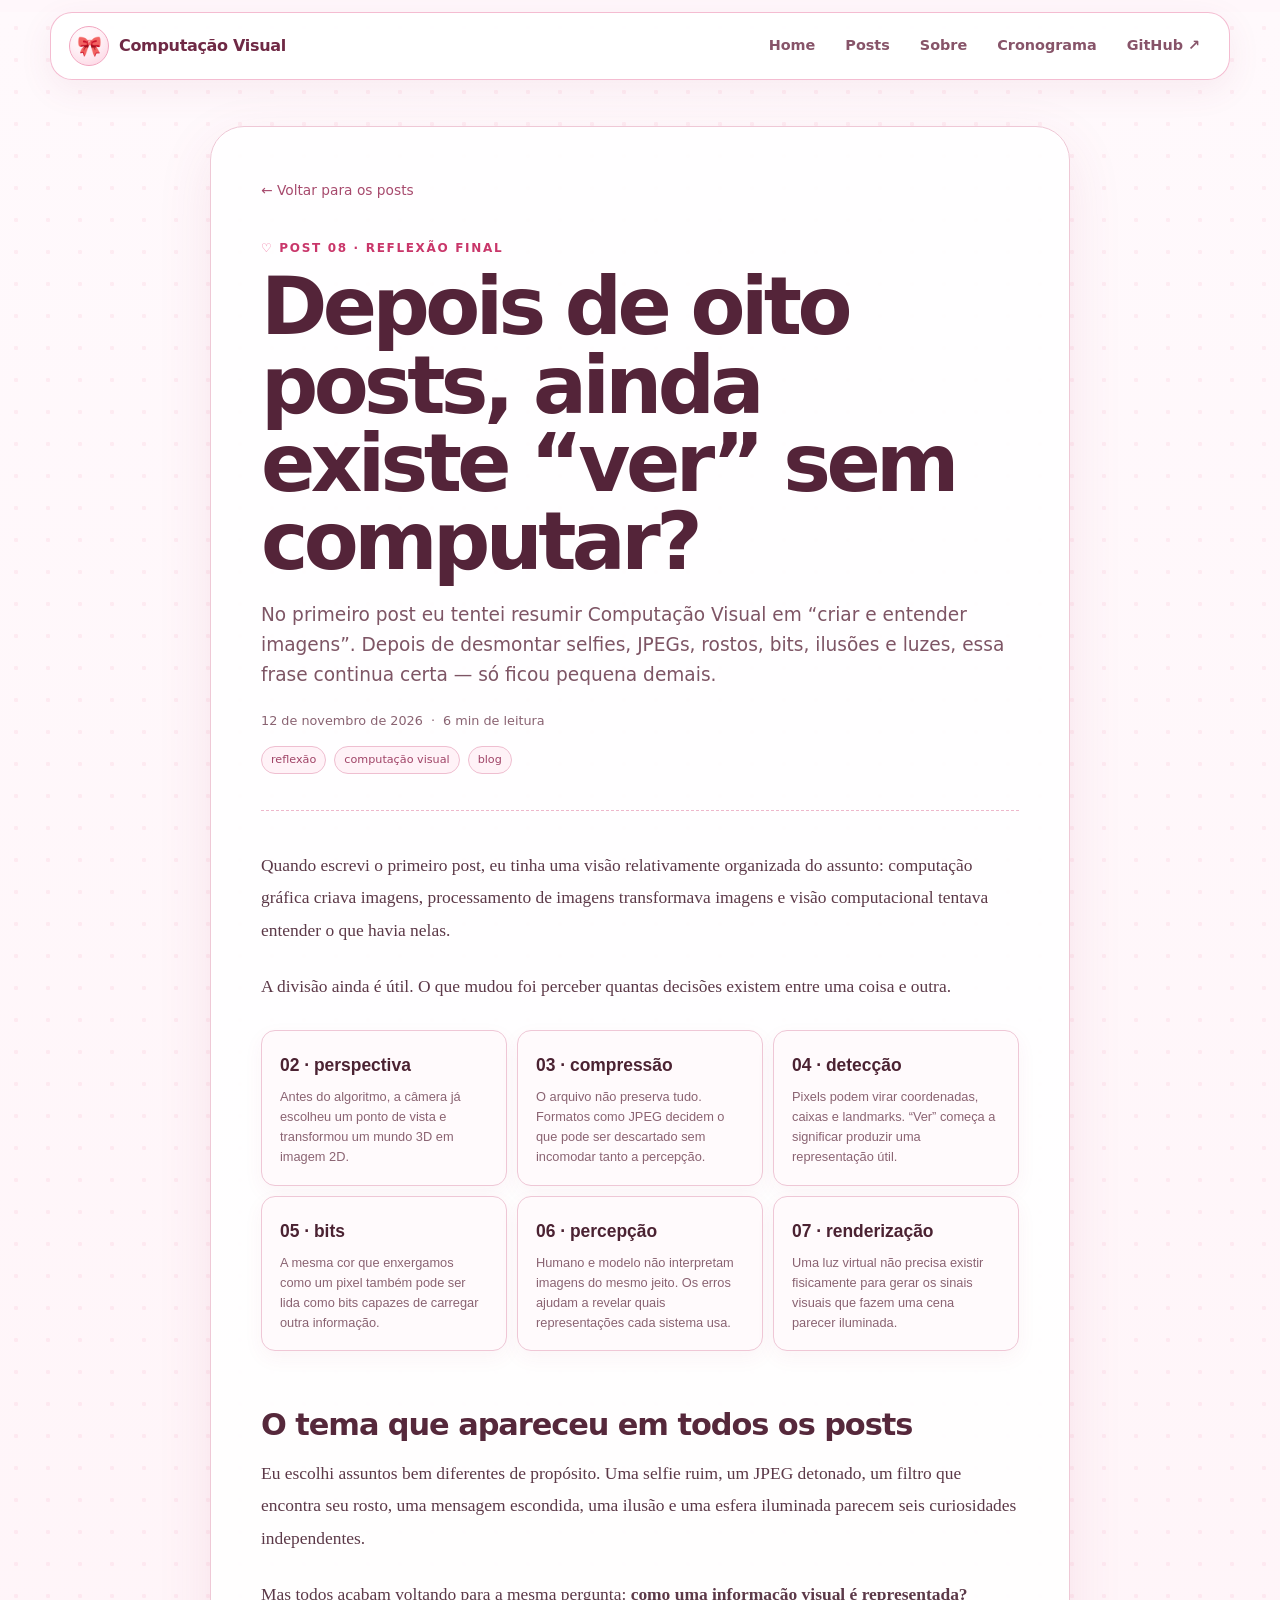
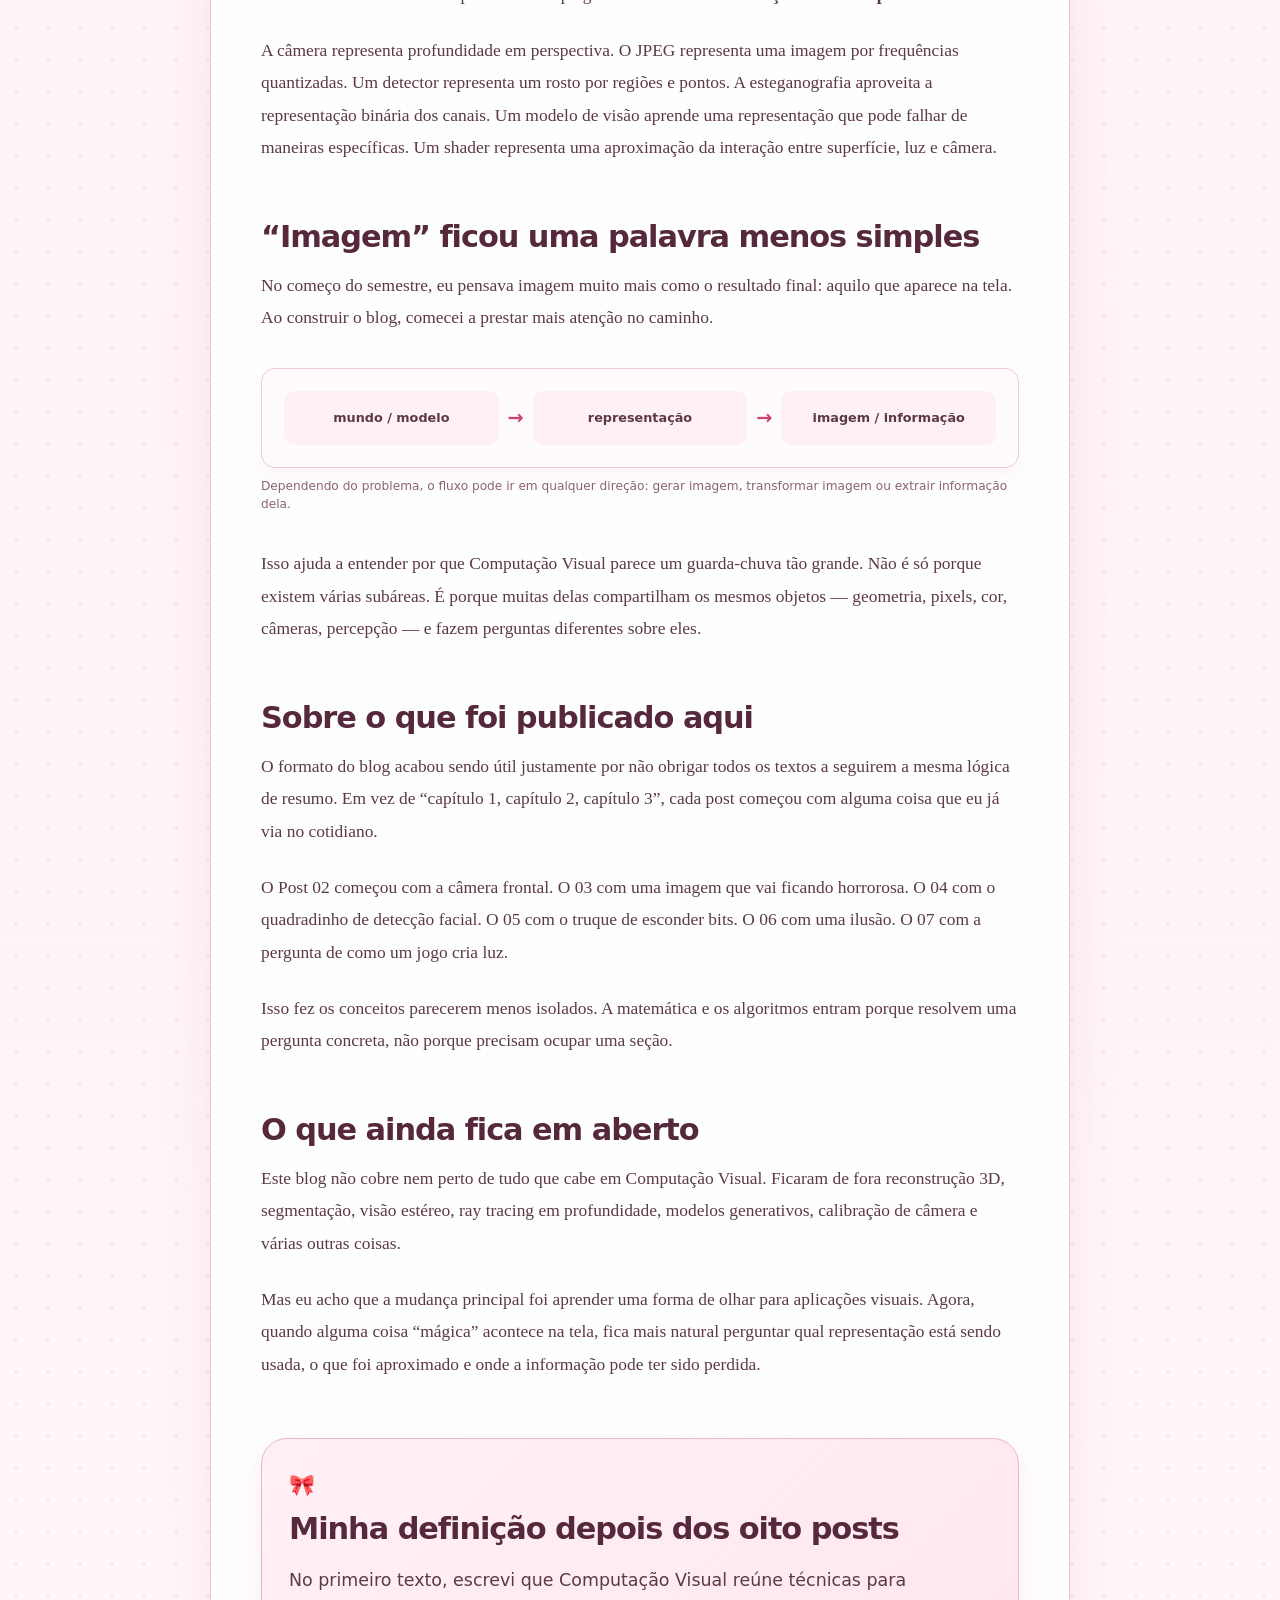
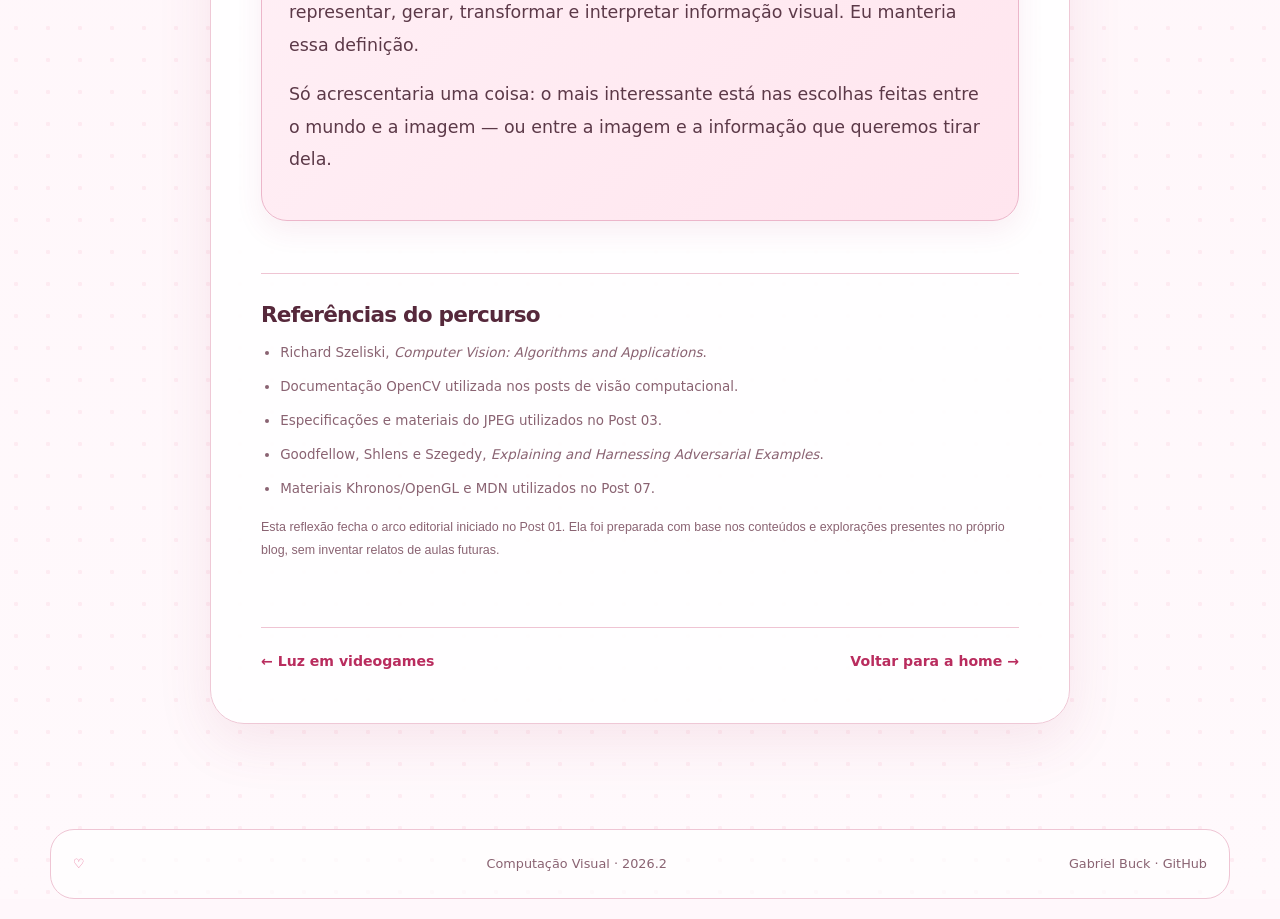
<file: posts/08-reflexao-final.html>
<!doctype html><html lang="pt-BR"><head><meta charset="utf-8"><meta name="viewport" content="width=device-width,initial-scale=1"><meta name="description" content="Reflexão final do blog de Computação Visual, conectando perspectiva, compressão, visão computacional, representação, percepção e renderização."><meta name="theme-color" content="#f6f5f1"><link rel="canonical" href="https://gabrielbuck.github.io/comp_visual/posts/08-reflexao-final.html"><meta property="og:type" content="article"><meta property="og:title" content="Depois de oito posts, ainda existe ver sem computar?"><meta property="og:description" content="Uma volta ao primeiro post para comparar a ideia inicial de Computação Visual com os temas explorados ao longo do blog."><meta property="og:url" content="https://gabrielbuck.github.io/comp_visual/posts/08-reflexao-final.html"><title>Depois de oito posts, ainda existe ver sem computar? · Computação Visual</title><link rel="stylesheet" href="../assets/css/style.css?v=20260901-final"></head><body><a class="skip-link" href="#conteudo">Pular para o conteúdo</a><header class="site-header"><a class="brand" href="../index.html"><span class="brand-mark">CV</span><span>Computação Visual</span></a><nav class="nav"><a href="../index.html">Home</a><a href="../index.html#posts">Posts</a><a href="../index.html#sobre">Sobre</a><a href="../index.html#cronograma">Cronograma</a><a href="https://github.com/GabrielBuck/comp_visual">GitHub ↗</a></nav></header><main id="conteudo"><div class="article-shell"><article><header class="article-header"><a class="back-link" href="../index.html#posts">← Voltar para os posts</a><p class="eyebrow">Post 08 · reflexão final</p><h1>Depois de oito posts, ainda existe “ver” sem computar?</h1><p class="article-lead">No primeiro post eu tentei resumir Computação Visual em “criar e entender imagens”. Depois de desmontar selfies, JPEGs, rostos, bits, ilusões e luzes, essa frase continua certa — só ficou pequena demais.</p><div class="article-meta"><time datetime="2026-11-12">12 de novembro de 2026</time><span>·</span><span>6 min de leitura</span></div><ul class="tag-list"><li>reflexão</li><li>computação visual</li><li>blog</li></ul></header><div class="article-body"><p>Quando escrevi o primeiro post, eu tinha uma visão relativamente organizada do assunto: computação gráfica criava imagens, processamento de imagens transformava imagens e visão computacional tentava entender o que havia nelas.</p><p>A divisão ainda é útil. O que mudou foi perceber quantas decisões existem entre uma coisa e outra.</p><div class="reflection-grid"><div><strong>02 · perspectiva</strong><p>Antes do algoritmo, a câmera já escolheu um ponto de vista e transformou um mundo 3D em imagem 2D.</p></div><div><strong>03 · compressão</strong><p>O arquivo não preserva tudo. Formatos como JPEG decidem o que pode ser descartado sem incomodar tanto a percepção.</p></div><div><strong>04 · detecção</strong><p>Pixels podem virar coordenadas, caixas e landmarks. “Ver” começa a significar produzir uma representação útil.</p></div><div><strong>05 · bits</strong><p>A mesma cor que enxergamos como um pixel também pode ser lida como bits capazes de carregar outra informação.</p></div><div><strong>06 · percepção</strong><p>Humano e modelo não interpretam imagens do mesmo jeito. Os erros ajudam a revelar quais representações cada sistema usa.</p></div><div><strong>07 · renderização</strong><p>Uma luz virtual não precisa existir fisicamente para gerar os sinais visuais que fazem uma cena parecer iluminada.</p></div></div><h2>O tema que apareceu em todos os posts</h2><p>Eu escolhi assuntos bem diferentes de propósito. Uma selfie ruim, um JPEG detonado, um filtro que encontra seu rosto, uma mensagem escondida, uma ilusão e uma esfera iluminada parecem seis curiosidades independentes.</p><p>Mas todos acabam voltando para a mesma pergunta: <strong>como uma informação visual é representada?</strong></p><p>A câmera representa profundidade em perspectiva. O JPEG representa uma imagem por frequências quantizadas. Um detector representa um rosto por regiões e pontos. A esteganografia aproveita a representação binária dos canais. Um modelo de visão aprende uma representação que pode falhar de maneiras específicas. Um shader representa uma aproximação da interação entre superfície, luz e câmera.</p><h2>“Imagem” ficou uma palavra menos simples</h2><p>No começo do semestre, eu pensava imagem muito mais como o resultado final: aquilo que aparece na tela. Ao construir o blog, comecei a prestar mais atenção no caminho.</p><figure class="article-figure"><div class="process-flow"><span>mundo / modelo</span><b>→</b><span>representação</span><b>→</b><span>imagem / informação</span></div><figcaption>Dependendo do problema, o fluxo pode ir em qualquer direção: gerar imagem, transformar imagem ou extrair informação dela.</figcaption></figure><p>Isso ajuda a entender por que Computação Visual parece um guarda-chuva tão grande. Não é só porque existem várias subáreas. É porque muitas delas compartilham os mesmos objetos — geometria, pixels, cor, câmeras, percepção — e fazem perguntas diferentes sobre eles.</p><h2>Sobre o que foi publicado aqui</h2><p>O formato do blog acabou sendo útil justamente por não obrigar todos os textos a seguirem a mesma lógica de resumo. Em vez de “capítulo 1, capítulo 2, capítulo 3”, cada post começou com alguma coisa que eu já via no cotidiano.</p><p>O Post 02 começou com a câmera frontal. O 03 com uma imagem que vai ficando horrorosa. O 04 com o quadradinho de detecção facial. O 05 com o truque de esconder bits. O 06 com uma ilusão. O 07 com a pergunta de como um jogo cria luz.</p><p>Isso fez os conceitos parecerem menos isolados. A matemática e os algoritmos entram porque resolvem uma pergunta concreta, não porque precisam ocupar uma seção.</p><h2>O que ainda fica em aberto</h2><p>Este blog não cobre nem perto de tudo que cabe em Computação Visual. Ficaram de fora reconstrução 3D, segmentação, visão estéreo, ray tracing em profundidade, modelos generativos, calibração de câmera e várias outras coisas.</p><p>Mas eu acho que a mudança principal foi aprender uma forma de olhar para aplicações visuais. Agora, quando alguma coisa “mágica” acontece na tela, fica mais natural perguntar qual representação está sendo usada, o que foi aproximado e onde a informação pode ter sido perdida.</p><section class="takeaway"><h2>Minha definição depois dos oito posts</h2><p>No primeiro texto, escrevi que Computação Visual reúne técnicas para representar, gerar, transformar e interpretar informação visual. Eu manteria essa definição.</p><p>Só acrescentaria uma coisa: o mais interessante está nas escolhas feitas entre o mundo e a imagem — ou entre a imagem e a informação que queremos tirar dela.</p></section><section class="references"><h2>Referências do percurso</h2><ul><li>Richard Szeliski, <cite>Computer Vision: Algorithms and Applications</cite>.</li><li>Documentação OpenCV utilizada nos posts de visão computacional.</li><li>Especificações e materiais do JPEG utilizados no Post 03.</li><li>Goodfellow, Shlens e Szegedy, <cite>Explaining and Harnessing Adversarial Examples</cite>.</li><li>Materiais Khronos/OpenGL e MDN utilizados no Post 07.</li></ul><p class="credits-note">Esta reflexão fecha o arco editorial iniciado no Post 01. Ela foi preparada com base nos conteúdos e explorações presentes no próprio blog, sem inventar relatos de aulas futuras.</p></section></div><nav class="post-nav"><a href="07-iluminacao-shaders.html">← Luz em videogames</a><a href="../index.html">Voltar para a home →</a></nav></article></div></main><footer class="footer"><p><a href="../index.html">Computação Visual</a> · 2026.2</p><p>Gabriel Buck · <a href="https://github.com/GabrielBuck/comp_visual">GitHub</a></p></footer></body></html>
</file>
<file: assets/css/style.css>
@import url("./base.css");
@import url("./kawaii.css");
</file>
